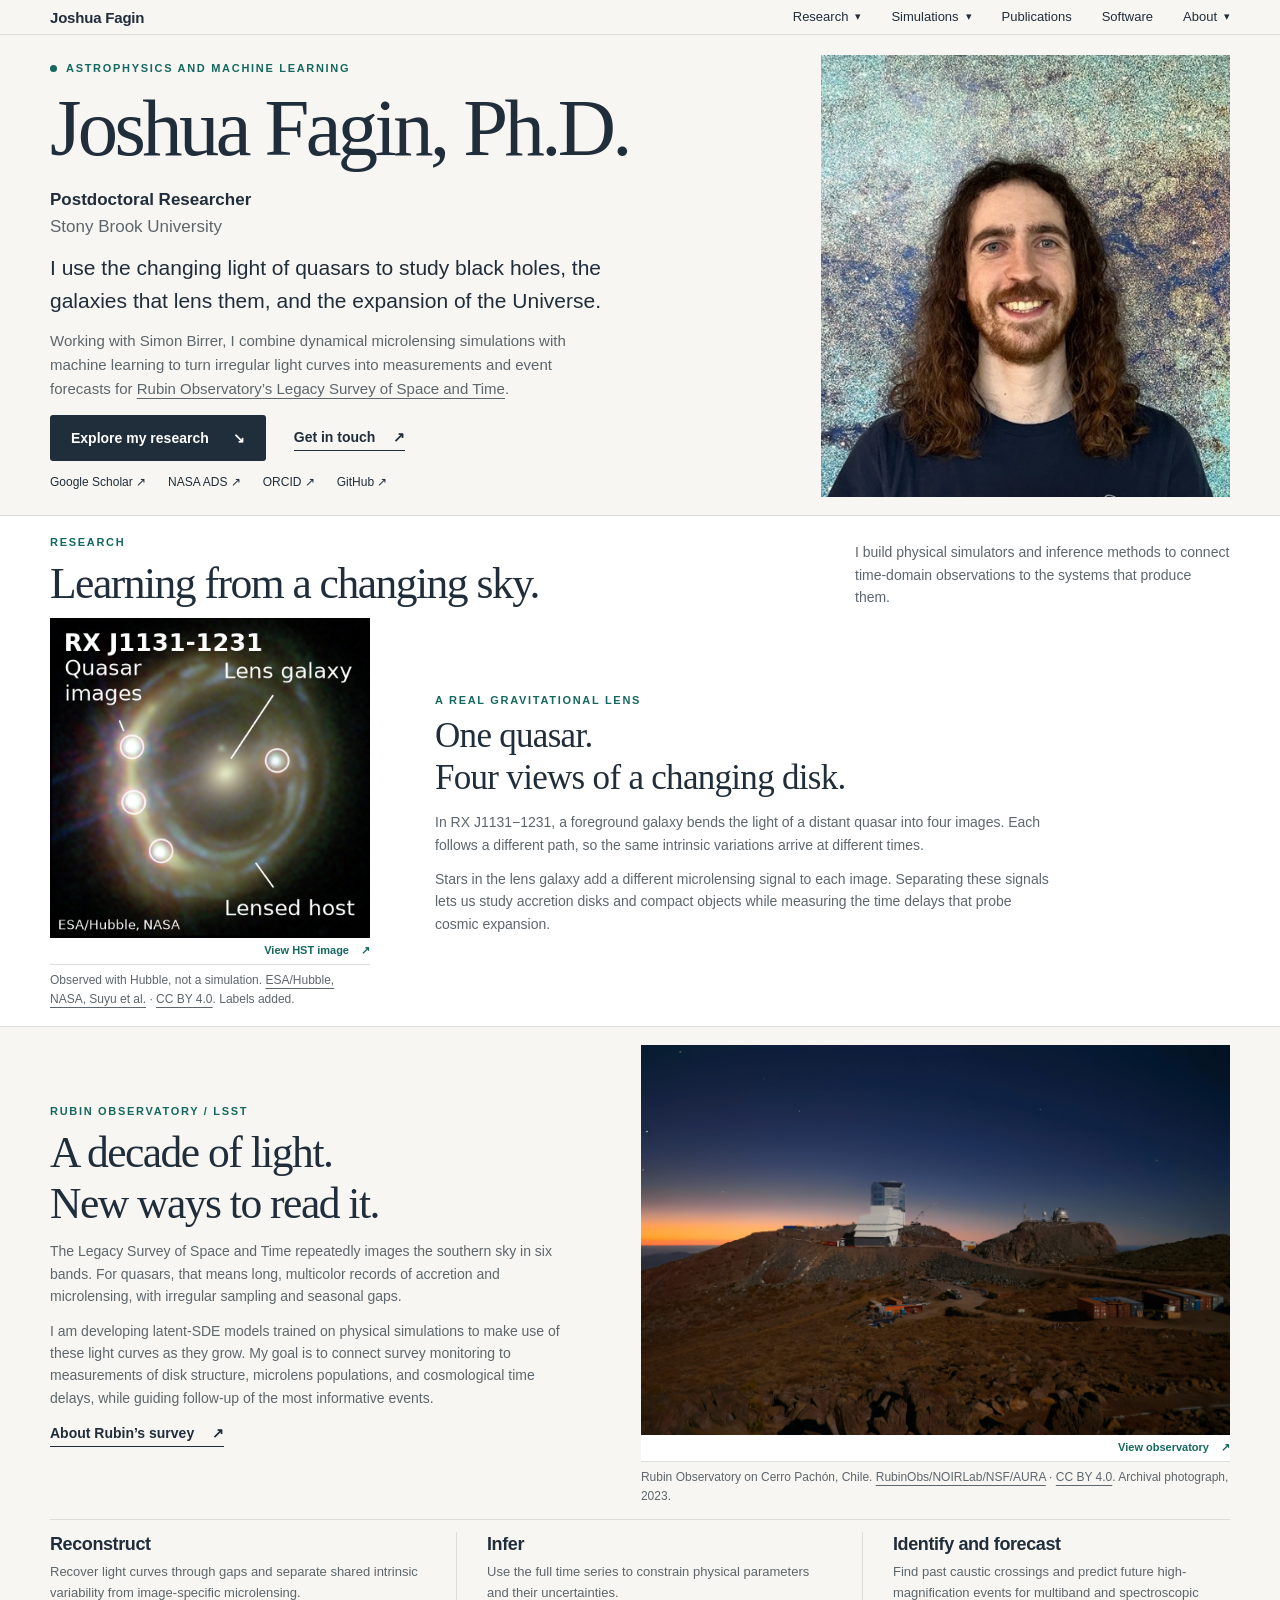
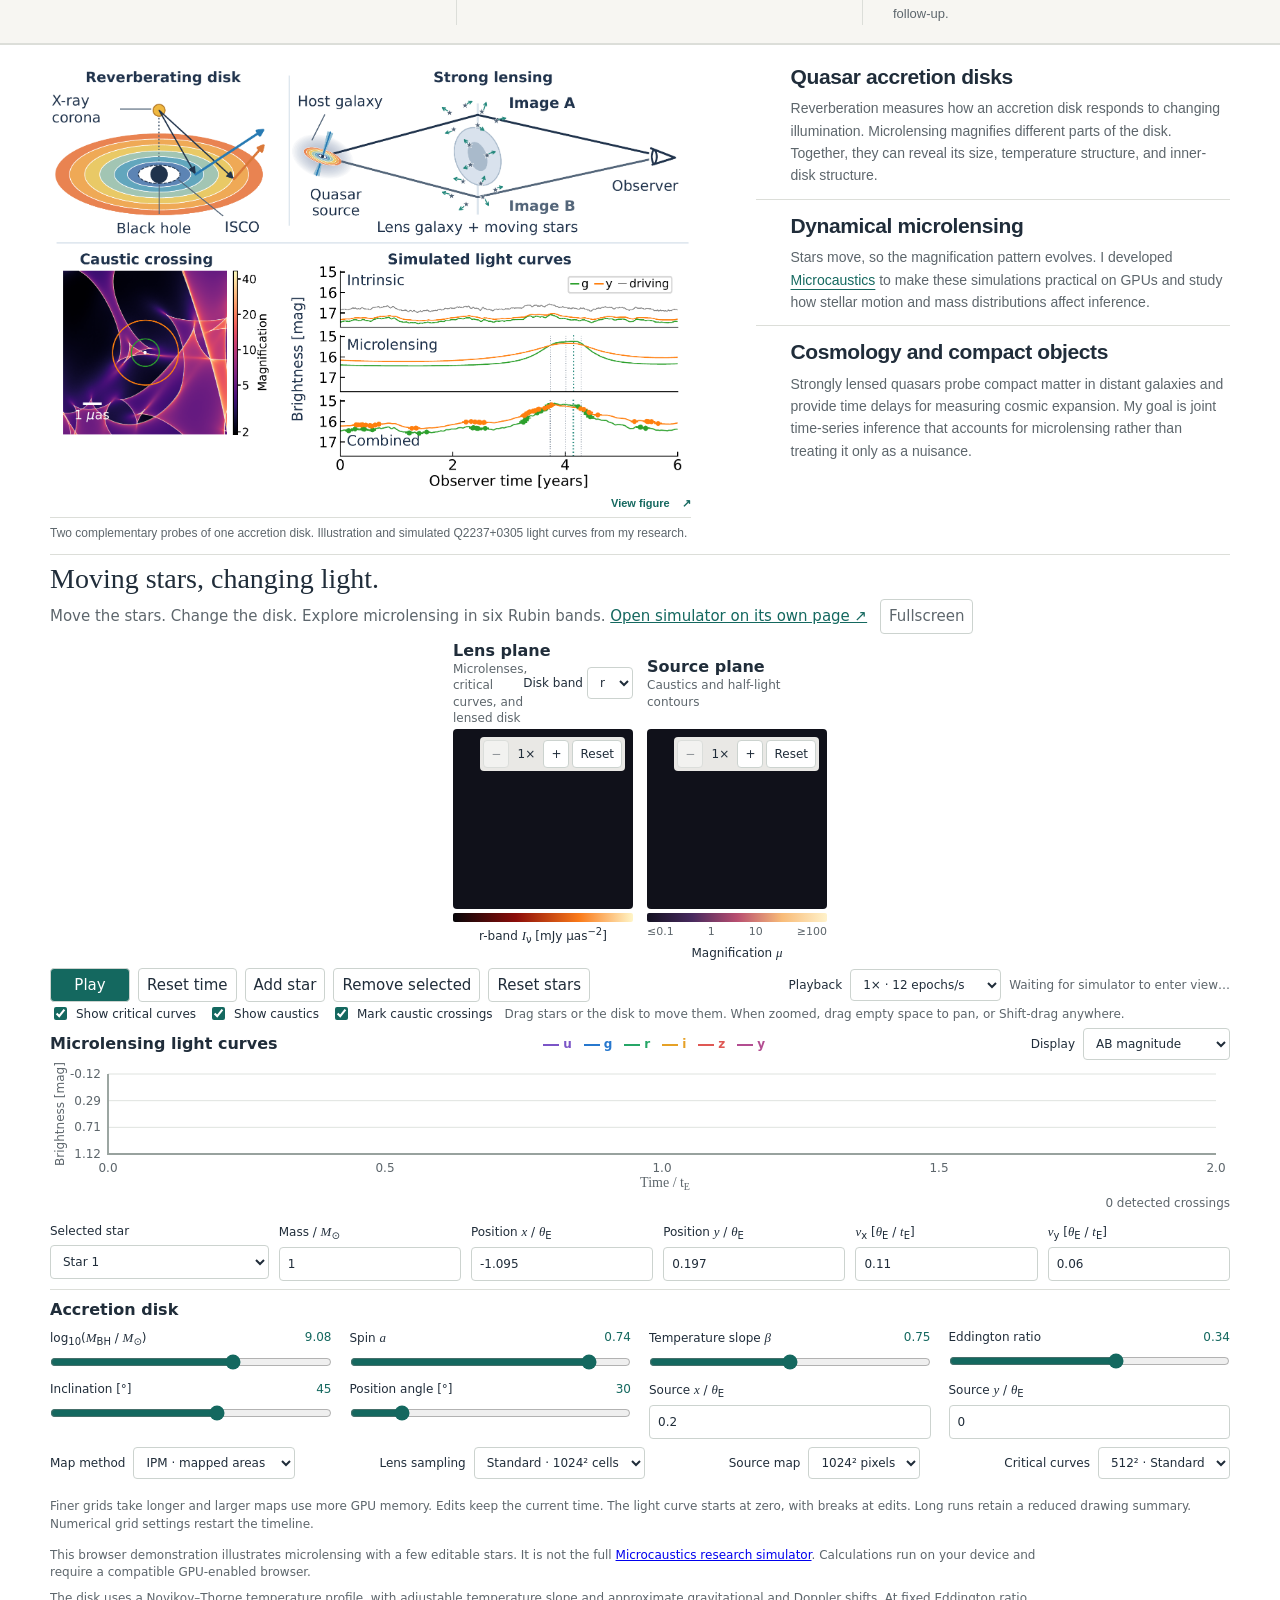
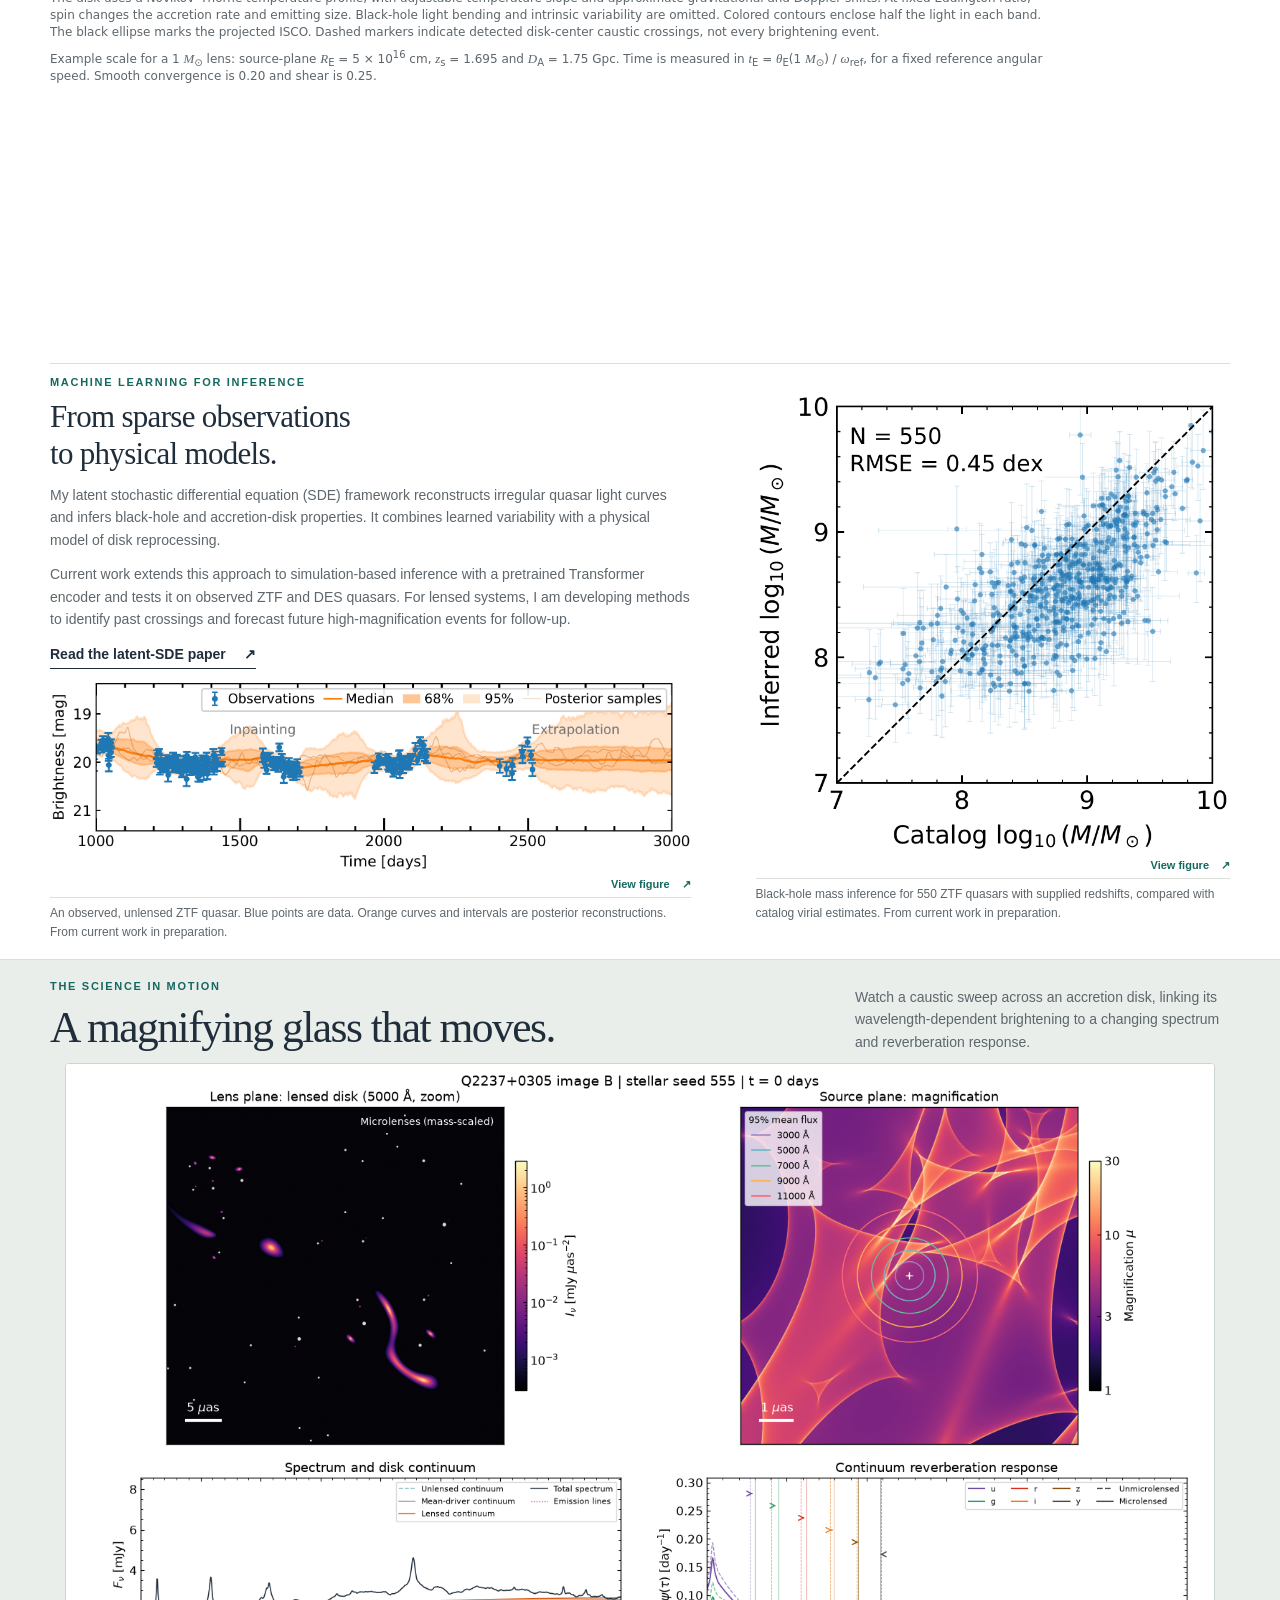
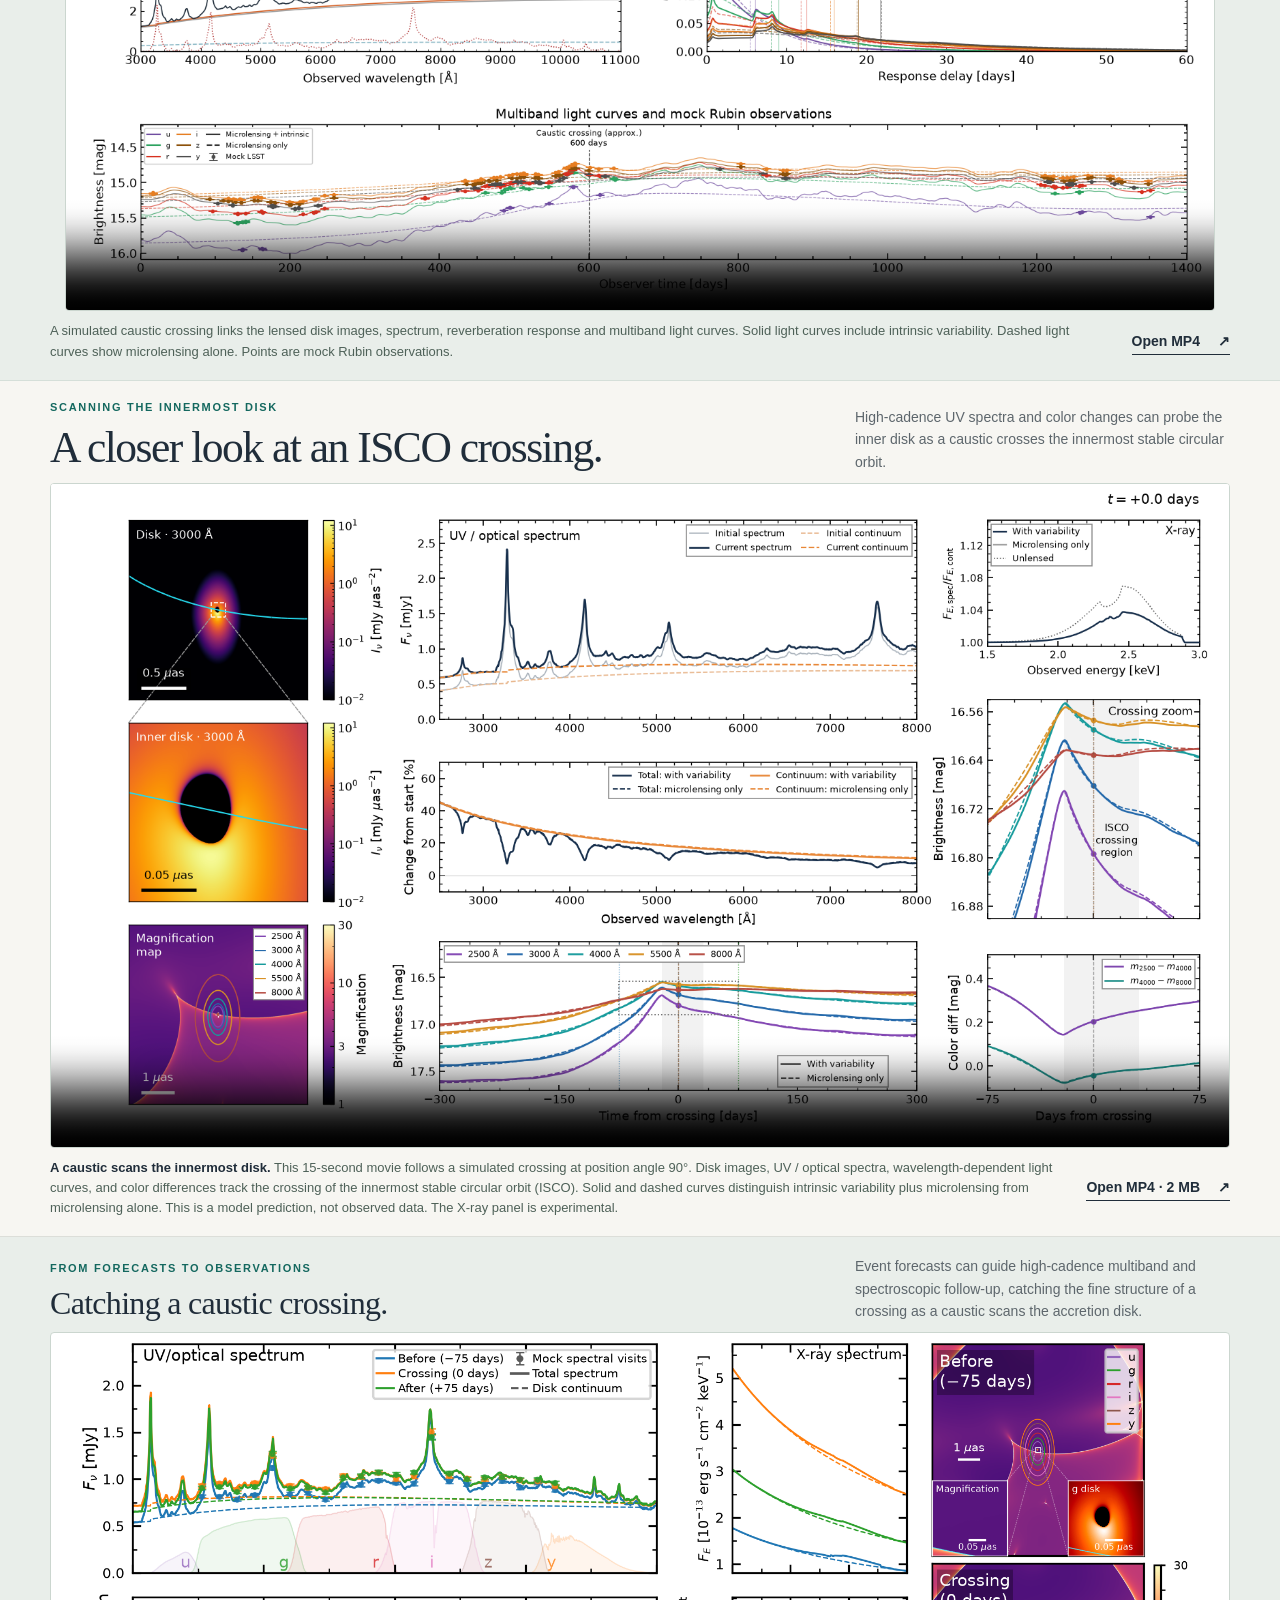
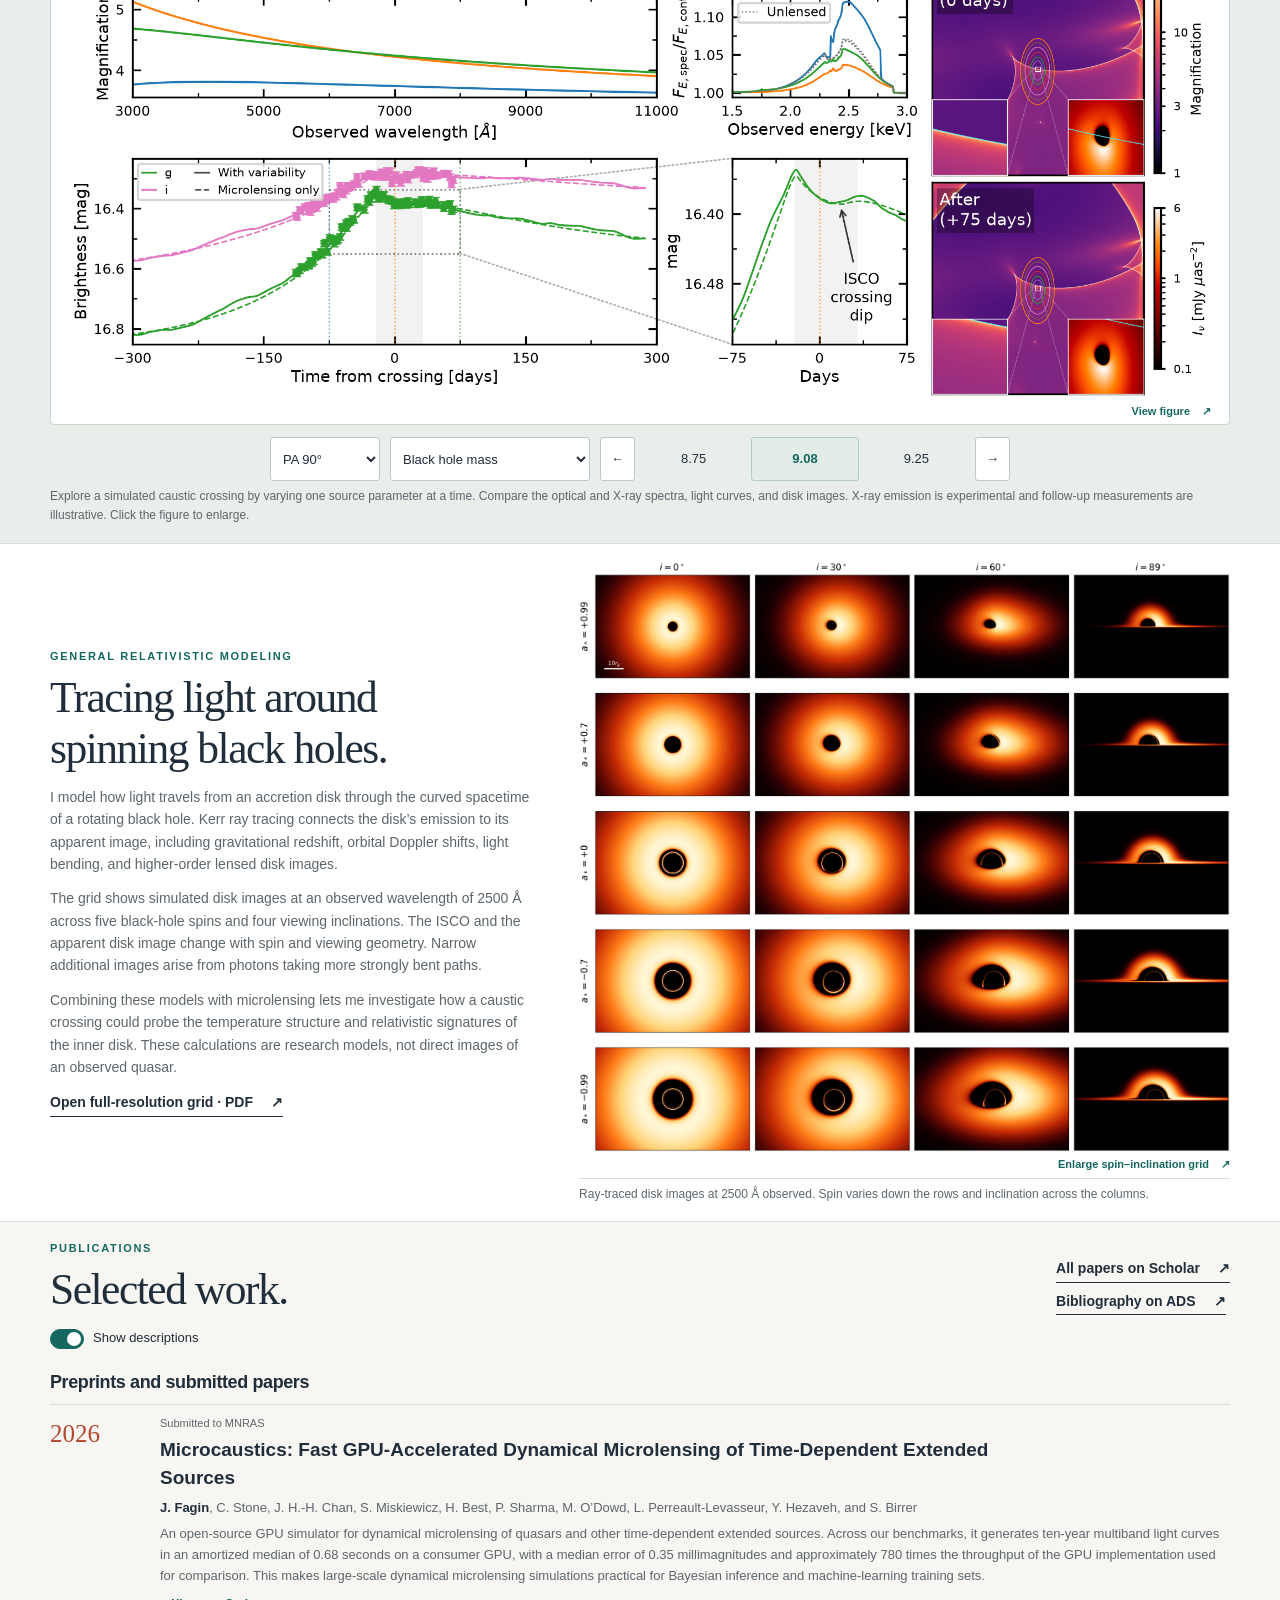
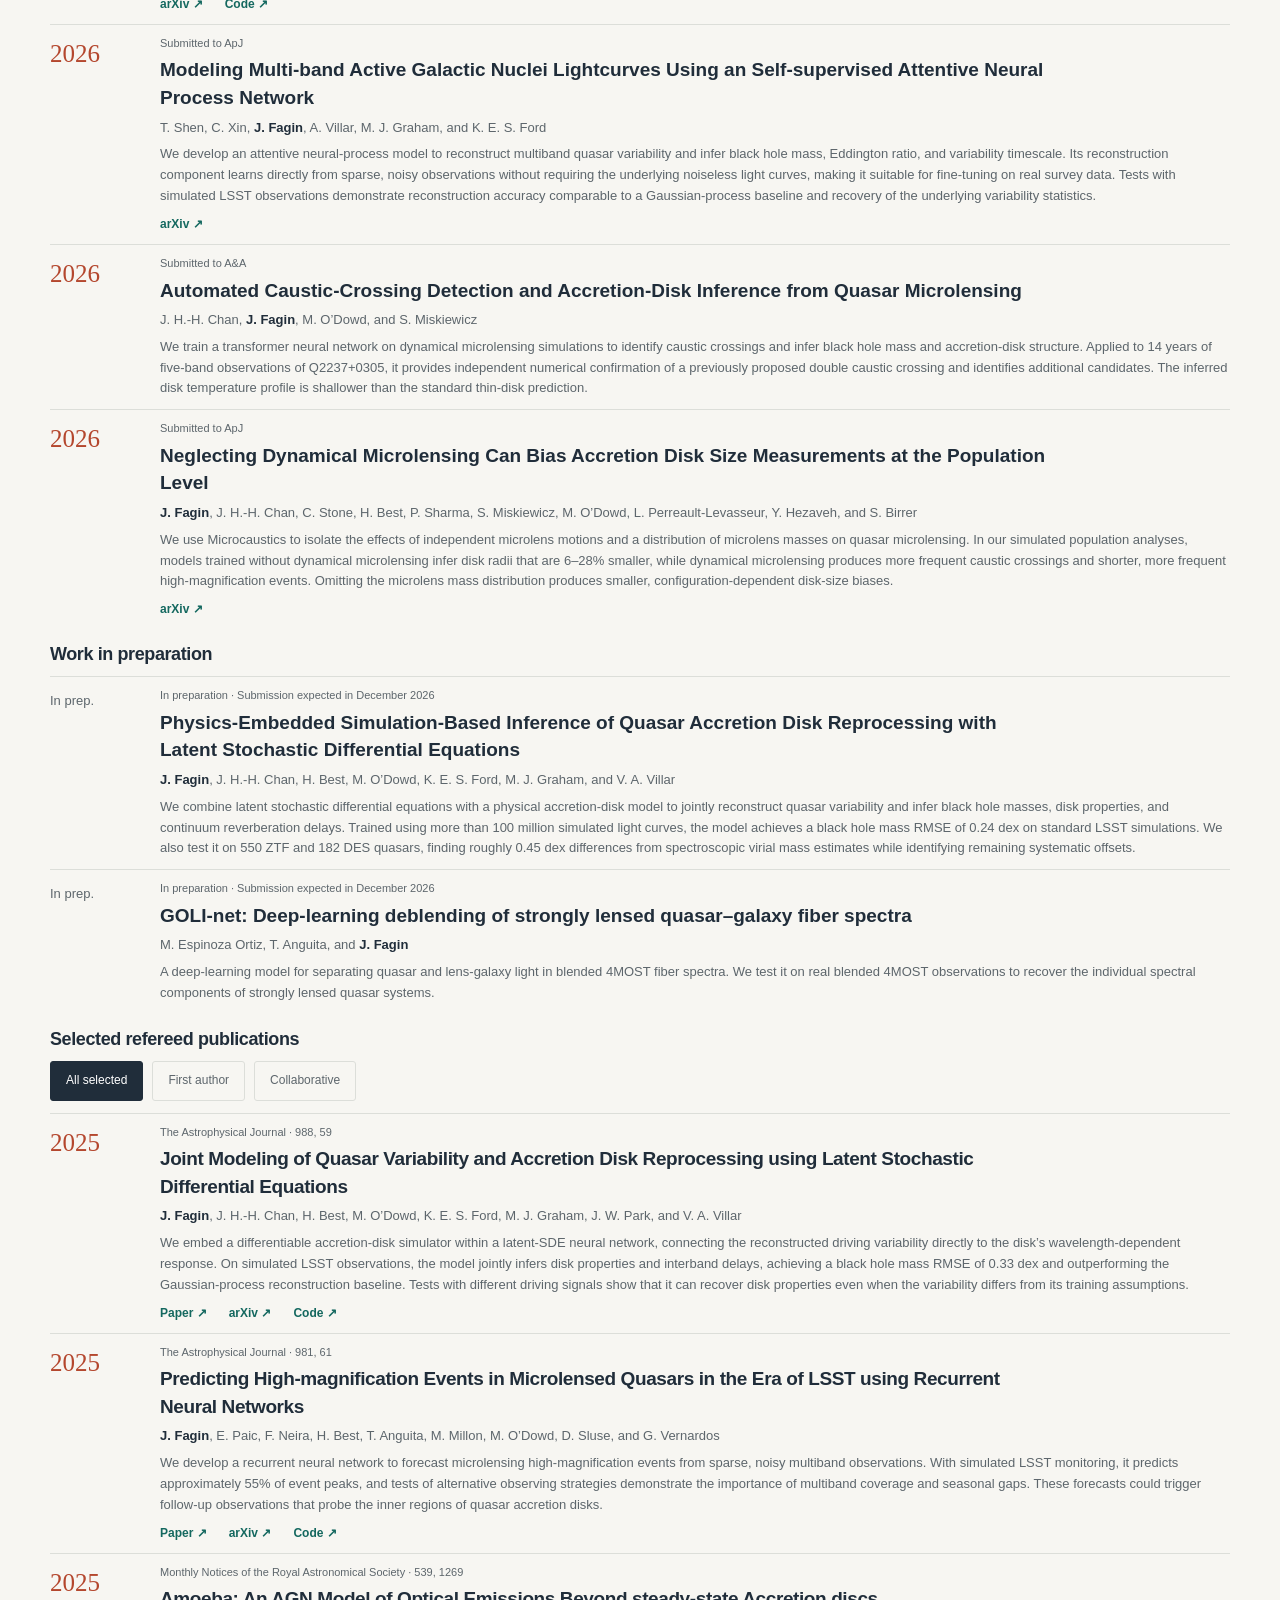
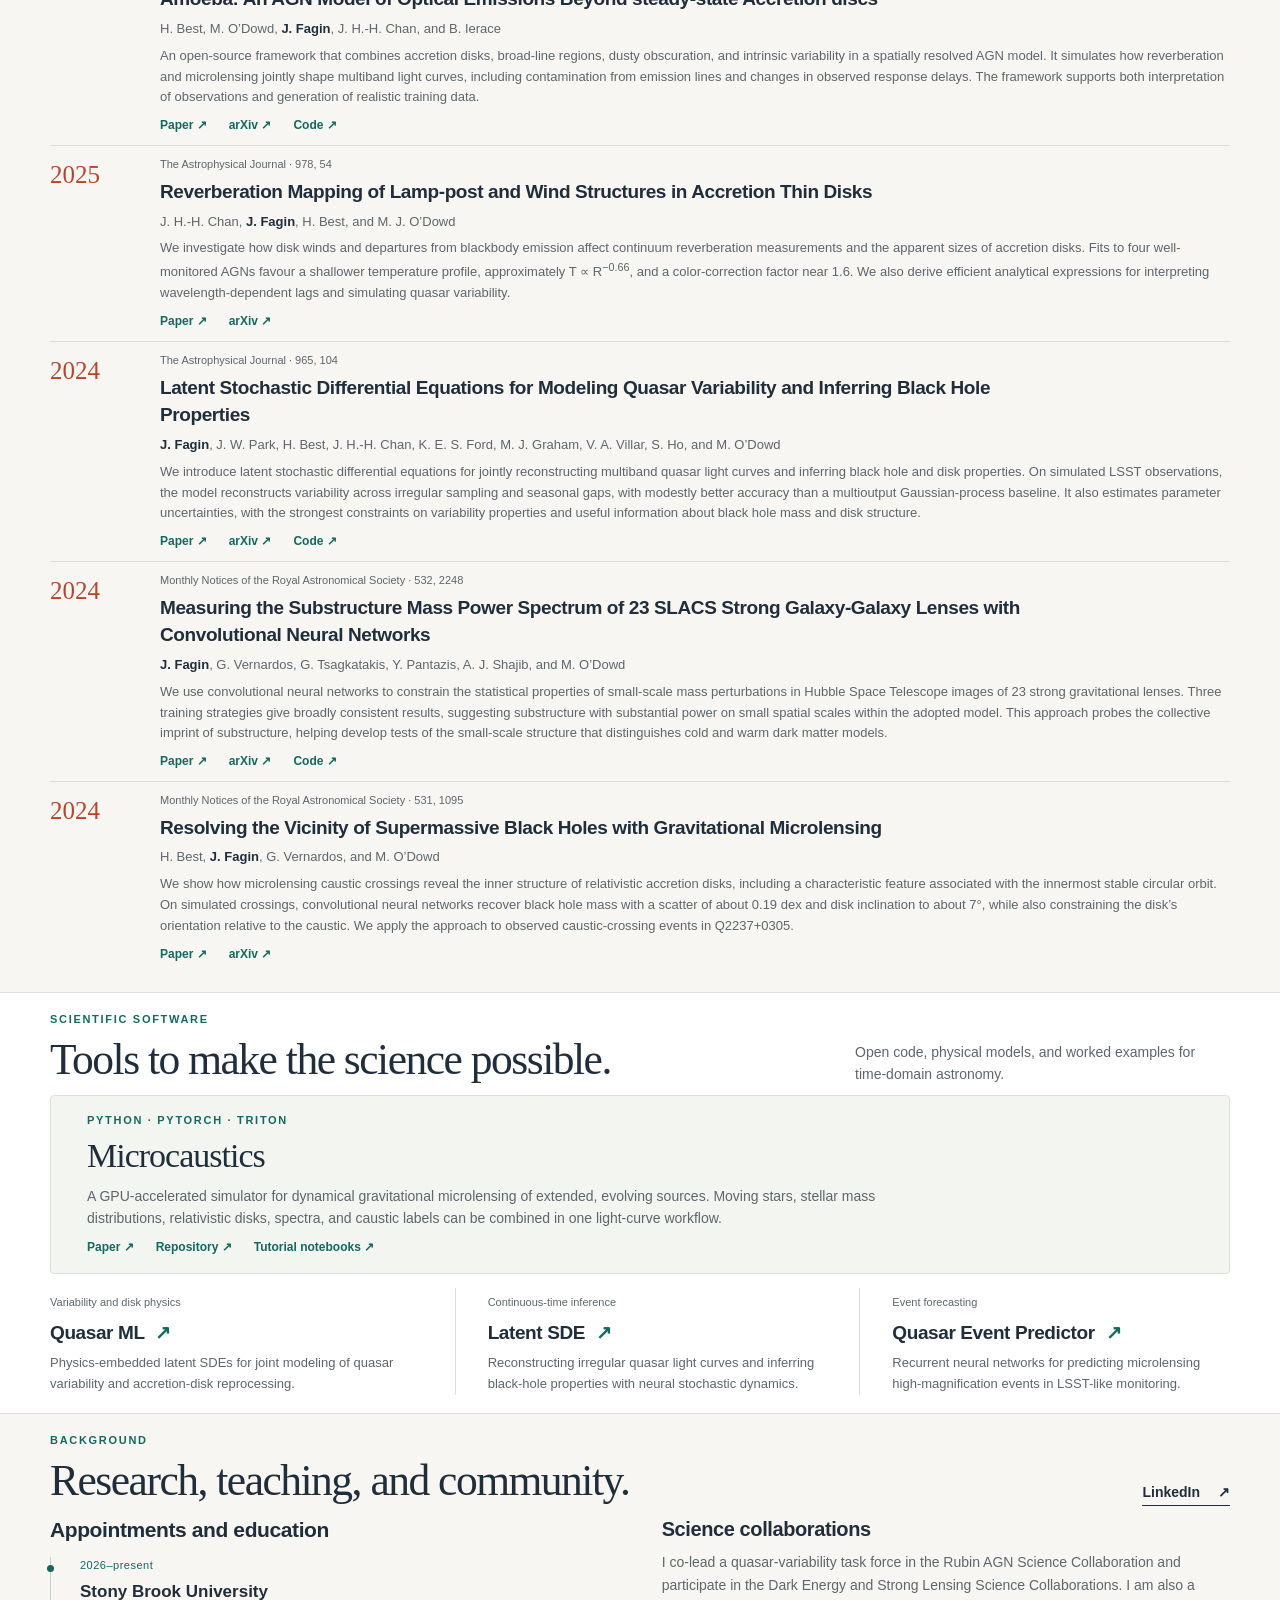
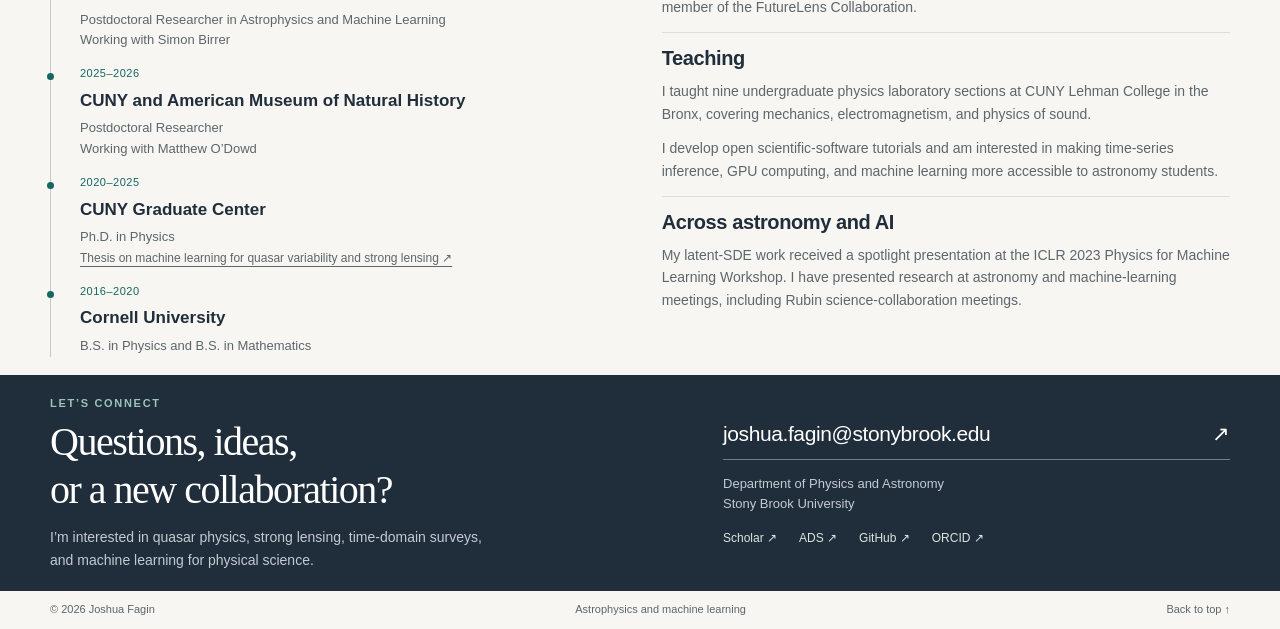
<file: index.html>
<!doctype html>
<html lang="en">
<head>
  <meta charset="utf-8">
  <meta name="viewport" content="width=device-width, initial-scale=1">
  <meta name="description" content="Joshua Fagin is a postdoctoral researcher at Stony Brook University working on quasar variability, dynamical microlensing, and machine learning.">
  <meta name="theme-color" content="#f7f6f2">
  <meta property="og:type" content="website">
  <meta property="og:title" content="Joshua Fagin | Astrophysics and Machine Learning">
  <meta property="og:description" content="Using changing quasar light to study black holes, compact objects, and cosmology. Research, publications, and scientific software.">
  <meta property="og:image" content="https://jfagin.github.io/assets/joshua-fagin.jpg">
  <meta property="og:image:alt" content="Joshua Fagin in front of an astronomical image">
  <meta property="og:url" content="https://jfagin.github.io/">
  <link rel="canonical" href="https://jfagin.github.io/">
  <link rel="icon" href="assets/favicon.svg" type="image/svg+xml">
  <link rel="stylesheet" href="styles.css?v=20261105-figure-fit">
  <script src="script.js?v=20261104-science-movies" defer></script>
  <script src="simulator-embed.js?v=20261105-figure-fit" defer></script>
  <link rel="stylesheet" href="crossing.css?v=20261025-spins">
  <script src="crossing-data.js?v=20261025-spins" defer></script>
  <script src="crossing.js?v=20261025-spins" defer></script>
  <title>Joshua Fagin | Astrophysics and Machine Learning</title>
  <script type="application/ld+json">
  {
    "@context": "https://schema.org",
    "@type": "Person",
    "name": "Joshua Fagin",
    "url": "https://jfagin.github.io/",
    "jobTitle": "Postdoctoral Researcher in Astrophysics and Machine Learning",
    "affiliation": {"@type": "CollegeOrUniversity", "name": "Stony Brook University"},
    "email": "mailto:joshua.fagin@stonybrook.edu",
    "sameAs": ["https://scholar.google.com/citations?user=cvoJrPEAAAAJ", "https://orcid.org/0000-0001-8723-6136", "https://github.com/JFagin"],
    "knowsAbout": ["Gravitational microlensing", "Quasar variability", "Machine learning", "Time-delay cosmography"]
  }
  </script>
  <script type="application/ld+json">
  {
    "@context": "https://schema.org",
    "@type": "ScholarlyArticle",
    "name": "Modeling Multi-band Active Galactic Nuclei Lightcurves Using an Self-supervised Attentive Neural Process Network",
    "url": "https://arxiv.org/abs/2610.24195",
    "identifier": "arXiv:2610.24195",
    "author": [
      {"@type": "Person", "name": "Tzuken Shen"},
      {"@type": "Person", "name": "Chengcheng Xin"},
      {"@type": "Person", "name": "Joshua Fagin"},
      {"@type": "Person", "name": "Ashley Villar"},
      {"@type": "Person", "name": "Matthew J. Graham"},
      {"@type": "Person", "name": "K.E. Saavik Ford"}
    ],
    "creativeWorkStatus": "Submitted to ApJ"
  }
  </script>
</head>
<body>
  <a class="skip-link" href="#main">Skip to content</a>
  <header class="site-header">
    <div class="container header-inner">
      <a class="wordmark" href="#home" aria-label="Joshua Fagin, home">Joshua Fagin</a>
      <button class="menu-toggle" type="button" aria-expanded="false" aria-controls="site-nav" hidden>Menu <span aria-hidden="true">+</span></button>
      <nav id="site-nav" aria-label="Main navigation">
        <details class="nav-group">
          <summary>Research <span class="nav-chevron" aria-hidden="true">▾</span></summary>
          <div class="nav-dropdown">
            <a href="#research">Lensed quasars</a>
            <a href="#rubin">Rubin / LSST</a>
            <a href="#accretion-disks">Microlensing and accretion disks</a>
            <a href="#machine-learning">Machine learning</a>
            <a href="#general-relativity">General relativistic modeling</a>
          </div>
        </details>
        <details class="nav-group">
          <summary>Simulations <span class="nav-chevron" aria-hidden="true">▾</span></summary>
          <div class="nav-dropdown">
            <a href="#interactive-microlensing">Interactive microlensing</a>
            <a href="#in-motion">Microlensing spectra and responses</a>
            <a href="#isco-crossing">UV / ISCO crossing movie</a>
            <a href="#follow-up">Caustic crossings</a>
          </div>
        </details>
        <a href="#publications">Publications</a>
        <a href="#software">Software</a>
        <details class="nav-group">
          <summary>About <span class="nav-chevron" aria-hidden="true">▾</span></summary>
          <div class="nav-dropdown">
            <a href="#education">Appointments and education</a>
            <a href="#teaching-service">Teaching and service</a>
            <a href="#contact">Contact</a>
          </div>
        </details>
      </nav>
    </div>
  </header>

  <main id="main">
    <section class="hero container" id="home" aria-labelledby="hero-title">
      <div class="hero-copy">
        <p class="eyebrow"><span class="status-dot" aria-hidden="true"></span> Astrophysics and machine learning</p>
        <h1 id="hero-title">Joshua Fagin, Ph.D.</h1>
        <p class="position">Postdoctoral Researcher<br><span>Stony Brook University</span></p>
        <p class="hero-intro">I use the changing light of quasars to study black holes, the galaxies that lens them, and the expansion of the Universe.</p>
        <p class="hero-detail">Working with Simon Birrer, I combine dynamical microlensing simulations with machine learning to turn irregular light curves into measurements and event forecasts for <a href="#rubin">Rubin Observatory’s Legacy Survey of Space and Time</a>.</p>
        <div class="hero-actions">
          <a class="button button-primary" href="#research">Explore my research <span aria-hidden="true">↘</span></a>
          <a class="text-link" href="mailto:joshua.fagin@stonybrook.edu">Get in touch <span aria-hidden="true">↗</span></a>
        </div>
        <div class="profile-links" aria-label="Research profiles">
          <a href="https://scholar.google.com/citations?hl=en&amp;user=cvoJrPEAAAAJ">Google Scholar <span aria-hidden="true">↗</span></a>
          <a href="https://ui.adsabs.harvard.edu/search/q=author%3A%22Fagin%2C%20Joshua%22&amp;sort=date%20desc">NASA ADS <span aria-hidden="true">↗</span></a>
          <a href="https://orcid.org/0000-0001-8723-6136">ORCID <span aria-hidden="true">↗</span></a>
          <a href="https://github.com/JFagin">GitHub <span aria-hidden="true">↗</span></a>
        </div>
      </div>
      <figure class="portrait">
        <div class="portrait-frame"><img src="assets/joshua-fagin.jpg" alt="Joshua Fagin" width="529" height="529" fetchpriority="high"></div>
      </figure>
    </section>

    <section class="research section" id="research" aria-labelledby="research-title">
      <div class="container">
        <div class="section-heading">
          <div><p class="eyebrow">Research</p><h2 id="research-title">Learning from a changing sky.</h2></div>
          <p>I build physical simulators and inference methods to connect time-domain observations to the systems that produce them.</p>
        </div>

        <article class="real-lens-feature" aria-labelledby="real-lens-title">
          <figure class="science-figure real-lens-figure">
            <a href="assets/rx-j1131-hst.png" class="figure-link" data-figure data-title="RX J1131−1231, one quasar and four images" data-caption="Hubble Space Telescope observations of RX J1131−1231. Four images of the same quasar surround the foreground lens galaxy, with the quasar's host galaxy stretched into arcs. Image from ESA/Hubble, NASA, Suyu et al., CC BY 4.0. Labels and circles added for my proposal.">
              <img src="assets/rx-j1131-hst.png" alt="Labeled Hubble image of RX J1131−1231 showing four quasar images, the central foreground lens galaxy, and the lensed host-galaxy arcs" width="418" height="418" loading="lazy">
              <span class="enlarge-label">View HST image <span aria-hidden="true">↗</span></span>
            </a>
            <figcaption>Observed with Hubble, not a simulation. <a href="https://esahubble.org/images/heic1702d/">ESA/Hubble, NASA, Suyu et al.</a> · <a href="https://creativecommons.org/licenses/by/4.0/">CC BY 4.0</a>. Labels added.</figcaption>
          </figure>
          <div class="feature-copy">
            <p class="eyebrow">A real gravitational lens</p>
            <h3 id="real-lens-title">One quasar.<br>Four views of a changing disk.</h3>
            <p>In RX J1131−1231, a foreground galaxy bends the light of a distant quasar into four images. Each follows a different path, so the same intrinsic variations arrive at different times.</p>
            <p>Stars in the lens galaxy add a different microlensing signal to each image. Separating these signals lets us study accretion disks and compact objects while measuring the time delays that probe cosmic expansion.</p>
          </div>
        </article>

      </div>
    </section>

    <section class="rubin-section section" id="rubin" aria-labelledby="rubin-title">
      <div class="container">
        <div class="rubin-feature">
          <div class="feature-copy">
            <p class="eyebrow">Rubin Observatory / LSST</p>
            <h2 id="rubin-title">A decade of light.<br>New ways to read it.</h2>
            <p>The Legacy Survey of Space and Time repeatedly images the southern sky in six bands. For quasars, that means long, multicolor records of accretion and microlensing, with irregular sampling and seasonal gaps.</p>
            <p>I am developing latent-SDE models trained on physical simulations to make use of these light curves as they grow. My goal is to connect survey monitoring to measurements of disk structure, microlens populations, and cosmological time delays, while guiding follow-up of the most informative events.</p>
            <a class="text-link" href="https://rubinobservatory.org/explore/how-rubin-works/lsst">About Rubin’s survey <span aria-hidden="true">↗</span></a>
          </div>
          <figure class="science-figure rubin-photo">
            <a href="assets/rubin-observatory.jpg" class="figure-link" data-figure data-title="Vera C. Rubin Observatory" data-caption="Rubin Observatory on Cerro Pachón, Chile, at twilight. Archival observatory photograph released in 2023, not a rendering. Credit to RubinObs/NOIRLab/NSF/AURA, CC BY 4.0. Original photograph unchanged.">
              <img src="assets/rubin-observatory.jpg" alt="Vera C. Rubin Observatory on Cerro Pachón beneath a blue and orange twilight sky" width="4928" height="3264" loading="lazy">
              <span class="enlarge-label">View observatory <span aria-hidden="true">↗</span></span>
            </a>
            <figcaption>Rubin Observatory on Cerro Pachón, Chile. <a href="https://noirlab.edu/public/images/noirlab2327c/">RubinObs/NOIRLab/NSF/AURA</a> · <a href="https://creativecommons.org/licenses/by/4.0/">CC BY 4.0</a>. Archival photograph, 2023.</figcaption>
          </figure>
        </div>
        <div class="rubin-goals" aria-label="My research goals for Rubin light curves">
          <article><h3>Reconstruct</h3><p>Recover light curves through gaps and separate shared intrinsic variability from image-specific microlensing.</p></article>
          <article><h3>Infer</h3><p>Use the full time series to constrain physical parameters and their uncertainties.</p></article>
          <article><h3>Identify and forecast</h3><p>Find past caustic crossings and predict future high-magnification events for multiband and spectroscopic follow-up.</p></article>
        </div>
      </div>
    </section>

    <section class="research section research-details" id="accretion-disks" aria-label="Microlensing and machine-learning methods">
      <div class="container">
        <div class="research-overview">
          <figure class="science-figure overview-figure">
            <a href="assets/lensing-and-reverberation.png" class="figure-link" data-figure data-title="Reverberation and gravitational microlensing" data-caption="Physical Q2237+0305 image-A simulation. Intrinsic disk variability and dynamical microlensing combine to produce the observed light curve. The plotted observations are simulated Rubin visits, not real data.">
              <img src="assets/lensing-and-reverberation.png" alt="Diagram connecting a reverberating black-hole accretion disk, a foreground lens galaxy with moving stars, and simulated quasar light curves" width="1847" height="1217" loading="lazy">
              <span class="enlarge-label">View figure <span aria-hidden="true">↗</span></span>
            </a>
            <figcaption>Two complementary probes of one accretion disk. Illustration and simulated Q2237+0305 light curves from my research.</figcaption>
          </figure>
          <div class="research-topics">
            <article>
              <h3>Quasar accretion disks</h3>
              <p>Reverberation measures how an accretion disk responds to changing illumination. Microlensing magnifies different parts of the disk. Together, they can reveal its size, temperature structure, and inner-disk structure.</p>
            </article>
            <article>
              <h3>Dynamical microlensing</h3>
              <p>Stars move, so the magnification pattern evolves. I developed <a href="#microcaustics">Microcaustics</a> to make these simulations practical on GPUs and study how stellar motion and mass distributions affect inference.</p>
            </article>
            <article>
              <h3>Cosmology and compact objects</h3>
              <p>Strongly lensed quasars probe compact matter in distant galaxies and provide time delays for measuring cosmic expansion. My goal is joint time-series inference that accounts for microlensing rather than treating it only as a nuisance.</p>
            </article>
          </div>
        </div>

        <div class="simulator-embed" id="interactive-microlensing">
          <iframe id="microlensing-frame" title="Interactive dynamical microlensing simulator" src="microlensing/index.html?embed=1&amp;v=20261105-figure-fit" loading="lazy" allow="fullscreen" allowfullscreen width="1160" height="1450"></iframe>
        </div>

        <article class="model-feature" id="machine-learning">
          <div class="feature-copy">
            <p class="eyebrow">Machine learning for inference</p>
            <h3>From sparse observations<br>to physical models.</h3>
            <p>My latent stochastic differential equation (SDE) framework reconstructs irregular quasar light curves and infers black-hole and accretion-disk properties. It combines learned variability with a physical model of disk reprocessing.</p>
            <p>Current work extends this approach to simulation-based inference with a pretrained Transformer encoder and tests it on observed ZTF and DES quasars. For lensed systems, I am developing methods to identify past crossings and forecast future high-magnification events for follow-up.</p>
            <a class="text-link" href="https://doi.org/10.3847/1538-4357/addabc">Read the latent-SDE paper <span aria-hidden="true">↗</span></a>
          </div>
          <figure class="science-figure reconstruction-figure">
            <a href="assets/quasar-reconstruction.png" class="figure-link" data-figure data-title="Reconstructing an observed quasar light curve" data-caption="An unlensed ZTF r-band example from work in preparation. Blue points are observations. Orange curves and intervals show the model's posterior reconstruction, including gaps and extrapolation.">
              <img src="assets/quasar-reconstruction.png" alt="Observed ZTF quasar light curve with latent-SDE posterior samples and uncertainty intervals for inpainting and extrapolation" width="1827" height="545" loading="lazy">
              <span class="enlarge-label">View figure <span aria-hidden="true">↗</span></span>
            </a>
            <figcaption>An observed, unlensed ZTF quasar. Blue points are data. Orange curves and intervals are posterior reconstructions. From current work in preparation.</figcaption>
          </figure>
          <figure class="science-figure mass-figure">
            <a href="assets/ztf-mass-predictions.png" class="figure-link" data-figure data-title="Black-hole mass inference from ZTF light curves" data-caption="Black-hole masses inferred for 550 observed ZTF quasars with supplied redshifts, compared with catalog virial mass estimates. The dashed line marks equality. The reported RMSE is 0.45 dex. From current work in preparation.">
              <img src="assets/ztf-mass-predictions.png" alt="Black-hole masses inferred for 550 ZTF quasars versus catalog virial estimates, with error bars, an equality line, and RMSE of 0.45 dex" width="795" height="770" loading="lazy">
              <span class="enlarge-label">View figure <span aria-hidden="true">↗</span></span>
            </a>
            <figcaption>Black-hole mass inference for 550 ZTF quasars with supplied redshifts, compared with catalog virial estimates. From current work in preparation.</figcaption>
          </figure>
        </article>
      </div>
    </section>

    <section class="in-motion section" id="in-motion" aria-labelledby="motion-title">
      <div class="container">
        <div class="section-heading">
          <div><p class="eyebrow">The science in motion</p><h2 id="motion-title">A magnifying glass that moves.</h2></div>
          <p>Watch a caustic sweep across an accretion disk, linking its wavelength-dependent brightening to a changing spectrum and reverberation response.</p>
        </div>
        <figure class="animation-figure" id="animation-combined">
          <div class="animation-surface animation-video-surface">
            <video id="combined-video" controls playsinline preload="none" poster="assets/microlensing-seed555-forward-60d-poster.png" width="1600" height="1180" data-science-video data-video-name="Microlensing spectra and responses" aria-label="Simulated caustic crossing with lensed disk images, a moving magnification map, spectrum, continuum reverberation response and multiband light curves" aria-describedby="combined-caption">
              <source src="assets/microlensing-seed555-forward-60d-15s.mp4" type="video/mp4">
              <p>Your browser does not support embedded video. <a href="assets/microlensing-seed555-forward-60d-15s.mp4">Open the MP4 movie</a>.</p>
            </video>
          </div>
          <div class="animation-bottom">
              <figcaption id="combined-caption">A simulated caustic crossing links the lensed disk images, spectrum, reverberation response and multiband light curves. Solid light curves include intrinsic variability. Dashed light curves show microlensing alone. Points are mock Rubin observations.</figcaption>
            <a class="text-link" href="assets/microlensing-seed555-forward-60d-15s.mp4">Open MP4 <span aria-hidden="true">↗</span></a>
          </div>
          <p class="animation-note" data-video-error role="status" hidden>The embedded movie could not play. <a href="assets/microlensing-seed555-forward-60d-15s.mp4">Open the MP4 directly</a> or <a href="assets/microlensing-seed555-forward-60d-poster.png">view the still figure</a>.</p>
        </figure>
        <p class="sr-only" id="animation-status" role="status"></p>
      </div>
    </section>

    <section class="isco-section section" id="isco-crossing" aria-labelledby="isco-title">
      <div class="container">
        <div class="section-heading">
          <div><p class="eyebrow">Scanning the innermost disk</p><h2 id="isco-title">A closer look at an ISCO crossing.</h2></div>
          <p>High-cadence UV spectra and color changes can probe the inner disk as a caustic crosses the innermost stable circular orbit.</p>
        </div>
        <figure class="animation-figure" id="animation-isco">
          <div class="animation-surface animation-video-surface">
            <video id="isco-video" controls playsinline preload="none" poster="assets/isco-crossing-pa90-uv-colors-poster.png" width="1728" height="972" data-science-video data-video-name="UV and ISCO crossing" aria-label="Fifteen-second simulated caustic crossing showing ultraviolet spectra, disk images, light curves and color differences" aria-describedby="isco-caption">
              <source src="assets/isco-crossing-pa90-uv-colors-15s.mp4" type="video/mp4">
              <p>Your browser does not support embedded video. <a href="assets/isco-crossing-pa90-uv-colors-15s.mp4">Open the MP4 movie</a>.</p>
            </video>
          </div>
          <div class="animation-bottom">
            <figcaption id="isco-caption"><strong>A caustic scans the innermost disk.</strong> This 15-second movie follows a simulated crossing at position angle 90°. Disk images, UV / optical spectra, wavelength-dependent light curves, and color differences track the crossing of the innermost stable circular orbit (ISCO). Solid and dashed curves distinguish intrinsic variability plus microlensing from microlensing alone. This is a model prediction, not observed data. The X-ray panel is experimental.</figcaption>
            <a class="text-link" href="assets/isco-crossing-pa90-uv-colors-15s.mp4">Open MP4 · 2 MB <span aria-hidden="true">↗</span></a>
          </div>
          <p id="isco-video-error" class="animation-note" data-video-error role="status" hidden>The embedded movie could not play. You can <a href="assets/isco-crossing-pa90-uv-colors-15s.mp4">open the MP4 directly</a> or <a href="assets/isco-crossing-pa90-uv-colors-poster.png">view the still figure</a>.</p>
        </figure>
      </div>
    </section>

    <section class="in-motion section crossing-section" aria-label="Explore caustic-crossing parameters">
      <div class="container">
        <article class="follow-up-feature" id="follow-up" aria-labelledby="follow-up-title">
          <div class="section-heading">
            <div><p class="eyebrow">From forecasts to observations</p><h3 id="follow-up-title">Catching a caustic crossing.</h3></div>
            <p>Event forecasts can guide high-cadence multiband and spectroscopic follow-up, catching the fine structure of a crossing as a caustic scans the accretion disk.</p>
          </div>
          <figure class="science-figure crossing-explorer">
            <a id="crossing-figure" href="assets/crossing/pa90/reference.png" class="figure-link" data-figure data-title="Caustic crossing at position angle 90°" data-caption="Simulated optical and X-ray spectra, light curves, and magnification maps. X-ray emission is experimental and follow-up measurements are illustrative, not observations.">
              <img id="crossing-image" src="assets/crossing/pa90/reference.png" alt="Simulated caustic crossing at position angle 90 degrees with optical and X-ray spectra, light curves and magnification maps" width="2068" height="1194" loading="lazy">
              <span class="enlarge-label">View figure <span aria-hidden="true">↗</span></span>
            </a>
            <div class="crossing-controls" id="crossing-controls" hidden>
              <label class="sr-only" for="crossing-orientation">Reference position angle</label>
              <select id="crossing-orientation" title="Reference position angle for the parameter series"><option value="0">PA 0°</option><option value="90" selected>PA 90°</option></select>
              <label class="sr-only" for="crossing-parameter">Source parameter</label>
              <select id="crossing-parameter">
                <option value="mass">Black hole mass</option><option value="spin">Black hole spin</option>
                <option value="slope">Temperature slope</option><option value="inclination">Disk inclination</option>
                <option value="angle">Position angle</option><option value="corona">Corona width</option>
              </select>
              <div class="crossing-navigation">
                <button id="crossing-previous" type="button" aria-label="Previous parameter value">←</button>
                <div id="crossing-values" role="group" aria-label="Simulated values"></div>
                <button id="crossing-next" type="button" aria-label="Next parameter value">→</button>
              </div>
            </div>
            <figcaption>Explore a simulated caustic crossing by varying one source parameter at a time. Compare the optical and X-ray spectra, light curves, and disk images. X-ray emission is experimental and follow-up measurements are illustrative. Click the figure to enlarge.</figcaption>
            <p id="crossing-status" class="sr-only" role="status" aria-live="polite"></p>
            <p id="crossing-error" role="alert" hidden></p>
          </figure>
        </article>
      </div>
    </section>

    <section class="gr-section section" id="general-relativity" aria-labelledby="gr-title">
      <div class="container gr-feature">
        <div class="feature-copy">
          <p class="eyebrow">General relativistic modeling</p>
          <h2 id="gr-title">Tracing light around<br>spinning black holes.</h2>
          <p>I model how light travels from an accretion disk through the curved spacetime of a rotating black hole. Kerr ray tracing connects the disk’s emission to its apparent image, including gravitational redshift, orbital Doppler shifts, light bending, and higher-order lensed disk images.</p>
          <p>The grid shows simulated disk images at an observed wavelength of 2500 Å across five black-hole spins and four viewing inclinations. The ISCO and the apparent disk image change with spin and viewing geometry. Narrow additional images arise from photons taking more strongly bent paths.</p>
          <p>Combining these models with microlensing lets me investigate how a caustic crossing could probe the temperature structure and relativistic signatures of the inner disk. These calculations are research models, not direct images of an observed quasar.</p>
          <a class="text-link" href="assets/spin-inclination-cinematic-v3.pdf">Open full-resolution grid · PDF <span aria-hidden="true">↗</span></a>
        </div>
        <figure class="science-figure gr-figure">
          <a href="assets/spin-inclination-cinematic-v3.png" class="figure-link" data-figure data-title="Relativistic disk images across spin and inclination" data-caption="Ray-traced disk images at an observed wavelength of 2500 Å. Rows vary spin from +0.99 to −0.99. Columns vary inclination from 0° to 89°.">
            <img src="assets/spin-inclination-cinematic-v3.png" alt="Twenty ray-traced accretion-disk images across five spin values from positive 0.99 to negative 0.99 and inclinations of 0, 30, 60 and 89 degrees, with a ten-gravitational-radius scale bar in the top-left panel" width="3332" height="3023" loading="lazy">
            <span class="enlarge-label">Enlarge spin–inclination grid <span aria-hidden="true">↗</span></span>
          </a>
          <figcaption>Ray-traced disk images at 2500 Å observed. Spin varies down the rows and inclination across the columns.</figcaption>
        </figure>
      </div>
    </section>

    <section class="publications section container" id="publications" aria-labelledby="publications-title">
      <div class="section-heading">
        <div><p class="eyebrow">Publications</p><h2 id="publications-title">Selected work.</h2></div>
        <div class="section-links"><a class="text-link" href="https://scholar.google.com/citations?hl=en&amp;user=cvoJrPEAAAAJ">All papers on Scholar <span aria-hidden="true">↗</span></a><a class="text-link" href="https://ui.adsabs.harvard.edu/search/q=author%3A%22Fagin%2C%20Joshua%22&amp;sort=date%20desc">Bibliography on ADS <span aria-hidden="true">↗</span></a></div>
      </div>
      <label class="publication-description-toggle" hidden>
        <input id="publication-descriptions" type="checkbox" role="switch" checked>
        Show descriptions
      </label>
      <section class="ongoing-work" aria-labelledby="manuscripts-title">
        <h3 id="manuscripts-title">Preprints and submitted papers</h3>
        <ol class="publication-list">
          <li>
            <div class="publication-year">2026</div><article><p class="publication-venue">Submitted to MNRAS</p><h4><a href="https://arxiv.org/abs/2610.19703">Microcaustics: Fast GPU-Accelerated Dynamical Microlensing of Time-Dependent Extended Sources</a></h4><p class="publication-authors"><strong>J. Fagin</strong>, C. Stone, J. H.-H. Chan, S. Miskiewicz, H. Best, P. Sharma, M. O’Dowd, L. Perreault-Levasseur, Y. Hezaveh, and S. Birrer</p><p>An open-source GPU simulator for dynamical microlensing of quasars and other time-dependent extended sources. Across our benchmarks, it generates ten-year multiband light curves in an amortized median of 0.68 seconds on a consumer GPU, with a median error of 0.35 millimagnitudes and approximately 780 times the throughput of the GPU implementation used for comparison. This makes large-scale dynamical microlensing simulations practical for Bayesian inference and machine-learning training sets.</p><div class="paper-links"><a href="https://arxiv.org/abs/2610.19703">arXiv ↗</a><a href="https://github.com/JFagin/microcaustics">Code ↗</a></div></article>
          </li>
          <li>
            <div class="publication-year">2026</div><article><p class="publication-venue">Submitted to ApJ</p><h4><a href="https://arxiv.org/abs/2610.24195">Modeling Multi-band Active Galactic Nuclei Lightcurves Using an Self-supervised Attentive Neural Process Network</a></h4><p class="publication-authors">T. Shen, C. Xin, <strong>J. Fagin</strong>, A. Villar, M. J. Graham, and K. E. S. Ford</p><p>We develop an attentive neural-process model to reconstruct multiband quasar variability and infer black hole mass, Eddington ratio, and variability timescale. Its reconstruction component learns directly from sparse, noisy observations without requiring the underlying noiseless light curves, making it suitable for fine-tuning on real survey data. Tests with simulated LSST observations demonstrate reconstruction accuracy comparable to a Gaussian-process baseline and recovery of the underlying variability statistics.</p><div class="paper-links"><a href="https://arxiv.org/abs/2610.24195">arXiv ↗</a></div></article>
          </li>
          <li>
            <div class="publication-year">2026</div><article><p class="publication-venue">Submitted to A&amp;A</p><h4>Automated Caustic-Crossing Detection and Accretion-Disk Inference from Quasar Microlensing</h4><p class="publication-authors">J. H.-H. Chan, <strong>J. Fagin</strong>, M. O’Dowd, and S. Miskiewicz</p><p>We train a transformer neural network on dynamical microlensing simulations to identify caustic crossings and infer black hole mass and accretion-disk structure. Applied to 14 years of five-band observations of Q2237+0305, it provides independent numerical confirmation of a previously proposed double caustic crossing and identifies additional candidates. The inferred disk temperature profile is shallower than the standard thin-disk prediction.</p></article>
          </li>
          <li>
            <div class="publication-year">2026</div><article><p class="publication-venue">Submitted to ApJ</p><h4><a href="https://arxiv.org/abs/2610.37475">Neglecting Dynamical Microlensing Can Bias Accretion Disk Size Measurements at the Population Level</a></h4><p class="publication-authors"><strong>J. Fagin</strong>, J. H.-H. Chan, C. Stone, H. Best, P. Sharma, S. Miskiewicz, M. O’Dowd, L. Perreault-Levasseur, Y. Hezaveh, and S. Birrer</p><p>We use Microcaustics to isolate the effects of independent microlens motions and a distribution of microlens masses on quasar microlensing. In our simulated population analyses, models trained without dynamical microlensing infer disk radii that are 6–28% smaller, while dynamical microlensing produces more frequent caustic crossings and shorter, more frequent high-magnification events. Omitting the microlens mass distribution produces smaller, configuration-dependent disk-size biases.</p><div class="paper-links"><a href="https://arxiv.org/abs/2610.37475">arXiv ↗</a></div></article>
          </li>
        </ol>
        <h3>Work in preparation</h3>
        <ol class="publication-list">
          <li>
            <div class="publication-year undated">In prep.</div><article><p class="publication-venue">In preparation · Submission expected in December 2026</p><h4>Physics-Embedded Simulation-Based Inference of Quasar Accretion Disk Reprocessing with Latent Stochastic Differential Equations</h4><p class="publication-authors"><strong>J. Fagin</strong>, J. H.-H. Chan, H. Best, M. O’Dowd, K. E. S. Ford, M. J. Graham, and V. A. Villar</p><p>We combine latent stochastic differential equations with a physical accretion-disk model to jointly reconstruct quasar variability and infer black hole masses, disk properties, and continuum reverberation delays. Trained using more than 100 million simulated light curves, the model achieves a black hole mass RMSE of 0.24 dex on standard LSST simulations. We also test it on 550 ZTF and 182 DES quasars, finding roughly 0.45 dex differences from spectroscopic virial mass estimates while identifying remaining systematic offsets.</p></article>
          </li>
          <li>
            <div class="publication-year undated">In prep.</div><article><p class="publication-venue">In preparation · Submission expected in December 2026</p><h4>GOLI-net: Deep-learning deblending of strongly lensed quasar–galaxy fiber spectra</h4><p class="publication-authors">M. Espinoza Ortiz, T. Anguita, and <strong>J. Fagin</strong></p><p>A deep-learning model for separating quasar and lens-galaxy light in blended 4MOST fiber spectra. We test it on real blended 4MOST observations to recover the individual spectral components of strongly lensed quasar systems.</p></article>
          </li>
        </ol>
      </section>
      <h3 class="published-heading">Selected refereed publications</h3>
      <div class="publication-filters" role="group" aria-label="Filter selected publications" hidden>
        <button type="button" aria-pressed="true" data-filter="all">All selected</button>
        <button type="button" aria-pressed="false" data-filter="first-author">First author</button>
        <button type="button" aria-pressed="false" data-filter="collaborative">Collaborative</button>
      </div>
      <p class="sr-only" id="publication-count" role="status"></p>
      <ol class="publication-list">
        <li data-publication="first-author">
          <div class="publication-year">2025</div><article><p class="publication-venue">The Astrophysical Journal · 988, 59</p><h3><a href="https://doi.org/10.3847/1538-4357/addabc">Joint Modeling of Quasar Variability and Accretion Disk Reprocessing using Latent Stochastic Differential Equations</a></h3><p class="publication-authors"><strong>J. Fagin</strong>, J. H.-H. Chan, H. Best, M. O’Dowd, K. E. S. Ford, M. J. Graham, J. W. Park, and V. A. Villar</p><p>We embed a differentiable accretion-disk simulator within a latent-SDE neural network, connecting the reconstructed driving variability directly to the disk’s wavelength-dependent response. On simulated LSST observations, the model jointly infers disk properties and interband delays, achieving a black hole mass RMSE of 0.33 dex and outperforming the Gaussian-process reconstruction baseline. Tests with different driving signals show that it can recover disk properties even when the variability differs from its training assumptions.</p><div class="paper-links"><a href="https://doi.org/10.3847/1538-4357/addabc">Paper ↗</a><a href="https://arxiv.org/abs/2410.18423">arXiv ↗</a><a href="https://github.com/JFagin/Quasar_ML">Code ↗</a></div></article>
        </li>
        <li data-publication="first-author">
          <div class="publication-year">2025</div><article><p class="publication-venue">The Astrophysical Journal · 981, 61</p><h3><a href="https://doi.org/10.3847/1538-4357/adaebb">Predicting High-magnification Events in Microlensed Quasars in the Era of LSST using Recurrent Neural Networks</a></h3><p class="publication-authors"><strong>J. Fagin</strong>, E. Paic, F. Neira, H. Best, T. Anguita, M. Millon, M. O’Dowd, D. Sluse, and G. Vernardos</p><p>We develop a recurrent neural network to forecast microlensing high-magnification events from sparse, noisy multiband observations. With simulated LSST monitoring, it predicts approximately 55% of event peaks, and tests of alternative observing strategies demonstrate the importance of multiband coverage and seasonal gaps. These forecasts could trigger follow-up observations that probe the inner regions of quasar accretion disks.</p><div class="paper-links"><a href="https://doi.org/10.3847/1538-4357/adaebb">Paper ↗</a><a href="https://arxiv.org/abs/2409.08999">arXiv ↗</a><a href="https://github.com/JFagin/Quasar_Event_Predictor">Code ↗</a></div></article>
        </li>
        <li data-publication="collaborative">
          <div class="publication-year">2025</div><article><p class="publication-venue">Monthly Notices of the Royal Astronomical Society · 539, 1269</p><h3><a href="https://doi.org/10.1093/mnras/staf499">Amoeba: An AGN Model of Optical Emissions Beyond steady-state Accretion discs</a></h3><p class="publication-authors">H. Best, M. O’Dowd, <strong>J. Fagin</strong>, J. H.-H. Chan, and B. Ierace</p><p>An open-source framework that combines accretion disks, broad-line regions, dusty obscuration, and intrinsic variability in a spatially resolved AGN model. It simulates how reverberation and microlensing jointly shape multiband light curves, including contamination from emission lines and changes in observed response delays. The framework supports both interpretation of observations and generation of realistic training data.</p><div class="paper-links"><a href="https://doi.org/10.1093/mnras/staf499">Paper ↗</a><a href="https://arxiv.org/abs/2410.19630">arXiv ↗</a><a href="https://github.com/Henry-Best-01/Amoeba">Code ↗</a></div></article>
        </li>
        <li data-publication="collaborative">
          <div class="publication-year">2025</div><article><p class="publication-venue">The Astrophysical Journal · 978, 54</p><h3><a href="https://doi.org/10.3847/1538-4357/ad93af">Reverberation Mapping of Lamp-post and Wind Structures in Accretion Thin Disks</a></h3><p class="publication-authors">J. H.-H. Chan, <strong>J. Fagin</strong>, H. Best, and M. J. O’Dowd</p><p>We investigate how disk winds and departures from blackbody emission affect continuum reverberation measurements and the apparent sizes of accretion disks. Fits to four well-monitored AGNs favour a shallower temperature profile, approximately T ∝ R<sup>−0.66</sup>, and a color-correction factor near 1.6. We also derive efficient analytical expressions for interpreting wavelength-dependent lags and simulating quasar variability.</p><div class="paper-links"><a href="https://doi.org/10.3847/1538-4357/ad93af">Paper ↗</a><a href="https://arxiv.org/abs/2409.15669">arXiv ↗</a></div></article>
        </li>
        <li data-publication="first-author">
          <div class="publication-year">2024</div><article><p class="publication-venue">The Astrophysical Journal · 965, 104</p><h3><a href="https://doi.org/10.3847/1538-4357/ad2988">Latent Stochastic Differential Equations for Modeling Quasar Variability and Inferring Black Hole Properties</a></h3><p class="publication-authors"><strong>J. Fagin</strong>, J. W. Park, H. Best, J. H.-H. Chan, K. E. S. Ford, M. J. Graham, V. A. Villar, S. Ho, and M. O’Dowd</p><p>We introduce latent stochastic differential equations for jointly reconstructing multiband quasar light curves and inferring black hole and disk properties. On simulated LSST observations, the model reconstructs variability across irregular sampling and seasonal gaps, with modestly better accuracy than a multioutput Gaussian-process baseline. It also estimates parameter uncertainties, with the strongest constraints on variability properties and useful information about black hole mass and disk structure.</p><div class="paper-links"><a href="https://doi.org/10.3847/1538-4357/ad2988">Paper ↗</a><a href="https://arxiv.org/abs/2304.04277">arXiv ↗</a><a href="https://github.com/JFagin/latent_SDE">Code ↗</a></div></article>
        </li>
        <li data-publication="first-author">
          <div class="publication-year">2024</div><article><p class="publication-venue">Monthly Notices of the Royal Astronomical Society · 532, 2248</p><h3><a href="https://doi.org/10.1093/mnras/stae1593">Measuring the Substructure Mass Power Spectrum of 23 SLACS Strong Galaxy-Galaxy Lenses with Convolutional Neural Networks</a></h3><p class="publication-authors"><strong>J. Fagin</strong>, G. Vernardos, G. Tsagkatakis, Y. Pantazis, A. J. Shajib, and M. O’Dowd</p><p>We use convolutional neural networks to constrain the statistical properties of small-scale mass perturbations in Hubble Space Telescope images of 23 strong gravitational lenses. Three training strategies give broadly consistent results, suggesting substructure with substantial power on small spatial scales within the adopted model. This approach probes the collective imprint of substructure, helping develop tests of the small-scale structure that distinguishes cold and warm dark matter models.</p><div class="paper-links"><a href="https://doi.org/10.1093/mnras/stae1593">Paper ↗</a><a href="https://arxiv.org/abs/2403.13881">arXiv ↗</a><a href="https://github.com/JFagin/GRF_ML">Code ↗</a></div></article>
        </li>
        <li data-publication="collaborative">
          <div class="publication-year">2024</div><article><p class="publication-venue">Monthly Notices of the Royal Astronomical Society · 531, 1095</p><h3><a href="https://doi.org/10.1093/mnras/stae1182">Resolving the Vicinity of Supermassive Black Holes with Gravitational Microlensing</a></h3><p class="publication-authors">H. Best, <strong>J. Fagin</strong>, G. Vernardos, and M. O’Dowd</p><p>We show how microlensing caustic crossings reveal the inner structure of relativistic accretion disks, including a characteristic feature associated with the innermost stable circular orbit. On simulated crossings, convolutional neural networks recover black hole mass with a scatter of about 0.19 dex and disk inclination to about 7°, while also constraining the disk’s orientation relative to the caustic. We apply the approach to observed caustic-crossing events in Q2237+0305.</p><div class="paper-links"><a href="https://doi.org/10.1093/mnras/stae1182">Paper ↗</a><a href="https://arxiv.org/abs/2210.10500">arXiv ↗</a></div></article>
        </li>
      </ol>
    </section>

    <section class="software section" id="software" aria-labelledby="software-title">
      <div class="container">
        <div class="section-heading">
          <div><p class="eyebrow">Scientific software</p><h2 id="software-title">Tools to make the science possible.</h2></div>
          <p>Open code, physical models, and worked examples for time-domain astronomy.</p>
        </div>
        <article class="software-feature" id="microcaustics">
          <div><p class="eyebrow">Python · PyTorch · Triton</p><h3>Microcaustics</h3><p>A GPU-accelerated simulator for dynamical gravitational microlensing of extended, evolving sources. Moving stars, stellar mass distributions, relativistic disks, spectra, and caustic labels can be combined in one light-curve workflow.</p><div class="paper-links"><a href="https://arxiv.org/abs/2610.19703">Paper ↗</a><a href="https://github.com/JFagin/microcaustics">Repository ↗</a><a href="https://github.com/JFagin/microcaustics/tree/main/examples/notebooks">Tutorial notebooks ↗</a></div></div>
        </article>
        <div class="software-grid">
          <article><span class="small-label">Variability and disk physics</span><h3><a href="https://github.com/JFagin/Quasar_ML">Quasar ML <span aria-hidden="true">↗</span></a></h3><p>Physics-embedded latent SDEs for joint modeling of quasar variability and accretion-disk reprocessing.</p></article>
          <article><span class="small-label">Continuous-time inference</span><h3><a href="https://github.com/JFagin/latent_SDE">Latent SDE <span aria-hidden="true">↗</span></a></h3><p>Reconstructing irregular quasar light curves and inferring black-hole properties with neural stochastic dynamics.</p></article>
          <article><span class="small-label">Event forecasting</span><h3><a href="https://github.com/JFagin/Quasar_Event_Predictor">Quasar Event Predictor <span aria-hidden="true">↗</span></a></h3><p>Recurrent neural networks for predicting microlensing high-magnification events in LSST-like monitoring.</p></article>
        </div>
      </div>
    </section>

    <section class="about section container" id="about" aria-labelledby="about-title">
      <div class="section-heading"><div><p class="eyebrow">Background</p><h2 id="about-title">Research, teaching, and community.</h2></div><a class="text-link" href="https://www.linkedin.com/in/joshua-fagin-3a5185193/">LinkedIn <span aria-hidden="true">↗</span></a></div>
      <div class="about-grid">
        <div>
          <h3 class="subsection-title" id="education">Appointments and education</h3>
          <ol class="timeline">
            <li><p class="timeline-date">2026–present</p><h4>Stony Brook University</h4><p>Postdoctoral Researcher in Astrophysics and Machine Learning<br><span>Working with Simon Birrer</span></p></li>
            <li><p class="timeline-date">2025–2026</p><h4>CUNY and American Museum of Natural History</h4><p>Postdoctoral Researcher<br><span>Working with Matthew O’Dowd</span></p></li>
            <li><p class="timeline-date">2020–2025</p><h4>CUNY Graduate Center</h4><p>Ph.D. in Physics<br><a href="https://academicworks.cuny.edu/gc_etds/6405/">Thesis on machine learning for quasar variability and strong lensing ↗</a></p></li>
            <li><p class="timeline-date">2016–2020</p><h4>Cornell University</h4><p>B.S. in Physics and B.S. in Mathematics</p></li>
          </ol>
        </div>
        <div class="community" id="teaching-service">
          <article><h3>Science collaborations</h3><p>I co-lead a quasar-variability task force in the Rubin AGN Science Collaboration and participate in the Dark Energy and Strong Lensing Science Collaborations. I am also a member of the FutureLens Collaboration.</p></article>
          <article><h3>Teaching</h3><p>I taught nine undergraduate physics laboratory sections at CUNY Lehman College in the Bronx, covering mechanics, electromagnetism, and physics of sound.</p><p>I develop open scientific-software tutorials and am interested in making time-series inference, GPU computing, and machine learning more accessible to astronomy students.</p></article>
          <article><h3>Across astronomy and AI</h3><p>My latent-SDE work received a spotlight presentation at the ICLR 2023 Physics for Machine Learning Workshop. I have presented research at astronomy and machine-learning meetings, including Rubin science-collaboration meetings.</p></article>
        </div>
      </div>
    </section>

    <section class="contact" id="contact" aria-labelledby="contact-title">
      <div class="container contact-inner">
        <div><p class="eyebrow">Let’s connect</p><h2 id="contact-title">Questions, ideas,<br>or a new collaboration?</h2><p>I’m interested in quasar physics, strong lensing, time-domain surveys, and machine learning for physical science.</p></div>
        <div class="contact-details"><a class="email-link" href="mailto:joshua.fagin@stonybrook.edu">joshua.fagin@stonybrook.edu <span aria-hidden="true">↗</span></a><p>Department of Physics and Astronomy<br>Stony Brook University</p><div class="profile-links"><a href="https://scholar.google.com/citations?hl=en&amp;user=cvoJrPEAAAAJ">Scholar ↗</a><a href="https://ui.adsabs.harvard.edu/search/q=author%3A%22Fagin%2C%20Joshua%22&amp;sort=date%20desc">ADS ↗</a><a href="https://github.com/JFagin">GitHub ↗</a><a href="https://orcid.org/0000-0001-8723-6136">ORCID ↗</a></div></div>
      </div>
    </section>
  </main>
  <footer class="site-footer container"><p>© <span id="year">2026</span> Joshua Fagin</p><p>Astrophysics and machine learning</p><a href="#home">Back to top ↑</a></footer>

  <dialog class="figure-dialog" id="figure-dialog" aria-labelledby="figure-title">
    <div class="dialog-header"><h2 id="figure-title">Research figure</h2><button type="button" class="dialog-close" aria-label="Close figure">Close ×</button></div>
    <img id="dialog-image" alt="">
    <p id="dialog-caption"></p>
  </dialog>
</body>
</html>
</file>
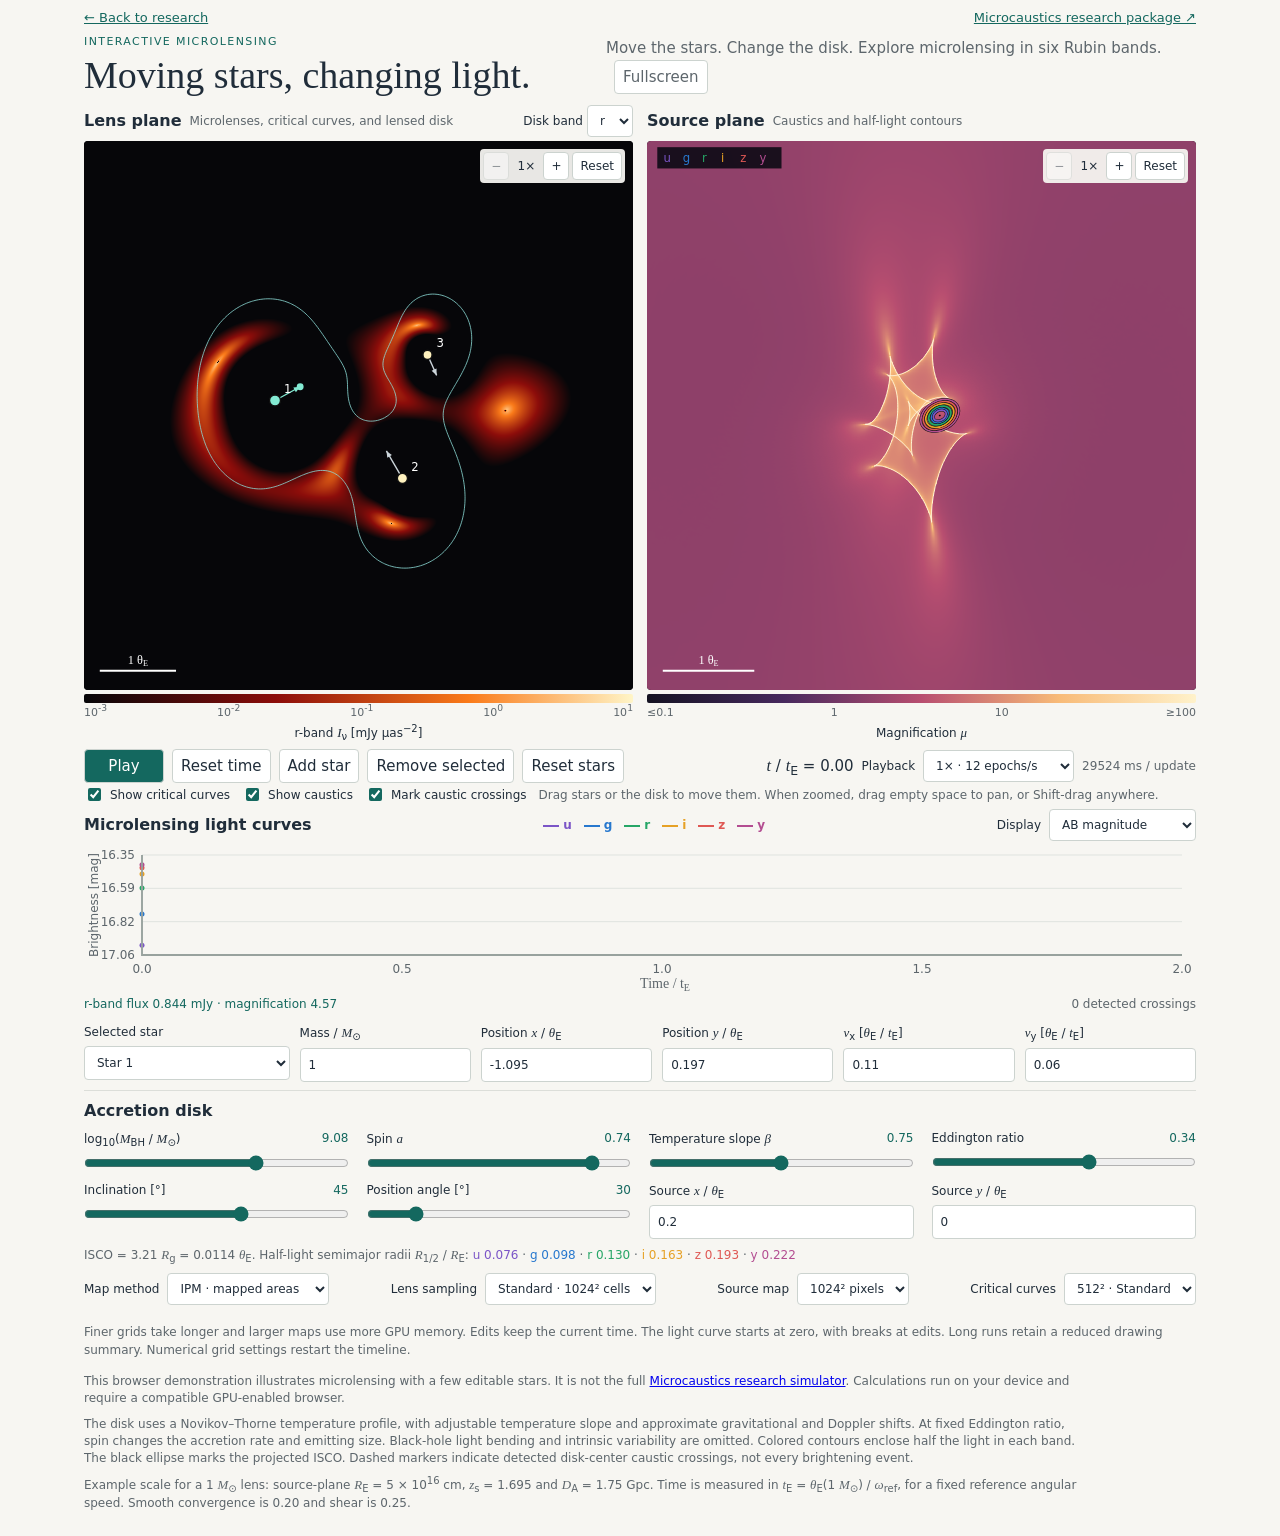
<file: microlensing/index.html>
<!doctype html>
<html lang="en"><head><meta charset="utf-8"><meta name="viewport" content="width=device-width, initial-scale=1"><meta name="description" content="Explore dynamical microlensing with moving stars, an accretion disk, caustics, and six-band light curves in your browser."><link rel="canonical" href="https://jfagin.github.io/microlensing/"><meta name="theme-color" content="#f7f6f2"><title>Interactive microlensing | Joshua Fagin</title><link rel="icon" href="../assets/favicon.svg" type="image/svg+xml"><script>if(new URLSearchParams(location.search).get("embed")==="1"&&window.parent!==window)document.documentElement.classList.add("embedded");</script><style>:root{--paper:#f7f6f2;--ink:#202d3a;--muted:#5d666c;--line:#dcded9;--teal:#14685f}
var{font-family:Cambria,Georgia,serif;font-size:1.08em}sub,sup{line-height:0}.inline{display:flex;flex-direction:row;align-items:center;gap:8px;white-space:nowrap}.inline select{width:auto;min-height:32px;padding:3px 8px}.panel-heading{min-height:34px}.colorbar{padding:10px 12px 2px}.bar{height:9px;border-radius:2px}.disk-gradient{background:linear-gradient(90deg,#060609 0%,#8c0d0a 35%,#fa7a19 70%,#fff5c7 100%)}.map-gradient{background:linear-gradient(90deg,#141222,#47295e,#b84e70,#f8bb78,#fff2cb)}.ticks{display:flex;justify-content:space-between;font-size:11px;color:var(--muted);margin-top:4px}.bar-label{text-align:center;font-size:12px;margin-top:4px}.view-toggles{display:flex;gap:16px;flex-wrap:wrap;align-items:center;margin:10px 0 14px}.view-toggles label{flex-direction:row;align-items:center;gap:6px}.view-toggles input{width:auto}.disk-controls{margin-top:15px}.settings output{float:right}.band-legend{display:flex;gap:12px;font-weight:600}.band-legend span:before{content:'';display:inline-block;width:16px;border-top:2px solid currentColor;margin-right:4px;vertical-align:middle}.curve-footer,.quality-row{display:flex;justify-content:space-between;gap:12px;align-items:center;font-size:12px}.warning{font-size:12px;color:#7b4413;background:#fcf0de;padding:9px}.quality-row{margin:18px 0}.curve #curve{height:230px}.caption{line-height:1.6}@media(max-width:760px){.curve .panel-heading{display:flex;flex-wrap:wrap}.band-legend{gap:8px}.curve-footer,.quality-row{flex-wrap:wrap}.view-toggles{gap:10px}.settings{gap:12px}}
*{box-sizing:border-box}body{margin:0;background:var(--paper);color:var(--ink);font:15px/1.5 system-ui,sans-serif}main{max-width:1160px;margin:auto;padding:28px 24px 40px}header{display:flex;align-items:end;justify-content:space-between;gap:32px;margin-bottom:22px}header>p{max-width:380px;color:var(--muted);margin:0}h1{font:normal clamp(26px,3vw,38px)/1.15 Georgia,serif;margin:4px 0 0}.eyebrow{color:var(--teal);text-transform:uppercase;font-size:11px;letter-spacing:1.4px;margin:0}h2{font-size:16px;font-weight:600;margin:0}.panels{display:grid;grid-template-columns:1fr 1fr;gap:22px}.panel-heading{display:flex;justify-content:space-between;align-items:center;gap:12px;margin-bottom:8px}.panel-heading span,.hint,.caption,.map-key{font-size:12px;color:var(--muted)}.view{position:relative;aspect-ratio:1;background:#10111a;border-radius:4px;overflow:hidden}.view canvas{width:100%;height:100%;display:block;position:absolute;inset:0}.view canvas:last-child{touch-action:none;cursor:crosshair}.hint{margin:6px 0}.map-key{display:flex;align-items:center;gap:9px;margin-top:6px}.gradient{height:7px;flex:1;background:linear-gradient(90deg,#141222,#47295e,#b84e70,#f8bb78,#fff2cb);border-radius:2px}.toolbar{display:flex;flex-wrap:wrap;align-items:center;gap:8px;margin:16px 0 12px}button,select,input{font:inherit;color:inherit}button,select,input[type=number]{background:white;border:1px solid #ccd3cf;border-radius:4px;padding:7px 10px;min-height:40px}button{cursor:pointer}button:hover{border-color:var(--teal)}button:disabled{opacity:.45;cursor:default}#play{background:var(--teal);color:white;min-width:80px}#clock{margin-left:auto;font-variant-numeric:tabular-nums}#performance{color:var(--muted);font-size:12px;min-width:110px;text-align:right}.editor{display:grid;grid-template-columns:1.2fr repeat(5,1fr);gap:10px;border-bottom:1px solid var(--line);padding-bottom:16px}label{display:flex;flex-direction:column;gap:5px;font-size:12px}input,select{min-width:0;width:100%}input[type=range]{accent-color:var(--teal)}input[type=checkbox]{width:auto;accent-color:var(--teal)}.check{flex-direction:row;align-items:center;gap:8px}.curve{margin:16px 0}#curve{display:block;width:100%;height:185px}#magnification{color:var(--teal);font-variant-numeric:tabular-nums}.settings{display:grid;grid-template-columns:repeat(4,1fr);gap:18px;margin:16px 0}.settings output{font-variant-numeric:tabular-nums;color:var(--teal)}details{border-top:1px solid var(--line);padding:12px 0}summary{cursor:pointer;font-size:13px;font-weight:500}.caption{max-width:1000px}.validation p{font-size:12px;color:var(--muted)}pre{white-space:pre-wrap;font-size:12px}#error{background:#fbe4df;padding:16px;color:#7c2417}.sr-only{position:absolute;width:1px;height:1px;padding:0;margin:-1px;overflow:hidden;clip:rect(0,0,0,0);white-space:nowrap;border:0}[hidden]{display:none!important}:focus-visible{outline:3px solid #589e91;outline-offset:3px}@media(max-width:760px){main{padding:20px 14px}header{display:block}header>p{margin-top:12px}.panels{gap:12px}.panel-heading{display:block}.panel-heading span{font-size:11px}.editor{grid-template-columns:repeat(3,1fr)}.settings{grid-template-columns:repeat(2,1fr)}#clock{margin-left:0}.map-key{flex-wrap:wrap;gap:5px}.gradient{min-width:30px}}@media(max-width:520px){.panels{grid-template-columns:1fr}.panel-heading{display:flex}.toolbar{gap:6px}.toolbar button{font-size:13px;padding:7px}#performance{margin-left:auto}.editor{grid-template-columns:repeat(2,1fr)}}
/* Keep the maps and light curves together without hiding any controls. */
.zoom-controls{position:absolute;right:8px;top:8px;z-index:2;display:flex;align-items:center;gap:3px;padding:3px;background:rgba(247,246,242,.94);border-radius:4px;font-size:12px}
.zoom-controls button{min-height:28px;padding:2px 7px;font-size:12px}
.zoom-controls output{min-width:28px;text-align:center;font-variant-numeric:tabular-nums}
#stars,#source-overlay{touch-action:none;cursor:crosshair}
main{padding-top:16px;padding-bottom:24px}
header{margin-bottom:12px;gap:20px}
.panels{gap:18px}
.panels .panel-heading{min-height:34px;margin-bottom:5px}
.panel-title{display:flex;align-items:baseline;flex-wrap:wrap;gap:2px 10px;min-width:0;line-height:1.35}
.panel-title h2{white-space:nowrap}
.panel-title span{margin:0}
.panels .inline{flex-shrink:0}
.colorbar{padding-top:6px}
.ticks,.bar-label{margin-top:2px}
.toolbar{margin:8px 0 4px}
.view-toggles{margin:4px 0 6px;gap:12px}
.view-toggles .hint{margin:0}
.curve{margin:6px 0 12px}
.curve .panel-heading{margin-bottom:3px}
.curve #curve{height:190px}
button,select,input[type=number]{min-height:34px;padding:5px 8px}
.editor{padding-bottom:10px}
.disk-controls{margin-top:10px}
.settings{margin:8px 0;gap:10px 18px}
.quality-row{margin:10px 0;flex-wrap:wrap}
.caption{margin:8px 0;line-height:1.45}
@media(min-width:521px) and (max-width:900px){.panels .panel-heading{min-height:70px;align-items:start}.panels .panel-title{max-width:210px}.panels .inline{gap:4px}}
@media(max-width:760px){header>p{margin-top:6px}.panels .panel-heading{display:flex;flex-wrap:wrap;gap:4px 8px}.settings{gap:10px 12px}}
html.embedded body{background:transparent;overflow:hidden}html.embedded main{max-width:none;padding:0}html.embedded nav[aria-label="Simulator navigation"],html.embedded header .eyebrow{display:none!important}html.embedded h1{font-size:28px}html.embedded header{margin-bottom:14px}
</style><link rel="stylesheet" href="layout.css?v=20261105-figure-fit"></head>
<body><main>
<nav aria-label="Simulator navigation" style="display:flex;flex-wrap:wrap;justify-content:space-between;gap:12px;margin-bottom:14px;font-size:13px"><a href="../#research" style="color:var(--teal)">← Back to research</a><a href="https://github.com/JFagin/microcaustics" style="color:var(--teal)">Microcaustics research package ↗</a></nav>
<noscript><p>This interactive simulator requires JavaScript. You can still <a href="../#in-motion">view the research figures and animations</a>.</p></noscript>
<header><div><p class="eyebrow">Interactive microlensing</p><h1>Moving stars, changing light.</h1></div><p>Move the stars. Change the disk. Explore microlensing in six Rubin bands. <a class="standalone-link" href="index.html" target="_blank" rel="noopener">Open simulator on its own page ↗</a> <button id="fullscreen" type="button" aria-pressed="false" hidden>Fullscreen</button></p></header>
<p id="error" role="alert" hidden></p>
<div class="panels">
 <section><div class="panel-heading"><div class="panel-title"><h2>Lens plane</h2><span>Microlenses, critical curves, and lensed disk</span></div><label class="inline">Disk band <select id="band" aria-label="Displayed disk band"><option value="0">u</option><option value="1">g</option><option value="2" selected>r</option><option value="3">i</option><option value="4">z</option><option value="5">y</option></select></label></div>
 <div class="view"><canvas id="lens" width="800" height="800" aria-label="Lensed disk surface brightness"></canvas><canvas id="stars" width="800" height="800" aria-label="Drag a star or its velocity arrow"></canvas><div class="zoom-controls" role="group" aria-label="Lens plane zoom"><button id="lens-zoom-out" aria-label="Zoom out lens plane" disabled>−</button><output id="lens-zoom-value" aria-live="polite">1×</output><button id="lens-zoom-in" aria-label="Zoom in lens plane">+</button><button id="lens-zoom-reset" aria-label="Reset lens zoom">Reset</button></div></div>
 <div class="colorbar"><div class="bar disk-gradient"></div><div class="ticks" id="disk-ticks"></div><div class="bar-label"><span id="band-label">r</span>-band <var>I</var><sub>ν</sub> [mJy μas<sup>−2</sup>]</div></div>
 </section>
 <section><div class="panel-heading"><div class="panel-title"><h2>Source plane</h2><span>Caustics and half-light contours</span></div></div>
 <div class="view"><canvas id="source" width="800" height="800" aria-label="Live magnification map"></canvas><canvas id="source-overlay" width="800" height="800" aria-label="Drag the disk center"></canvas><div class="zoom-controls" role="group" aria-label="Source plane zoom"><button id="source-zoom-out" aria-label="Zoom out source plane" disabled>−</button><output id="source-zoom-value" aria-live="polite">1×</output><button id="source-zoom-in" aria-label="Zoom in source plane">+</button><button id="source-zoom-reset" aria-label="Reset source zoom">Reset</button></div></div>
 <div class="colorbar"><div class="bar map-gradient"></div><div class="ticks"><span>≤0.1</span><span>1</span><span>10</span><span>≥100</span></div><div class="bar-label">Magnification <var>μ</var></div></div>
 </section>
</div>
<div class="toolbar"><button id="play" disabled>Play</button><button id="reset">Reset time</button><button id="add" title="Draw a Salpeter mass with mean 0.3 solar masses and maximum-to-minimum ratio 100">Add star</button><button id="remove">Remove selected</button><button id="reset-stars" title="Restore the original three stars without changing the disk">Reset stars</button><span id="clock"></span><output id="performance">Starting GPU…</output></div>
<div class="view-toggles"><label><input id="critical" type="checkbox" checked>Show critical curves</label><label><input id="caustics" type="checkbox" checked>Show caustics</label><label><input id="crossings" type="checkbox" checked>Mark caustic crossings</label><span class="hint">Drag stars or the disk to move them. When zoomed, drag empty space to pan, or Shift-drag anywhere.</span></div>
<section class="curve"><div class="panel-heading"><h2>Microlensing light curves</h2><div class="band-legend" id="band-legend"></div><label class="inline">Display<select id="flux-mode" aria-label="Light curve units"><option value="mag">AB magnitude</option><option value="flux">Flux density [mJy]</option></select></label></div><canvas id="curve" aria-label="Six-band light curves with detected caustic crossings" width="1100" height="240"></canvas><div class="curve-footer"><output id="magnification"></output><span class="hint" id="crossing-count"></span></div></section>
<section class="editor" aria-label="Selected star settings">
 <label>Selected star<select id="selection"></select></label>
 <label><span>Mass / <var>M</var><sub>⊙</sub></span><input id="mass" aria-label="Star mass" type="number" min="0.05" step="0.05" value="1"></label>
 <label><span>Position <var>x</var> / <var>θ</var><sub>E</sub></span><input id="x" aria-label="Star position x" type="number" min="-2.8" max="2.8" step="0.05"></label>
 <label><span>Position <var>y</var> / <var>θ</var><sub>E</sub></span><input id="y" aria-label="Star position y" type="number" min="-2.8" max="2.8" step="0.05"></label>
 <label><span><var>v</var><sub>x</sub> [<var>θ</var><sub>E</sub> / <var>t</var><sub>E</sub>]</span><input id="vx" aria-label="Star velocity x" type="number" min="-0.3" max="0.3" step="0.01"></label>
 <label><span><var>v</var><sub>y</sub> [<var>θ</var><sub>E</sub> / <var>t</var><sub>E</sub>]</span><input id="vy" aria-label="Star velocity y" type="number" min="-0.3" max="0.3" step="0.01"></label>
</section>
<section class="disk-controls" aria-label="Disk parameters"><h2>Accretion disk</h2><div class="settings">
 <label><span>log<sub>10</sub>(<var>M</var><sub>BH</sub> / <var>M</var><sub>⊙</sub>) <output id="logMass-value">9.08</output></span><input aria-label="Black hole log mass" id="logMass" type="range" min="8.75" max="9.25" step="0.01" value="9.08"></label>
 <label><span>Spin <var>a</var> <output id="spin-value">0.74</output></span><input aria-label="Spin" id="spin" type="range" min="-0.99" max="0.99" step="0.01" value="0.74"></label>
 <label><span>Temperature slope <var>β</var> <output id="beta-value">0.75</output></span><input aria-label="Temperature slope" id="beta" type="range" min="0.6" max="0.9" step="0.01" value="0.75"></label>
 <label><span>Eddington ratio <output id="eddington-value">0.34</output></span><input aria-label="Eddington ratio" id="eddington" type="range" min="0.1" max="0.5" step="0.01" value="0.34"></label>
 <label><span>Inclination [°] <output id="inclination-value">45</output></span><input aria-label="Inclination" id="inclination" type="range" min="0" max="75" step="1" value="45"></label>
 <label><span>Position angle [°] <output id="angle-value">30</output></span><input aria-label="Position angle" id="angle" type="range" min="0" max="180" step="1" value="30"></label>
 <label><span>Source <var>x</var> / <var>θ</var><sub>E</sub></span><input aria-label="Source x" id="source-x" type="number" min="-1.2" max="1.2" step="0.05" value="0.2"></label>
 <label><span>Source <var>y</var> / <var>θ</var><sub>E</sub></span><input aria-label="Source y" id="source-y" type="number" min="-1.2" max="1.2" step="0.05" value="0"></label>
</div><div id="disk-info" class="hint"></div></section>
<p id="resolution-warning" class="warning" role="status" hidden></p>
<div class="quality-row"><label class="inline">Map method<select id="method"><option value="ipm" selected>IPM · mapped areas</option><option value="irs">Inverse ray shooting</option></select></label><label class="inline">Lens sampling<select id="quality"></select></label><label class="inline">Source map<select id="map-resolution" aria-label="Source magnification map resolution"><option value="512">512² pixels</option><option value="1024" selected>1024² pixels</option><option value="2048">2048² pixels</option><option value="4096">4096² pixels</option></select></label><label class="inline">Critical curves<select id="curve-resolution" aria-label="Critical curves and caustics resolution"><option value="256">256² · Fast</option><option value="512" selected>512² · Standard</option><option value="1024">1024² · Fine</option><option value="2048">2048² · Ultra</option></select></label><span class="hint">Finer grids take longer and larger maps use more GPU memory. Edits keep the current time. The light curve starts at zero, with breaks at edits. Long runs retain a reduced drawing summary. Numerical grid settings restart the timeline.</span></div>
<p class="caption">This browser demonstration illustrates microlensing with a few editable stars. It is not the full <a href="https://arxiv.org/abs/2610.19703">Microcaustics research simulator</a>. Calculations run on your device and require a compatible GPU-enabled browser.</p>
<p class="caption">The disk uses a Novikov–Thorne temperature profile, with adjustable temperature slope and approximate gravitational and Doppler shifts. At fixed Eddington ratio, spin changes the accretion rate and emitting size. Black-hole light bending and intrinsic variability are omitted. Colored contours enclose half the light in each band. The black ellipse marks the projected ISCO. Dashed markers indicate detected disk-center caustic crossings, not every brightening event.</p>
<p class="caption">Example scale for a 1 <var>M</var><sub>⊙</sub> lens: source-plane <var>R</var><sub>E</sub> = 5 × 10<sup>16</sup> cm, <var>z</var><sub>s</sub> = 1.695 and <var>D</var><sub>A</sub> = 1.75 Gpc. Time is measured in <var>t</var><sub>E</sub> = <var>θ</var><sub>E</sub>(1 <var>M</var><sub>⊙</sub>) / <var>ω</var><sub>ref</sub>, for a fixed reference angular speed. Smooth convergence is 0.20 and shear is 0.25.</p>
<p id="status" class="sr-only" aria-live="polite"></p>
</main><script type="module">
// A star's stored position is its position at epoch, not necessarily at t=0.
// Self-contained because the curve worker serializes this function.
function position(s,t){const dt=t-(s.epoch??0);return{x:s.x+s.vx*dt,y:s.y+s.vy*dt};}
function rebaseStar(s,t){const p=position(s,t);s.x=p.x;s.y=p.y;s.epoch=t;return s;}

// Retain the time span and each band's extrema without retaining old maps.
// Reduction affects drawing only. Segment IDs prevent lines across edits.
function reduceDrawing(points){
 const out=[];
 for(let start=0;start<points.length;start+=32){
  const end=Math.min(start+32,points.length),keep=new Set([start,end-1]);
  for(let k=0;k<6;k++){
   let lo=start,hi=start;
   for(let j=start+1;j<end;j++){
    if(points[j].flux[k]<points[lo].flux[k])lo=j;
    if(points[j].flux[k]>points[hi].flux[k])hi=j;
   }
   keep.add(lo);keep.add(hi);
  }
  for(const j of [...keep].sort((a,b)=>a-b))out.push(points[j]);
 }
 return out;
}
function addMarker(markers,t){
 if(markers.at(-1)!==t)markers.push(t);
 if(markers.length>1024)markers.splice(0,markers.length,...markers.filter((_,i)=>i%2===0||i===markers.length-1));
}
class LiveHistory{
 constructor(limit=400,capacity=4096){if(!Number.isInteger(limit)||limit<2||!Number.isInteger(capacity)||capacity<Math.max(limit,64))throw Error('Invalid history limit');this.limit=limit;this.capacity=capacity;this.reset();}
 reset(){this.points=[];this.events=[];this.edits=[];this.segment=0;this.totalCrossings=0;this.drawing=[];this.crossingMarkers=[];this.editMarkers=[];}
 edit(t){this.segment++;if(this.edits.at(-1)!==t)this.edits.push(t);addMarker(this.editMarkers,t);this.trim();}
 crossing(t){this.totalCrossings++;this.events.push(t);addMarker(this.crossingMarkers,t);}
 append(t,flux){
  const p={t,flux,segment:this.segment},last=this.points.at(-1);
  if(last?.t===t)this.points[this.points.length-1]=p;
  else this.points.push(p);
  if(this.drawing.at(-1)?.t===t)this.drawing[this.drawing.length-1]=p;else this.drawing.push(p);
  if(this.drawing.length>this.capacity)this.drawing=reduceDrawing(this.drawing);
  this.trim();return p;
 }
 view(){
  return{points:this.drawing,events:this.crossingMarkers,edits:this.editMarkers,start:0,last:this.drawing.at(-1)?.t??0};
 }
 trim(){
  if(this.points.length>this.limit)this.points.splice(0,this.points.length-this.limit);
  const start=this.points[0]?.t??-Infinity;
  while(this.events.length&&this.events[0]<start)this.events.shift();
  while(this.edits.length&&this.edits[0]<start)this.edits.shift();
  if(this.edits.length>this.limit)this.edits.splice(0,this.edits.length-this.limit);
 }
}

// Scheduling only. No lens physics, skipped epochs or interpolated maps.
class EpochBuffer {
 constructor({batchSize=2,capacity=4,hz=12,step=.025,end=10}={}){
  if(!Number.isInteger(batchSize)||batchSize<1||batchSize>4||!Number.isInteger(capacity)||capacity<batchSize||!(step>0)||!(end>0))throw Error('Invalid epoch buffer settings');
  this.batchSize=batchSize;this.capacity=capacity;this.step=step;this.end=end;
  this.setRate(hz);this.generation=0;this.queue=[];this.pending=null;
  this.stats={requests:0,discarded:0,underflows:0,rebases:0};
  this.reset({time:0,previousClass:null,lastTraceTime:0});
 }
 setRate(hz){if(!(hz>0&&hz<=60))throw Error('Invalid playback rate');this.interval=1000/hz;this.due=null;}
 reset(state){
  this.generation++;for(const frame of this.queue)frame.release?.();this.queue=[];
  this.pending=null;this.cursor={...state};this.due=null;this.starved=false;
 }
 resume(stamp){this.due=stamp+this.interval;this.starved=false;}
 take(stamp){
  if(this.due===null)this.due=stamp;
  if(stamp+1e-6<this.due)return null;
  if(!this.queue.length){
   if(!this.starved){this.stats.underflows++;this.starved=true;}
   this.due=null;return null;
  }
  const frame=this.queue.shift();
  if(this.starved){this.due=stamp+this.interval;this.starved=false;}
  else {
   this.due+=this.interval;
   // Never replay a burst of old frames after a stall or backgrounding.
   if(this.due<stamp){this.due=stamp+this.interval;this.stats.rebases++;}
  }
  return frame;
 }
 pump(produce,onError){
  if(this.pending||this.queue.length+this.batchSize>this.capacity||this.cursor.time>=this.end)return;
  const times=[],first=Math.round(this.cursor.time/this.step)+1;
  for(let j=0;j<this.batchSize;j++){
   const t=(first+j)*this.step;if(t<=this.end+1e-9)times.push(Math.min(t,this.end));
  }
  if(!times.length)return;
  const generation=this.generation,token={},state={...this.cursor};this.pending=token;this.stats.requests++;
  const isCurrent=()=>generation===this.generation;
  Promise.resolve().then(()=>produce({times,state,isCurrent})).then(result=>{
   if(!result)return;
   if(!isCurrent()){
    for(const frame of result.frames)frame.release?.();this.stats.discarded+=result.frames.length;return;
   }
   if(result.frames.length!==times.length||result.frames.some((f,j)=>f.time!==times[j])){
    for(const frame of result.frames)frame.release?.();throw Error('Missing or unordered buffered epoch');
   }
   this.queue.push(...result.frames);this.cursor={...result.state};
  }).catch(e=>{if(isCurrent())onError(e);}).finally(()=>{if(this.pending===token)this.pending=null;});
 }
}

// Experimental WebGL kernels. Fusion removes the mapped-node pass, not the
// source reduction. Every epoch still has independent stars and its own map.
const KERNEL_MODES = ['triangle', 'cell', 'fused-triangle', 'fused-cell'];

function makeIPMShaders(mode, {BOX, AREA}) {
  if (!KERNEL_MODES.includes(mode)) throw Error('Unknown IPM kernel: '+mode);
  const cell = mode.endsWith('cell'), fused = mode.startsWith('fused-');
  const lookup = fused ? `
uniform highp sampler2D epochStars;uniform int nstar;
uniform vec2 macro;uniform float shootHalf,sourceHalf;
vec2 nodeAt(ivec2 pixel,ivec2 tile,int epoch){
 vec2 p=(vec2(pixel)/float(cells)*2.-1.)*shootHalf,b=macro*p;
 for(int i=0;i<12;i++){if(i>=nstar)break;
  vec3 star=texelFetch(epochStars,ivec2(i,epoch),0).xyz;
  vec2 d=p-star.xy;b-=star.z*d/max(dot(d,d),1e-12);}
 return (b/sourceHalf+1.)*.5*mapSize;
}` : `
uniform highp sampler2D nodes;
vec2 nodeAt(ivec2 pixel,ivec2 tile,int epoch){
 return texelFetch(nodes,pixel+tile*(cells+1),0).xy;
}`;
  const vertex=`#version 300 es
precision highp float;precision highp int;
uniform int cells,columns;uniform float mapSize;uniform vec2 atlasSize;
flat out ivec2 tileOffset;
flat out vec2 va;flat out vec2 vb;flat out vec2 vc;${cell?'flat out vec2 vd;':''}
${lookup}
void main(){
 int perEpoch=${cell?'1':'2'}*cells*cells,epoch=gl_InstanceID/perEpoch;
 int localID=gl_InstanceID%perEpoch,cell=localID${cell?'':'/2'};
 ivec2 tile=ivec2(epoch%columns,epoch/columns),p=ivec2(cell%cells,cell/cells);
 tileOffset=tile*int(mapSize);
 va=nodeAt(p,tile,epoch);
 ${cell?`vb=nodeAt(p+ivec2(1,0),tile,epoch);
 vc=nodeAt(p+ivec2(1,1),tile,epoch);
 vd=nodeAt(p+ivec2(0,1),tile,epoch);`:`int kind=localID%2;
 vb=nodeAt(p+ivec2(1,kind),tile,epoch);
 vc=nodeAt(p+ivec2(1-kind,1),tile,epoch);`}
 vec2 lo=clamp(floor(${cell?'min(min(va,min(vb,vc)),vd)':'min(va,min(vb,vc))'}),vec2(0.),vec2(mapSize));
 vec2 hi=clamp(ceil(${cell?'max(max(va,max(vb,vc)),vd)':'max(va,max(vb,vc))'}),vec2(0.),vec2(mapSize));
 vec2 corner=vec2(float(gl_VertexID&1),float((gl_VertexID>>1)&1));
 gl_Position=vec4((mix(lo,hi,corner)+vec2(tileOffset))/atlasSize*2.-1.,0.,1.);
}`;
  // Generate the cell fragment from the very same validated integration helpers.
  const helperStart=AREA.indexOf('float cross2'),helperEnd=AREA.indexOf('void main');
  if(helperStart<0||helperEnd<helperStart||!AREA.includes('clippedTwiceArea'))
    throw Error('Expected the validated hybrid area shader');
  const fragment=cell?`#version 300 es
precision highp float;precision highp int;
flat in ivec2 tileOffset;
flat in vec2 va;flat in vec2 vb;flat in vec2 vc;flat in vec2 vd;
uniform float imageTriangleArea;out vec4 color;
${AREA.slice(helperStart,helperEnd)}
float contribution(vec2 u,vec2 v,vec2 w,vec2 origin){
 float twice=abs(cross2(v-u,w-u));if(twice<1e-20)return 0.;
 vec2 a=u-origin,b=v-origin,c=w-origin;
 vec2 lo=min(a,min(b,c)),hi=max(a,max(b,c));
 if(any(lessThanEqual(hi,vec2(0.)))||any(greaterThanEqual(lo,vec2(1.))))return 0.;
 if(all(greaterThanEqual(lo,vec2(0.)))&&all(lessThanEqual(hi,vec2(1.))))return 1.;
 vec2 span=max(u,max(v,w))-min(u,min(v,w));
 if(twice<.01*span.x*span.y)return clippedTwiceArea(a,b,c)/twice;
 return 2.*abs(edgeArea(a,b)+edgeArea(b,c)+edgeArea(c,a))/twice;
}
void main(){
 vec2 origin=floor(gl_FragCoord.xy)-vec2(tileOffset);
 float weight=contribution(va,vb,vc,origin)+contribution(va,vc,vd,origin);
 color=vec4(imageTriangleArea*weight,0.,0.,1.);
}`:AREA;
  // Cached triangles remain the exact original control, including its vertex shader.
  return {vertex:mode==='triangle'?BOX:vertex,fragment,cell,fused};
}

// Experimental multi-epoch IPM. Same grids, source textures, and overlap shader.
// Maps and mapped nodes occupy separate tiles in GPU textures. Each triangle is
// clipped to its own map tile before the tile offset is added.
function atlasLayout(count, size, side) {
  if (!Number.isInteger(count) || count < 1 || count > 8) throw Error('Use 1..8 epochs');
  const columns = count<=2 ? count : count<=4 ? 2 : 4, rows = Math.ceil(count / columns);
  return {count, columns, rows, size, side,
    mapWidth: columns * size, mapHeight: rows * size,
    nodeWidth: columns * (side + 1), nodeHeight: rows * (side + 1)};
}

function createBatchMapsClass({VERT, WEIGHT, REDUCE, IPM_BOX, IPM_AREA,
  SOURCE_HALF, SHOOT_HALF, AX, AY, position, kernelFactory=makeIPMShaders}) {
  const NODE = `#version 300 es
precision highp float;precision highp int;
uniform highp sampler2D epochStars;uniform int nstar,cells,columns,epochCount;
uniform vec2 macro;uniform float shootHalf,sourceHalf,mapSize;out vec4 color;
void main(){
 ivec2 pixel=ivec2(gl_FragCoord.xy),tile=pixel/(cells+1);
 int epoch=tile.y*columns+tile.x;if(epoch>=epochCount){color=vec4(0.);return;}
 vec2 p=(vec2(pixel-tile*(cells+1))/float(cells)*2.-1.)*shootHalf,b=macro*p;
 for(int i=0;i<12;i++){if(i>=nstar)break;vec3 star=texelFetch(epochStars,ivec2(i,epoch),0).xyz;
 vec2 d=p-star.xy;b-=star.z*d/max(dot(d,d),1e-12);}
 color=vec4((b/sourceHalf+1.)*.5*mapSize,0.,1.);
}`;
  const BOX = IPM_BOX
    .replace('uniform int cells;', 'uniform int cells;uniform int columns;uniform vec2 atlasSize;')
    .replace('flat out vec2 va;', 'flat out ivec2 tileOffset;flat out vec2 va;')
    .replace('int cell=gl_InstanceID/2,kind=gl_InstanceID%2;',
      'int perEpoch=2*cells*cells,epoch=gl_InstanceID/perEpoch,localID=gl_InstanceID%perEpoch;\n int cell=localID/2,kind=localID%2;ivec2 tile=ivec2(epoch%columns,epoch/columns);tileOffset=tile*int(mapSize);')
    .replace('ivec2 p=ivec2(cell%cells,cell/cells);',
      'ivec2 p=ivec2(cell%cells,cell/cells)+tile*(cells+1);')
    .replace('mix(lo,hi,corner)/mapSize*2.-1.',
      '(mix(lo,hi,corner)+vec2(tileOffset))/atlasSize*2.-1.');
  const AREA = IPM_AREA
    .replace('flat in vec2 va;', 'flat in ivec2 tileOffset;flat in vec2 va;')
    .replace('origin=floor(gl_FragCoord.xy)', 'origin=floor(gl_FragCoord.xy)-vec2(tileOffset)');
  const WEIGHT_ATLAS = WEIGHT
    .replace('uniform float weight;', 'uniform float weight;uniform int tileSize;')
    .replace('vec4 weighted(ivec2 p){return texelFetch(sourceTex,p,0)',
      'vec4 weighted(ivec2 p){return texelFetch(sourceTex,p%(2*tileSize),0)');
  // Local coordinates are essential: a reduction may never combine two epochs.
  const REDUCE_ATLAS = REDUCE
    .replace('out vec4 color;', 'uniform int tileSize;out vec4 color;')
    .replace('ivec2 p=ivec2(gl_FragCoord.xy)*2;',
      'ivec2 pixel=ivec2(gl_FragCoord.xy),tile=pixel/tileSize;ivec2 p=tile*(2*tileSize)+(pixel%tileSize)*2;');
  const PACK = `#version 300 es
precision highp float;precision highp int;
uniform highp sampler2D firstGroup,secondGroup;uniform int columns;out vec4 color;
void main(){ivec2 p=ivec2(gl_FragCoord.xy),tile=ivec2(p.y%columns,p.y/columns);
 color=p.x==0?texelFetch(firstGroup,tile,0):texelFetch(secondGroup,tile,0);}`;

  return class BatchMaps {
    constructor(gpu, count, side = 1024, mode = 'triangle') {
      this.gpu = gpu; this.g = gpu.gl; this.layout = atlasLayout(count, gpu.size, side);
      this.kernel = kernelFactory(mode, {BOX,AREA});this.mode=mode;
      const {columns, rows, size, nodeWidth, nodeHeight, mapWidth, mapHeight} = this.layout;
      this.owned = []; this.programs = [];
      try {
        this.maps = this.target(mapWidth, mapHeight, 1);
        this.nodes = this.kernel.fused ? null : this.target(nodeWidth, nodeHeight, 2);
        this.levels = [];
        for (let tileSize = size / 2; tileSize >= 1; tileSize /= 2)
          this.levels.push(this.target(tileSize * columns, tileSize * rows, 4));
        this.first = this.target(columns, rows, 4);
        this.result = this.target(2, count, 4);
        this.stars = this.target(12, count, 4);
        this.pixel = new Float32Array(8 * count); this.starData = new Float32Array(48 * count);
        for (const [name, vertex, fragment] of [['node',VERT,NODE],['area',this.kernel.vertex,this.kernel.fragment],
          ['weight',VERT,WEIGHT_ATLAS],['reduceProgram',VERT,REDUCE_ATLAS],['pack',VERT,PACK]]) {
          this[name] = gpu.program(vertex, fragment); this.programs.push(this[name]);
        }
      } catch (e) { this.dispose(); throw e; }
    }
    target(width, height, channels) {
      const t = this.gpu.target(width, channels, height); this.owned.push(t); return t;
    }
    use(p) { this.gpu.p = p; this.g.useProgram(p); }
    dispose() {
      this.owned.forEach(t => this.gpu.releaseTarget(t)); this.owned = [];
      this.programs.forEach(p => {this.gpu.uniformLocations.delete(p);this.g.deleteProgram(p);}); this.programs = [];
    }
    bytes() {
      return this.owned.reduce((n,t) => n + t.size*t.height*t.channels*4, 0)
        + this.pixel.byteLength + this.starData.byteLength;
    }
    makeMaps(stars, times, {shootHalf=SHOOT_HALF, macro=[AX,AY]}={}) {
      const {gpu,g,layout:l}=this;
      if (times.length < 1 || times.length > l.count || stars.length > 12) throw Error('Invalid batch');
      this.count=times.length;this.starData.fill(0);
      times.forEach((t,j) => stars.forEach((s,i) => {
        const p=position(s,t);this.starData.set([p.x,p.y,s.m,0],j*48+i*4);
      }));
      g.activeTexture(g.TEXTURE0);g.bindTexture(g.TEXTURE_2D,this.stars.texture);
      g.texSubImage2D(g.TEXTURE_2D,0,0,0,12,l.count,g.RGBA,g.FLOAT,this.starData);
      g.disable(g.BLEND);
      if(!this.kernel.fused){gpu.frame(this.nodes);this.use(this.node);
      gpu.texture(this.stars.texture,'epochStars');gpu.uniform('nstar','uniform1i',stars.length);
      gpu.uniform('cells','uniform1i',l.side);gpu.uniform('columns','uniform1i',l.columns);
      gpu.uniform('epochCount','uniform1i',times.length);gpu.uniform('macro','uniform2f',...macro);
      gpu.uniform('shootHalf','uniform1f',shootHalf);gpu.uniform('sourceHalf','uniform1f',SOURCE_HALF);
      gpu.uniform('mapSize','uniform1f',l.size);g.drawArrays(g.TRIANGLES,0,3);}
      gpu.frame(this.maps);g.clearColor(0,0,0,0);g.clear(g.COLOR_BUFFER_BIT);
      g.enable(g.BLEND);g.blendEquation(g.FUNC_ADD);g.blendFunc(g.ONE,g.ONE);
      this.use(this.area);
      if(this.kernel.fused){
        gpu.texture(this.stars.texture,'epochStars');gpu.uniform('nstar','uniform1i',stars.length);
        gpu.uniform('macro','uniform2f',...macro);gpu.uniform('shootHalf','uniform1f',shootHalf);
        gpu.uniform('sourceHalf','uniform1f',SOURCE_HALF);
      }else gpu.texture(this.nodes.texture,'nodes');
      gpu.uniform('cells','uniform1i',l.side);
      gpu.uniform('mapSize','uniform1f',l.size);gpu.uniform('columns','uniform1i',l.columns);
      gpu.uniform('atlasSize','uniform2f',l.mapWidth,l.mapHeight);
      gpu.uniform('imageTriangleArea','uniform1f',.5*(shootHalf/l.side*l.size/SOURCE_HALF)**2);
      g.drawArraysInstanced(g.TRIANGLE_STRIP,0,4,(this.kernel.cell?1:2)*l.side*l.side*times.length);g.disable(g.BLEND);
    }
    reduce() {
      const {gpu,g,layout:l}=this;
      for(let k=0;k<2;k++) {
        gpu.frame(this.levels[0]);this.use(this.weight);gpu.texture(this.maps.texture,'counts');
        gpu.texture(gpu.sources[k].texture,'sourceTex',1);gpu.uniform('weight','uniform1f',1);
        gpu.uniform('tileSize','uniform1i',l.size/2);g.drawArrays(g.TRIANGLES,0,3);
        this.use(this.reduceProgram);
        for(let j=1;j<this.levels.length;j++) {
          gpu.frame(this.levels[j]);gpu.texture(this.levels[j-1].texture,'inputTex');
          gpu.uniform('tileSize','uniform1i',l.size/2**(j+1));g.drawArrays(g.TRIANGLES,0,3);
        }
        if(k===0) {g.activeTexture(g.TEXTURE0);g.bindTexture(g.TEXTURE_2D,this.first.texture);
          g.copyTexSubImage2D(g.TEXTURE_2D,0,0,0,0,0,l.columns,l.rows);}
      }
      gpu.frame(this.result);this.use(this.pack);gpu.texture(this.first.texture,'firstGroup');
      gpu.texture(this.levels.at(-1).texture,'secondGroup',1);gpu.uniform('columns','uniform1i',l.columns);
      g.drawArrays(g.TRIANGLES,0,3);
    }
    read() {
      const {gpu,g}=this;gpu.frame(this.result);g.readPixels(0,0,2,this.count,g.RGBA,g.FLOAT,this.pixel);
      return Array.from({length:this.count},(_,j)=>({flux:[0,1,2,4,5,6].map(i=>this.pixel[j*8+i]*gpu.area)}));
    }
    compute(stars,times,options) {this.makeMaps(stars,times,options);this.reduce();return this.read();}
    copyMap(epoch,target=this.gpu.count) {
      if(epoch<0||epoch>=this.count||target.size!==this.layout.size||target.height!==this.layout.size)
        throw Error('Invalid display map copy');
      const {gpu,g,layout:l}=this;gpu.frame(this.maps);
      g.activeTexture(g.TEXTURE0);g.bindTexture(g.TEXTURE_2D,target.texture);
      g.copyTexSubImage2D(g.TEXTURE_2D,0,0,0,epoch%l.columns*l.size,
        Math.floor(epoch/l.columns)*l.size,l.size,l.size);
      gpu.mapCacheKey=null;gpu.weight=1;
    }
    readMap(epoch) {
      if(epoch<0||epoch>=this.count)throw Error('Epoch out of range');
      const {gpu,g,layout:l}=this,pixel=new Float32Array(l.size*l.size*4);
      gpu.frame(this.maps);g.readPixels(epoch%l.columns*l.size,Math.floor(epoch/l.columns)*l.size,
        l.size,l.size,g.RGBA,g.FLOAT,pixel);return pixel;
    }
  };
}

// Control experiment: unchanged one-map draw calls, but one flux readback/batch.
class DeferredReadback {
  constructor(gpu,count) {this.gpu=gpu;this.count=count;this.result=gpu.target(2,4,count);this.pixel=new Float32Array(8*count);}
  dispose(){this.gpu.releaseTarget(this.result);}
  bytes(){return this.count*2*4*4+this.pixel.byteLength;}
  compute(stars,times,source,side=1024) {
    const gpu=this.gpu,g=gpu.gl;
    for(let j=0;j<times.length;j++) {
      gpu.makeMap(stars,times[j],side,undefined,undefined,'ipm');
      for(let k=0;k<2;k++) {
        gpu.frame(gpu.levels[1]);gpu.use('weight');gpu.texture(gpu.count.texture,'counts');
        gpu.texture(gpu.sources[k].texture,'sourceTex',1);gpu.uniform('weight','uniform1f',gpu.weight);
        g.drawArrays(g.TRIANGLES,0,3);gpu.sum(gpu.levels[1].texture,2,false);
        g.activeTexture(g.TEXTURE0);g.bindTexture(g.TEXTURE_2D,this.result.texture);
        g.copyTexSubImage2D(g.TEXTURE_2D,0,k,j,0,0,1,1);
      }
    }
    gpu.frame(this.result);g.readPixels(0,0,2,times.length,g.RGBA,g.FLOAT,this.pixel);
    return times.map((_,j)=>({flux:[0,1,2,4,5,6].map(i=>this.pixel[j*8+i]*gpu.area)}));
  }
}

// Preserve every epoch and the ordered state used by the existing crossing test.
// This is a message-batching experiment, not a new critical-curve algorithm.
function calculateCurveBatch(request) {
  let {previousClass,lastTraceTime}=request;
  const frames=[];
  for(const time of request.times){
    const result=calculateCurves({...request,time,previousClass,lastTraceTime});
    frames.push(result);previousClass=result.now;lastTraceTime=time;
  }
  return {frames,previousClass,lastTraceTime};
}
class BatchCurveWorker {
  constructor(originalSource) {
    const token='result:calculateCurves(data.request)';
    if(!originalSource.includes(token))throw Error('Worker source changed');
    const source=originalSource.replace('\nonmessage=', '\n'+calculateCurveBatch.toString()+'\nonmessage=')
      .replace(token,'result:calculateCurveBatch(data.request)');
    this.url=URL.createObjectURL(new Blob([source],{type:'text/javascript'}));
    this.worker=new Worker(this.url);this.pending=new Map();this.serial=0;
    this.worker.onmessage=({data})=>{const task=this.pending.get(data.id);if(!task)return;
      this.pending.delete(data.id);data.error?task.reject(new Error(data.error)):task.resolve(data.result);};
    this.worker.onerror=e=>{for(const task of this.pending.values())task.reject(new Error(e.message));this.pending.clear();};
  }
  run(request){return new Promise((resolve,reject)=>{const id=++this.serial;this.pending.set(id,{resolve,reject});this.worker.postMessage({id,request});});}
  dispose(){this.worker.terminate();URL.revokeObjectURL(this.url);for(const task of this.pending.values())task.reject(new Error('Worker disposed'));this.pending.clear();}
}

// Dimensionless point-mass lens equation. No dependency on microcaustics.
const KAPPA=0.20, SHEAR=0.25, SOURCE_HALF=3, LENS_HALF=3.6, SHOOT_HALF=8;
const AX=1-KAPPA-SHEAR, AY=1-KAPPA+SHEAR;
// User-selected initial positions. Masses and velocities are unchanged.
const DEFAULT_STARS=[
  {x:-1.095,y:0.197,m:1,vx:0.11,vy:0.06},
  {x:0.576,y:-0.824,m:0.65,vx:-0.07,vy:0.12},
  {x:0.905,y:0.796,m:0.3,vx:0.04,vy:-0.09}
];
const DEFAULT_SOURCE={radius:0.25,inclination:45,angle:30,hole:0.2,x:0.1,y:0};
// Paper's Salpeter distribution, in solar masses. The ensemble mean is 0.3,
// not a constraint imposed on each small collection of sampled stars.
const MASS_SLOPE=2.35, MASS_MEAN=.3, MASS_RATIO=100;
const unitMassMean=((MASS_RATIO**(2-MASS_SLOPE)-1)/(2-MASS_SLOPE)) /
  ((MASS_RATIO**(1-MASS_SLOPE)-1)/(1-MASS_SLOPE));
const MASS_MIN=MASS_MEAN/unitMassMean, MASS_MAX=MASS_RATIO*MASS_MIN;
function randomStarMass(random=Math.random){
  const exponent=1-MASS_SLOPE;
  return (MASS_MIN**exponent+random()*(MASS_MAX**exponent-MASS_MIN**exponent))**(1/exponent);
}
// Illustrative isotropic velocities, comparable to the default three stars.
function randomStarVelocity(random=Math.random){
  const angle=2*Math.PI*random(),speed=.05+.10*random();
  return {vx:speed*Math.cos(angle),vy:speed*Math.sin(angle)};
}
function inputBounds(value,min='',max=''){
  return clamp(value,min===''?-Infinity:Number(min),max===''?Infinity:Number(max));
}

function mapPoint(x,y,stars,t=0,ax=AX,ay=AY){
  let bx=ax*x,by=ay*y;
  for(const s of stars){const p=position(s,t),dx=x-p.x,dy=y-p.y,r2=Math.max(dx*dx+dy*dy,1e-12);bx-=s.m*dx/r2;by-=s.m*dy/r2;}
  return [bx,by];
}
function determinant(x,y,stars,t=0,ax=AX,ay=AY){
  let a=ax,d=ay,b=0;
  for(const s of stars){const p=position(s,t),dx=x-p.x,dy=y-p.y,r2=Math.max(dx*dx+dy*dy,1e-12),f=s.m/(r2*r2);a+=f*(dx*dx-dy*dy);d+=f*(dy*dy-dx*dx);b+=2*f*dx*dy;}
  return a*d-b*b;
}
function sourceParams(s){
  const h=s.radius*s.hole;
  return {h,sigma2:(s.radius*s.radius-h*h)/(2*Math.LN2),q:Math.cos(s.inclination*Math.PI/180),angle:s.angle*Math.PI/180};
}
function brightness(x,y,s){
  const {h,sigma2,q,angle}=sourceParams(s),dx=x-s.x,dy=y-s.y,c=Math.cos(angle),a=Math.sin(angle);
  const u=c*dx+a*dy,v=(-a*dx+c*dy)/q,r2=u*u+v*v;
  return r2<h*h?0:Math.exp(-(r2-h*h)/(2*sigma2));
}
function analyticSourceFlux(s){const p=sourceParams(s);return 2*Math.PI*p.q*p.sigma2;}
function pointLensMagnification(u){return (u*u+2)/(u*Math.sqrt(u*u+4));}
const clamp=(x,lo,hi)=>Math.min(hi,Math.max(lo,x));

// LSST throughputs tag 1.9, atmosphere at airmass 1.2, bundled via Microcaustics.
// AB weights proportional to response(lambda) d(lambda)/lambda.
const FILTERS=[{"name":"u","nodes":[[321.55718,7.19483723e-7],[323.37755,0.0000128350127],[325.2876,0.000102080093],[327.19517,0.000427566385],[329.15595,0.00124874527],[331.10441,0.00271547054],[333.07886,0.00474892707],[335.05975,0.00713528034],[337.04575,0.00972167271],[339.03901,0.0125874682],[341.0282,0.0152738071],[343.02054,0.0178541259],[345.01826,0.0198739179],[347.01784,0.022097869],[349.01339,0.0243363865],[351.0101,0.0261843013],[353.00846,0.0275906265],[355.00743,0.0289970633],[357.00682,0.0303109732],[359.00572,0.0313487698],[361.00651,0.0325099848],[363.00761,0.0339602306],[365.00721,0.0354431882],[367.00633,0.0369375691],[369.00459,0.0382540785],[371.00599,0.0393830313],[373.00655,0.0410422062],[375.0054,0.0424799158],[377.00528,0.0439354098],[379.00153,0.0448648503],[380.99895,0.0449547301],[382.99643,0.0442903986],[384.99273,0.0428821999],[386.98768,0.0403287272],[388.98306,0.0370131188],[390.97648,0.0328909744],[392.97357,0.028214697],[394.96308,0.0234390708],[396.93524,0.0175125006],[398.87552,0.0101237018],[400.79966,0.00386746223],[402.64344,0.000760453399],[404.67808,0.0000666115209],[407.67292,0.0000409541226],[408.69132,0.0000991293359],[423.8759,0.00000209292184],[424.39467,0.0000024226307],[427.00141,0.00000863377606],[429.00136,0.00000871229604],[431.00121,0.00000877367708],[433.00097,0.00000883073787],[435.00115,0.00000888396878],[437.00092,0.00000893756334],[439.00052,0.00000897639094],[441.00086,0.00000901681256],[443.00055,0.00000905793593],[445.00063,0.00000908555193],[447.00048,0.00000912930185],[449.00069,0.00000915716843],[451.00046,0.00000918847307],[453.0004,0.00000920967844],[455.00027,0.00000922833347],[457.00038,0.00000924552029],[459.00033,0.00000925820376],[460.99996,0.00000926660837],[463.00025,0.00000926718137],[465.00027,0.00000928019135],[467.00014,0.00000929574668],[469.00004,0.00000930089426],[471.00017,0.00000930642848],[472.99999,0.00000930984516],[474.99996,0.00000930624956],[476.99981,0.00000930200676],[478.99953,0.00000928942841],[480.9999,0.00000927659398],[483.00013,0.00000927455461],[484.99979,0.00000927344913],[486.99988,0.00000926678466],[488.99964,0.0000092496643],[490.99985,0.00000923791652],[492.99975,0.00000922734676],[494.99971,0.00000921367677],[496.99975,0.00000919408082],[498.99978,0.00000917869971],[500.99931,0.00000914635433],[502.99914,0.00000910772188],[504.99971,0.00000907919424],[506.99989,0.00000906861872],[508.99987,0.00000905828261],[510.9999,0.00000904966058],[512.99972,0.00000903587741],[514.99965,0.00000902169626],[516.99956,0.00000900355337],[518.99981,0.00000898201119],[520.99949,0.00000896299087],[522.99952,0.00000893572625],[524.99921,0.00000890569129],[526.9996,0.00000887230367],[528.99954,0.00000884993456],[530.99951,0.00000882665244],[532.99975,0.00000880240605],[534.99999,0.00000879367],[536.99976,0.00000878685981],[538.99958,0.00000877549409],[540.99925,0.00000874547716],[542.9998,0.00000872413419],[544.99952,0.00000870008662],[546.9999,0.00000868376452],[548.99974,0.0000086709311],[550.9997,0.00000866198234],[552.99963,0.00000864241068],[554.99993,0.00000863257352],[556.99956,0.0000086097438],[558.99951,0.00000859014955],[560.99961,0.00000856649555],[562.99973,0.00000854083299],[564.99962,0.00000851751042],[566.99972,0.00000850341398],[568.99937,0.00000847487447],[570.99984,0.00000846512669],[573.00004,0.00000845753515],[575.00013,0.00000846051176],[577.00018,0.00000846873596],[578.99972,0.00000846912756],[581.0002,0.00000845867188],[583.00003,0.0000084669414],[584.99991,0.00000846174038],[586.99925,0.00000844263749],[588.99896,0.00000837561915],[591.0001,0.00000837307138],[593.00054,0.00000836998091],[595.00082,0.00000835047922],[596.99995,0.00000837446137],[599.00007,0.00000837960233],[600.99974,0.00000837872766],[603.00016,0.00000837833117],[605.00022,0.00000838908351],[607.00039,0.00000840570136],[609.00027,0.00000842131596],[611.00029,0.00000844071811],[613.00021,0.00000845027612],[615.00019,0.00000846307235],[617.00017,0.00000847186571],[619.00004,0.00000847615421],[621.00002,0.00000847905744],[623.00007,0.00000848744822],[625.0001,0.00000849095422],[626.99578,0.00000844139737],[629.00262,0.0000083571206],[631.0016,0.00000844341209],[633.00061,0.00000849919788],[635.00003,0.00000851127401],[637.00017,0.00000851705765],[639.00012,0.00000852508908],[641.00018,0.00000853542673],[642.99993,0.00000853290912],[644.99964,0.000008523699],[646.99904,0.00000848602569],[649.00051,0.00000848187265],[650.99892,0.00000849854167],[653.00086,0.00000850485408],[654.9997,0.00000850429552],[657.00034,0.00000851678164],[659.00029,0.00000853377349],[661.00015,0.00000854513929],[662.99998,0.00000855084701],[664.99998,0.00000854918631],[666.99993,0.00000854448072],[668.99984,0.00000853938894],[671.00002,0.00000853598926],[672.9999,0.00000853549437],[674.99986,0.00000853055367],[676.99994,0.00000852856624],[678.99975,0.00000852394408],[680.9999,0.00000851786767],[682.99992,0.00000851274336],[684.99909,0.00000849302792],[686.95507,0.0000073346809],[689.00448,0.00000740751105],[691.01102,0.00000782926942],[693.00386,0.00000820152509],[695.00119,0.00000828232891],[697.00218,0.00000837563051],[698.99826,0.00000833938824],[700.99993,0.00000831761935],[703.001,0.00000833343214],[704.99971,0.00000834435044],[707.00004,0.00000834470927],[709,0.00000834476776],[710.99995,0.00000833459369],[712.99961,0.0000083235182],[714.99866,0.00000828626198],[716.98801,0.00000798885773],[718.99563,0.00000757623421],[721.01375,0.00000781435426],[722.98907,0.00000788805047],[725.00268,0.00000771860151],[726.99686,0.00000775669793],[729.00245,0.0000078023388],[731.00084,0.00000785719419],[733.00242,0.0000080166576],[734.99961,0.000008053654],[737.00063,0.00000803799925],[738.9999,0.00000805541641],[741,0.00000805868006],[742.99971,0.0000080499387],[744.99959,0.00000803268848],[746.9998,0.00000801374034],[748.99952,0.00000799756805],[750.99976,0.0000079804037],[752.9998,0.00000796414746],[754.99957,0.00000794875386],[756.99987,0.00000793577681],[758.90574,0.00000684855311],[761.08289,0.00000357900308],[762.97292,0.00000473975719],[765.05311,0.00000570482754],[767.02343,0.00000711453413],[769.00462,0.00000762863783],[771.0009,0.00000777571864],[772.99991,0.00000777954424],[774.99963,0.00000776837524],[776.99952,0.00000774795901],[778.99984,0.00000773022248],[780.99954,0.00000771452242],[782.99953,0.00000769357386],[784.99955,0.00000767260178],[786.99924,0.00000764331509],[788.9985,0.00000759464618],[791.00004,0.00000756339204],[793.00073,0.00000756376699],[794.99833,0.00000756578809],[797.0011,0.00000751526644],[798.99942,0.00000752487809],[800.99948,0.00000748171078],[802.9998,0.00000747135972],[805.00054,0.00000747212445],[806.99958,0.00000746894758],[808.99903,0.00000743730128],[810.99824,0.00000739144203],[812.99334,0.00000724932532],[814.99299,0.0000069900142],[817.0004,0.00000683477165],[819.00425,0.00000688122677],[821.0049,0.00000714091133],[822.9933,0.00000672009087],[825.00128,0.00000710123747],[826.99456,0.00000707866155],[829.0026,0.00000695837066],[831.00038,0.00000707094834],[833.00257,0.00000709210713],[835.00048,0.00000716316296],[837.00025,0.00000716730928],[838.99993,0.00000716885966],[840.99934,0.00000714464148],[842.99928,0.00000712711449],[844.99988,0.00000710819152],[846.99953,0.00000709163824],[848.99949,0.00000706632294],[850.99913,0.00000703746042],[852.99939,0.00000701075133],[854.9995,0.00000698025942],[856.9995,0.00000695778752],[858.99943,0.0000069387202],[860.99915,0.0000069085503],[862.9992,0.00000687940655],[864.99924,0.00000684455025],[866.9993,0.00000681406735],[868.99932,0.00000678528039],[870.99878,0.00000675112119],[872.99871,0.00000669915125],[874.99885,0.0000066485384],[876.99901,0.00000660866236],[878.999,0.00000656844667],[880.99908,0.0000065316214],[882.99926,0.00000649930849],[884.99885,0.00000646357564],[886.99926,0.00000642487228],[888.99925,0.00000639327091],[890.99823,0.00000633967153],[892.99591,0.00000622352173],[894.99008,0.00000601046088],[896.99934,0.00000574010409],[898.9911,0.00000543693992],[901.00046,0.00000548933315],[903.01195,0.00000557241853],[904.99591,0.00000574201066],[906.98615,0.00000539302581],[909.00096,0.00000524976876],[911.00084,0.00000525435962],[912.98874,0.00000511630777],[914.98841,0.00000507350573],[916.99443,0.00000508402499],[919.00971,0.00000512339591],[920.99579,0.00000519404074],[922.99675,0.00000511105112],[924.99829,0.0000049829694],[926.9883,0.00000487859157],[928.98336,0.00000443514863],[930.96037,0.00000372756313],[932.97471,0.00000297703421],[935.02989,0.00000271306607],[937.00579,0.00000281238207],[939.0521,0.00000331072443],[940.99725,0.00000344678144],[942.97641,0.00000302684224],[945.01764,0.00000292203315],[947.00412,0.00000300246638],[949.00487,0.00000301719338],[951.01448,0.00000309356073],[953.02247,0.00000292758709],[954.99085,0.00000300501137],[957.01931,0.00000299741872],[958.98384,0.00000295284166],[961.00934,0.00000306994018],[963.00828,0.00000301850315],[965.00475,0.00000307962752],[967.01706,0.00000305968245],[968.99885,0.00000318960477],[970.99529,0.00000311545932],[972.98987,0.00000297238904],[974.99263,0.00000281458418],[977.00552,0.00000280977833],[978.99408,0.00000274814734],[981.00339,0.00000274494174],[982.99803,0.00000269336819],[984.99523,0.00000264030196],[986.99392,0.00000257811196],[988.99428,0.00000250056102],[990.99507,0.00000241620922],[992.99411,0.00000233666166],[994.9942,0.00000225924354],[996.99396,0.00000217947063],[998.99364,0.00000210112928],[1000.993,0.00000202119929],[1002.99409,0.00000194248121],[1004.99311,0.00000186834257],[1006.99317,0.00000179241036],[1008.99222,0.00000171347734],[1010.99316,0.00000164467249],[1012.99292,0.0000015750196],[1014.99249,0.00000150641178],[1016.99206,0.00000143864176],[1018.99202,0.00000137111456],[1020.9918,0.0000013067991],[1022.99127,0.00000124242102],[1024.99014,0.00000117838899],[1026.98777,0.00000109887898],[1028.98745,0.0000010196385],[1030.98718,9.45551674e-7],[1032.98694,8.75056373e-7],[1034.98671,8.08101637e-7],[1036.98612,7.44653261e-7],[1038.98575,6.847444e-7],[1040.98527,6.27549775e-7],[1042.98467,5.73184772e-7],[1044.98375,5.21263201e-7],[1046.98353,4.72531037e-7],[1048.98256,4.26609329e-7],[1050.98206,3.83900754e-7],[1052.98149,3.43739011e-7],[1054.98068,3.06690458e-7],[1056.97973,2.72183255e-7],[1058.97945,2.40610929e-7],[1060.9783,2.12140055e-7],[1062.97844,1.86366682e-7],[1064.9782,1.63382454e-7],[1066.9781,1.43303505e-7],[1068.97971,1.26066054e-7],[1070.97966,1.11472197e-7],[1072.98147,9.93470138e-8],[1074.98187,8.8671304e-8],[1076.97899,7.87824939e-8],[1078.97771,6.95275579e-8],[1080.97794,6.0473469e-8],[1082.97326,5.27456207e-8],[1084.97289,4.52080939e-8],[1086.97812,3.84164958e-8],[1088.96625,3.24848925e-8],[1090.97156,2.68984674e-8],[1092.96583,2.1892824e-8],[1094.9646,1.76784158e-8],[1096.958,1.41221217e-8]]},{"name":"g","nodes":[[329.15162,2.44677733e-8],[331.10245,5.22339729e-8],[333.07855,9.08253811e-8],[335.05807,1.35670574e-7],[337.04301,1.82371765e-7],[339.03731,2.32928352e-7],[341.02682,2.80019427e-7],[343.01976,3.25456676e-7],[345.01684,3.59821192e-7],[347.01692,3.97250227e-7],[349.01307,4.35730439e-7],[351.00987,4.67830914e-7],[353.00878,4.93216703e-7],[355.00733,5.18599e-7],[357.00801,5.43838357e-7],[359.00644,5.66395283e-7],[361.00654,5.88517872e-7],[363.00667,6.12710162e-7],[365.00628,6.35879883e-7],[367.00641,6.60935585e-7],[369.0048,6.85190248e-7],[371.00594,7.06333841e-7],[373.00574,7.33464927e-7],[375.0046,7.55365008e-7],[377.00607,7.81345004e-7],[379.00475,8.06970934e-7],[381.00546,8.32784766e-7],[383.00529,8.59392926e-7],[385.63529,0.000019186169],[387.02376,0.0000832365566],[389.13976,0.000157547028],[391.15716,0.00039651771],[393.13269,0.000932305934],[395.10442,0.00191978273],[397.08394,0.00337308399],[399.06443,0.00526004928],[401.04423,0.00725708254],[403.02693,0.00898606573],[405.01376,0.0101316271],[407.00734,0.0107673349],[409.00401,0.0111246047],[411.00226,0.0113300067],[413.00214,0.0114638576],[415.00312,0.0116445439],[417.00332,0.0118785546],[419.0035,0.0121175808],[421.00294,0.0123708384],[423.00145,0.012532355],[425.00139,0.0126314701],[427.00137,0.01274721],[429.00088,0.0128351734],[431.00136,0.0129156041],[433.0012,0.0130095643],[435.00138,0.013113821],[437.00101,0.0131990296],[439.0005,0.0132633916],[441.00108,0.0133357872],[443.00039,0.0133939556],[445.00004,0.0134025382],[447.00037,0.0134322041],[449.00143,0.0135071299],[451.00116,0.0136126605],[453.00072,0.0136857601],[455.00082,0.0137543742],[457.00062,0.013813223],[459.00032,0.0138360047],[461,0.0138583427],[463.0004,0.0138528362],[465.00012,0.013872352],[467.00008,0.013890613],[468.99974,0.0138881357],[471.0002,0.013875727],[472.99971,0.013877643],[475.00011,0.0138723177],[477.00006,0.0138764841],[478.99978,0.0138707961],[481.00031,0.0138811742],[483.00022,0.0138977663],[484.9999,0.0139124731],[486.99993,0.0139093723],[488.99981,0.013896837],[490.99975,0.0138779151],[492.99974,0.0138557701],[494.99952,0.0138340783],[496.99931,0.0137739356],[498.99983,0.0137338095],[500.9991,0.0136747167],[502.99905,0.0136118877],[504.99976,0.01356061],[506.99986,0.0135429013],[508.99984,0.0135267709],[510.99977,0.0135077161],[512.99979,0.0134889098],[514.99985,0.0134735868],[516.99962,0.0134593769],[518.9999,0.0134342035],[520.99965,0.0134168594],[522.99951,0.0133802667],[524.99936,0.0133385673],[526.99973,0.0132973457],[528.99958,0.0132776057],[530.99958,0.0132520889],[532.99928,0.0131925932],[534.99802,0.0130918159],[536.99558,0.012841259],[538.99175,0.0123724576],[540.98746,0.011612024],[542.9834,0.0106717082],[544.98116,0.00959268784],[546.97856,0.00848583432],[548.97791,0.00741572563],[550.97737,0.00648823993],[552.97312,0.00561994585],[554.96307,0.00465921981],[556.94377,0.00352586051],[558.91907,0.00234789714],[560.87483,0.00127314695],[562.83076,0.000527322851],[564.79131,0.000165841859],[566.8333,0.0000469620114],[568.80631,0.000017787588],[570.8399,0.00000366396265],[572.88066,0.00000583423186],[575.19846,0.00000252905874],[576.97713,0.00000408484805],[578.99125,0.00000567059418],[581.11609,0.00000494707896],[582.66346,0.00000334177696],[585.29801,0.00000143606408],[586.33494,6.98347439e-7],[588.99953,0.00000115798625],[591.00007,0.00000169748747],[593.66482,4.709699e-7],[595.07545,0.00000195076241],[596.99905,0.00000286879234],[598.89437,0.00000229768846],[600.99974,0.0000012857766],[603.00016,0.00000128571576],[605.00022,0.00000128736578],[607.00039,0.00000128991591],[609.00027,0.00000129231208],[611.00029,0.00000129528948],[613.00021,0.00000129675623],[615.00019,0.0000012987199],[617.00017,0.00000130006931],[619.00004,0.00000130072741],[621.00002,0.00000130117293],[623.00007,0.00000130246056],[625.0001,0.00000130299858],[626.99578,0.00000129539372],[629.00262,0.00000128246084],[631.0016,0.0000012957029],[633.00061,0.00000130426363],[635.00003,0.0000013061168],[637.00017,0.00000130700434],[639.00012,0.00000130823682],[641.00018,0.00000130982321],[642.99993,0.00000130943686],[644.99964,0.0000013080235],[646.99904,0.00000130224226],[649.00051,0.00000130160495],[650.99892,0.00000130416293],[653.00086,0.00000130513161],[654.9997,0.0000013050459],[657.00034,0.00000130696199],[659.00029,0.00000130956951],[661.00015,0.00000131131367],[662.99998,0.00000131218956],[664.99998,0.00000131193472],[666.99993,0.00000131121261],[668.99984,0.00000131043124],[671.00002,0.00000130990953],[672.9999,0.00000130983359],[674.99986,0.0000013090754],[676.99994,0.00000130877042],[678.99975,0.00000130806111],[680.9999,0.00000130712864],[682.99992,0.00000130634228],[684.99909,0.00000130331681],[686.95507,0.00000112556004],[689.00448,0.00000113673636],[691.01102,0.00000120145824],[693.00386,0.00000125858358],[695.00119,0.00000127098351],[697.00218,0.00000128530132],[698.99826,0.00000127973968],[700.99993,0.00000127639909],[703.001,0.00000127882567],[704.99971,0.00000128050117],[707.00004,0.00000128055623],[709,0.00000128056521],[710.99995,0.00000127900392],[712.99961,0.00000127730431],[714.99866,0.00000127158707],[716.98801,0.00000122594823],[718.99563,0.00000116262815],[721.01375,0.0000011991694],[722.98907,0.00000121047862],[725.00268,0.00000118447545],[726.99686,0.00000119032162],[729.00245,0.00000119732554],[731.00084,0.0000012057435],[733.00242,0.00000123021432],[734.99961,0.00000123589169],[737.00063,0.00000123348935],[738.9999,0.00000123616214],[741,0.00000123666297],[742.99971,0.00000123532155],[744.99959,0.00000123267438],[746.9998,0.00000122976665],[748.99952,0.00000122728489],[750.99976,0.0000012246509],[752.9998,0.00000122215626],[754.99957,0.000001219794],[756.99987,0.00000121780258],[758.90574,0.0000010509602],[761.08289,5.49224011e-7],[762.97292,7.27350157e-7],[765.05311,8.75447211e-7],[767.02343,0.00000109177692],[769.00462,0.00000117066987],[771.0009,0.00000119324049],[772.99991,0.00000119382755],[774.99963,0.00000119211359],[776.99952,0.00000118898057],[778.99984,0.00000118625877],[780.99954,0.00000118384948],[782.99953,0.00000118063477],[784.99955,0.00000117741646],[786.99924,0.0000011729222],[788.9985,0.0000011654536],[791.00004,0.00000116065743],[793.00073,0.00000116071497],[794.99833,0.00000116102512],[797.0011,0.00000115327221],[798.99942,0.00000115474718],[800.99948,0.00000114812285],[802.9998,0.0000011465344],[805.00054,0.00000114665175],[806.99958,0.00000114616424],[808.99903,0.00000114130789],[810.99824,0.00000113427045],[812.99334,0.00000111246161],[814.99299,0.00000107266843],[817.0004,0.00000104884534],[819.00425,0.00000105597421],[821.0049,0.0000010958247],[822.9933,0.00000103124674],[825.00128,0.00000108973645],[826.99456,0.00000108627201],[829.0026,0.0000010678125],[831.00038,0.00000108508837],[833.00257,0.00000108833534],[835.00048,0.00000109923937],[837.00025,0.00000109987565],[838.99993,0.00000110011357],[840.99934,0.00000109639711],[842.99928,0.00000109370747],[844.99988,0.0000010908036],[846.99953,0.00000108826338],[848.99949,0.00000108437857],[850.99913,0.0000010799494],[852.99939,0.0000010758507],[854.9995,0.00000107117149],[856.9995,0.00000106772302],[858.99943,0.000001064797],[860.99915,0.00000106016721],[862.9992,0.00000105569489],[864.99924,0.00000105034594],[866.9993,0.00000104566811],[868.99932,0.00000104125055],[870.99878,0.00000103600857],[872.99871,0.0000010280334],[874.99885,0.00000102026649],[876.99901,0.00000101414723],[878.999,0.00000100797584],[880.99908,0.00000100232473],[882.99926,9.97366081e-7],[884.99885,9.91882615e-7],[886.99926,9.85943305e-7],[888.99925,9.81093844e-7],[890.99823,9.7286863e-7],[892.99591,9.550446e-7],[894.99008,9.22348865e-7],[896.99934,8.80860653e-7],[898.9911,8.3433791e-7],[901.00046,8.42378032e-7],[903.01195,8.55128087e-7],[904.99591,8.8115323e-7],[906.98615,8.2759897e-7],[909.00096,8.05615136e-7],[911.00084,8.06319636e-7],[912.98874,7.85134579e-7],[914.98841,7.78566295e-7],[916.99443,7.80180551e-7],[919.00971,7.86222305e-7],[920.99579,7.97063267e-7],[922.99675,7.84327906e-7],[924.99829,7.64672837e-7],[926.9883,7.48655302e-7],[928.98336,6.80605762e-7],[930.96037,5.7202163e-7],[932.97471,4.56847517e-7],[935.02989,4.16339688e-7],[937.00579,4.3158045e-7],[939.0521,5.08054705e-7],[940.99725,5.28933641e-7],[942.97641,4.64490921e-7],[945.01764,4.48407204e-7],[947.00412,4.60750267e-7],[949.00487,4.63010233e-7],[951.01448,4.74729357e-7],[953.02247,4.49259497e-7],[954.99085,4.61140815e-7],[957.01931,4.59975667e-7],[958.98384,4.53134995e-7],[961.00934,4.71104612e-7],[963.00828,4.63211226e-7],[965.00475,4.72591204e-7],[967.01706,4.69530489e-7],[968.99885,4.89468012e-7],[970.99529,4.78089855e-7],[972.98987,4.56134681e-7],[974.99263,4.31918381e-7],[977.00552,4.31180887e-7],[978.99408,4.21723165e-7],[981.00339,4.21231243e-7],[982.99803,4.13316905e-7],[984.99523,4.05173507e-7],[986.99392,3.95630001e-7],[988.99428,3.83729246e-7],[990.99507,3.70784849e-7],[992.99411,3.58577699e-7],[994.9942,3.46697325e-7],[996.99396,3.34455594e-7],[998.99364,3.22433545e-7],[1000.993,3.10167707e-7],[1002.99409,2.98087846e-7],[1004.99311,2.86710734e-7],[1006.99317,2.75058384e-7],[1008.99222,2.6294554e-7],[1010.99316,2.52386936e-7],[1012.99292,2.41698194e-7],[1014.99249,2.31169826e-7],[1016.99206,2.20770025e-7],[1018.99202,2.10407485e-7],[1020.9918,2.00537811e-7],[1022.99127,1.90658527e-7],[1024.99014,1.80832347e-7],[1026.98777,1.68630959e-7],[1028.98745,1.56470932e-7],[1030.98718,1.4510177e-7],[1032.98694,1.34283754e-7],[1034.98671,1.24009064e-7],[1036.98612,1.1427245e-7],[1038.98575,1.05079e-7],[1040.98527,9.63020698e-8],[1042.98467,8.79593654e-8],[1044.98375,7.99916232e-8],[1046.98353,7.25133188e-8],[1048.98256,6.54662993e-8],[1050.98206,5.89123583e-8],[1052.98149,5.27492473e-8],[1054.98068,4.70638777e-8],[1056.97973,4.17684969e-8],[1058.97945,3.69234942e-8],[1060.9783,3.25544319e-8],[1062.97844,2.85993206e-8],[1064.9782,2.50722239e-8],[1066.9781,2.19909634e-8],[1068.97971,1.93457513e-8],[1070.97966,1.7106218e-8],[1072.98147,1.52455207e-8],[1074.98187,1.36072555e-8],[1076.97899,1.20897457e-8],[1078.97771,1.06695086e-8]]},{"name":"r","nodes":[[327.19402,1.04881054e-8],[329.1532,3.01948308e-8],[331.07818,5.97780435e-8],[333.0421,8.64881365e-8],[335.02061,1.03382025e-7],[337.01508,1.14025905e-7],[339.0161,1.255288e-7],[341.01834,1.37983524e-7],[343.00826,1.51043209e-7],[345.00473,1.55554083e-7],[347.00799,1.61197665e-7],[349.0051,1.68063521e-7],[351.01028,1.76399633e-7],[353.00985,1.86819687e-7],[355.03602,2.15812919e-7],[357.02787,2.61457601e-7],[359.01017,2.9173163e-7],[360.95101,2.62418964e-7],[362.98103,2.114942e-7],[365.01891,2.10747788e-7],[366.98751,2.15036674e-7],[369.01935,2.20011161e-7],[371.05536,2.7824804e-7],[372.99558,3.21658645e-7],[374.94385,2.71429395e-7],[376.97033,2.07288033e-7],[379.00662,1.92324594e-7],[381.03832,2.21618378e-7],[383.0608,3.01820125e-7],[385.05087,4.2149729e-7],[386.94825,4.21006625e-7],[388.92517,2.90456697e-7],[390.93833,1.89793613e-7],[392.9943,1.51538655e-7],[394.99726,1.47860351e-7],[396.9962,1.45143903e-7],[398.99439,1.40962824e-7],[400.97639,1.29331006e-7],[403.05499,1.43674128e-7],[404.98845,1.62044297e-7],[406.98867,1.51258057e-7],[409.0349,1.63035269e-7],[411.01369,1.87933562e-7],[412.99001,1.89932681e-7],[414.99719,1.82655009e-7],[416.99387,1.77837644e-7],[419.08574,2.34750747e-7],[421.13348,4.9285319e-7],[423.13923,0.0000011864931],[425.10875,0.00000250024091],[427.00689,0.0000033906508],[428.91018,0.00000272859226],[430.88145,0.0000014662344],[432.91498,7.50432969e-7],[434.92069,4.50715248e-7],[436.95415,3.01440846e-7],[438.9309,2.15111945e-7],[440.98996,1.65435899e-7],[443.03318,1.782704e-7],[445.02098,2.09134944e-7],[447.00426,2.25545058e-7],[449.08193,3.02903783e-7],[450.99155,3.68298958e-7],[452.94288,3.06212408e-7],[454.94187,2.15847336e-7],[456.97564,1.65947935e-7],[459.01563,1.61225885e-7],[461.07558,2.18542217e-7],[463.11247,4.0491067e-7],[465.10149,7.79703316e-7],[467.03258,0.00000112881655],[468.94588,0.00000106605456],[470.891,6.72173712e-7],[472.87756,3.30136144e-7],[474.93761,1.75549693e-7],[476.98199,1.35333547e-7],[478.99606,1.26547934e-7],[480.98117,1.18416636e-7],[482.99269,1.09273259e-7],[485.01344,1.11371964e-7],[487.01401,1.20971299e-7],[489.00639,1.28504843e-7],[491.01693,1.3804631e-7],[493.00769,1.48490928e-7],[495.01213,1.57732284e-7],[497.01281,1.69979755e-7],[499.0134,1.8384708e-7],[501.03478,2.13433741e-7],[503.05996,2.87846054e-7],[505.07403,4.37164879e-7],[507.07142,6.80778064e-7],[509.02363,8.8984437e-7],[510.95878,8.47741295e-7],[512.93517,6.21182956e-7],[514.9701,4.58965149e-7],[517.0005,4.18496699e-7],[519.30918,0.00000599124046],[521.02755,0.0000126996044],[523.01782,0.0000141745364],[525.01672,0.0000158829693],[527.05372,0.0000200230127],[529.06196,0.0000274074268],[530.95299,0.0000342916178],[533.27324,0.0000413739122],[535.10112,0.000148548871],[537.14342,0.000328298642],[539.13531,0.000753945009],[541.09483,0.00148818327],[543.08132,0.00252613418],[545.06471,0.00389710597],[547.06079,0.00567774564],[549.04143,0.0077752825],[551.02935,0.00960927147],[553.01929,0.0110686656],[555.01424,0.01222932],[557.0085,0.01303611],[559.00548,0.0136651296],[561.00237,0.0139565278],[563.00122,0.0140669609],[564.99987,0.0140743537],[566.99971,0.0140623879],[568.99972,0.0141088881],[571.0014,0.0141496382],[573.00014,0.0141469476],[575.00048,0.0141885882],[576.99967,0.0142136913],[578.99896,0.0141716924],[581.00114,0.0141343669],[582.99866,0.0141452456],[585.00034,0.0141084524],[586.99928,0.0140721812],[588.99896,0.0140307995],[590.99964,0.013934277],[593.00047,0.0139096633],[595.00226,0.0139204795],[596.99942,0.0140451429],[599.00008,0.0140112575],[600.99899,0.0139494314],[603.00009,0.0139307924],[605.00063,0.0140053097],[607.00075,0.0140211305],[608.99976,0.014015698],[610.99932,0.0140008188],[613.00178,0.0141033069],[614.99948,0.0141034572],[617.00001,0.0141084798],[618.99997,0.0141549137],[621.00076,0.0140861748],[622.99997,0.0141708438],[624.99939,0.0141770616],[626.99762,0.0140117232],[629.00135,0.0139052183],[631.00162,0.0140610192],[632.99928,0.0141441884],[635.00107,0.0141422701],[636.99953,0.0141249107],[639,0.0141282426],[641.00061,0.0141332313],[642.9998,0.014171612],[645.00055,0.0141839112],[646.99915,0.0142164288],[648.99985,0.0140952343],[651,0.0142017467],[652.99981,0.0141463995],[654.99888,0.0141666065],[657.00139,0.0141454312],[658.99898,0.0141656867],[661.00062,0.014115354],[662.99949,0.0141588759],[664.99989,0.0141166717],[666.9993,0.014118552],[669.00052,0.0140917023],[670.99963,0.0141189572],[672.99906,0.0140485555],[674.99908,0.0139992903],[676.99504,0.013739909],[678.99479,0.0133143828],[680.99174,0.0128068592],[682.9871,0.0120078376],[684.98265,0.0110012618],[686.93259,0.0084695725],[688.97669,0.00736128239],[690.97805,0.00647776005],[692.96234,0.00544402447],[694.94495,0.00408746605],[696.92344,0.00280644028],[698.89857,0.00161532361],[700.86426,0.000772060658],[702.79777,0.00029495985],[704.86055,0.0000981346788],[706.79687,0.000043343432],[709.02844,0.0000134978777],[710.8646,0.00000832660778],[713.06446,0.0000070188622],[714.66594,0.0000024398356],[717.08639,0.00000627866248],[718.75142,0.00000387464955],[721.22573,3.71038818e-7],[722.96988,4.60915713e-7],[724.97562,3.87091192e-7],[726.97715,3.34958128e-7],[728.98701,3.08388737e-7],[730.98152,2.77831864e-7],[732.98546,2.53710279e-7],[734.98491,2.32261001e-7],[736.98716,2.12812781e-7],[738.98953,1.98170521e-7],[740.9863,1.86710679e-7],[742.98485,1.68152725e-7],[744.99155,1.57842149e-7],[746.98928,1.49820076e-7],[748.98952,1.39015269e-7],[750.99429,1.3323115e-7],[752.9927,1.2844455e-7],[754.98813,1.2132667e-7],[756.99447,1.13162411e-7],[758.90365,9.76717667e-8],[761.08344,4.93588821e-8],[762.97284,6.72677583e-8],[765.04453,7.73020958e-8],[767.01818,9.25398429e-8],[768.99635,9.61985456e-8],[770.99035,9.15783248e-8],[772.99945,8.81430604e-8],[775.00338,9.02032211e-8],[776.99235,8.97851968e-8],[778.99483,8.38451582e-8],[781.00205,8.499277e-8],[782.99229,8.37928984e-8],[784.99628,7.90013661e-8],[786.99593,7.96369202e-8],[788.9958,7.51276723e-8],[791.00714,7.74336716e-8],[793.00241,7.96959931e-8],[794.9891,7.83827246e-8],[796.99699,7.24347429e-8],[799.00035,7.42995062e-8],[800.99259,7.1536602e-8],[802.99948,6.94047594e-8],[805.00464,7.09317654e-8],[806.99844,7.18605896e-8],[808.99666,7.00373796e-8],[810.99315,6.89913733e-8],[812.98508,6.41103447e-8],[814.99375,6.02053362e-8],[816.99744,5.98537619e-8],[818.99469,5.68719429e-8],[821.00715,5.73152385e-8],[822.99039,5.55846742e-8],[825.00245,5.57408504e-8],[827.00974,6.02575996e-8],[828.91029,5.52006052e-8],[839.30338,3.87402193e-8],[841.21736,1.74142712e-7],[843.11583,4.82079765e-7],[845.04988,7.95520243e-7],[846.99785,9.19535174e-7],[848.94457,7.72562216e-7],[850.88583,4.52117575e-7],[852.84599,1.97164907e-7],[854.87036,8.39360848e-8],[856.94675,4.91238339e-8],[858.99175,4.34095958e-8],[861.02841,4.3850087e-8],[863.01917,5.57635719e-8],[864.98608,5.42562555e-8],[866.97108,4.84319595e-8],[868.94371,3.73250097e-8],[870.9127,2.41842552e-8],[872.94013,1.39033855e-8],[874.97221,1.29360509e-8],[883.0722,1.33270793e-8],[885.07053,1.92386933e-8],[887.04831,2.91439655e-8],[889.02156,3.50860287e-8],[890.99847,3.7914152e-8],[892.96912,3.4009666e-8],[894.9177,2.5308292e-8],[896.90079,1.24293941e-8],[913.04401,1.19131112e-8],[915.04371,1.49997494e-8],[917.04395,2.20748509e-8],[919.03306,2.75448828e-8],[921.00519,3.06315663e-8],[922.98427,3.04200315e-8],[924.95651,2.48884669e-8],[926.94276,1.81039659e-8],[928.96586,1.36067144e-8],[930.94583,1.08365523e-8],[945.07211,1.31373139e-8],[947.03289,1.72731316e-8],[949.04014,2.03988268e-8],[951.03762,2.65333156e-8],[953.02873,2.66695063e-8],[955.00236,2.86921143e-8],[957.04252,3.16853358e-8],[959.01171,3.66316273e-8],[961.04036,4.51707574e-8],[963.04197,5.43756564e-8],[965.04431,6.82738004e-8],[967.0651,8.8637329e-8],[969.04171,1.22122944e-7],[971.02928,1.50143441e-7],[973.00396,1.68697272e-7],[974.99156,1.6257047e-7],[977.00649,1.61545011e-7],[978.99619,1.60338426e-7],[981.00206,1.60758699e-7],[982.99317,1.54598916e-7],[984.98871,1.462703e-7],[986.98754,1.37222804e-7],[988.98876,1.28469592e-7],[990.98808,1.1992122e-7],[992.9848,1.10194817e-7],[994.98581,1.00715645e-7],[996.98748,9.30974073e-8],[998.99036,8.67952227e-8],[1001.00026,8.39189101e-8],[1003.01211,8.75236644e-8],[1005.01836,9.57436659e-8],[1007.02328,1.08790318e-7],[1009.0163,1.23890278e-7],[1011.00537,1.32608899e-7],[1012.98627,1.30717186e-7],[1014.9637,1.11379508e-7],[1016.94702,8.48597689e-8],[1018.94051,5.94986275e-8],[1020.94188,4.23342667e-8],[1022.93962,2.93284723e-8],[1024.94845,2.10236041e-8],[1026.961,1.58972807e-8],[1028.9698,1.3136538e-8],[1030.98493,1.11438419e-8],[1032.99567,1.09149657e-8],[1034.99443,1.03963877e-8],[1037.00305,1.0342554e-8],[1039.00213,1.06298619e-8],[1040.99786,1.05786223e-8],[1042.99232,1.03346629e-8]]},{"name":"i","nodes":[[327.18851,1.15378695e-8],[329.15162,3.25641274e-8],[331.10245,6.95181261e-8],[333.07855,1.20879381e-7],[335.05807,1.80563789e-7],[337.04301,2.42718342e-7],[339.03731,3.10004038e-7],[341.02682,3.72677489e-7],[343.01976,4.33149864e-7],[345.01684,4.78885553e-7],[347.01692,5.28699807e-7],[349.01307,5.79913069e-7],[351.00987,6.2263555e-7],[353.00878,6.56421463e-7],[355.00733,6.90202729e-7],[357.00801,7.23793756e-7],[359.00644,7.53814739e-7],[361.00654,7.83257663e-7],[363.00667,8.15455151e-7],[365.00628,8.46291702e-7],[367.00641,8.79638304e-7],[369.0048,9.11918803e-7],[371.00594,9.40058783e-7],[373.00574,9.7616751e-7],[375.0046,0.0000010053143],[377.00607,0.00000103989104],[379.00475,0.00000107399656],[381.00546,0.00000110835215],[383.00529,0.00000114376492],[385.00529,0.00000118101886],[387.00529,0.00000121689572],[389.00463,0.00000125518974],[391.00447,0.0000012915008],[393.0048,0.00000132674566],[395.00365,0.00000136242161],[397.00467,0.0000013983515],[399.00401,0.00000143409585],[401.00362,0.00000146606927],[403.00331,0.00000149693232],[405.00315,0.00000152685188],[407.00268,0.0000015537909],[409.00289,0.00000157937075],[411.00284,0.00000160671312],[413.00237,0.00000163124717],[415.00225,0.00000165411581],[417.00203,0.00000167547937],[419.00192,0.00000169455518],[421.00175,0.00000171403286],[423.00135,0.00000172989815],[425.00173,0.00000174673542],[427.00141,0.00000176332847],[429.00136,0.00000177936508],[431.00121,0.00000179190131],[433.00097,0.00000180355518],[435.00115,0.00000181442685],[437.00092,0.00000182537279],[439.00052,0.00000183330279],[441.00086,0.00000184155834],[443.00055,0.00000184995722],[445.00063,0.0000018555974],[447.00048,0.00000186453271],[449.00069,0.00000187022407],[451.00046,0.00000187661761],[453.0004,0.00000188094851],[455.00027,0.00000188475854],[457.00038,0.00000188826871],[459.00033,0.00000189085913],[460.99996,0.00000189257566],[463.00025,0.00000189269268],[465.00027,0.00000189534979],[467.00014,0.00000189852675],[469.00004,0.00000189957807],[471.00017,0.00000190070836],[472.99999,0.00000190140617],[474.99996,0.00000190067182],[476.99981,0.00000189980528],[478.99953,0.00000189723633],[480.9999,0.00000189461508],[483.00013,0.00000189419856],[484.99979,0.00000189397279],[486.99988,0.00000189261166],[488.99964,0.00000188911506],[490.99985,0.00000188671575],[492.99975,0.00000188455702],[494.99971,0.00000188176511],[496.99975,0.00000187776291],[498.99978,0.00000187462154],[500.99931,0.00000186801544],[502.99914,0.0000018601253],[504.99971,0.00000185429893],[506.99989,0.00000185213903],[508.99987,0.00000185002802],[510.9999,0.00000184826709],[512.99972,0.00000184545207],[514.99965,0.00000184255577],[516.99956,0.00000183885034],[518.99981,0.00000183445065],[520.99949,0.00000183056601],[522.99952,0.00000182499759],[524.99921,0.00000181886337],[526.9996,0.00000181204441],[528.99954,0.00000180747583],[530.99951,0.00000180272079],[532.99975,0.0000017977688],[534.99999,0.00000179598458],[536.99976,0.0000017945937],[538.99958,0.00000179227241],[540.99925,0.00000178614187],[542.9998,0.00000178178286],[544.99952,0.00000177687148],[546.9999,0.00000177353792],[548.99974,0.00000177091687],[550.9997,0.00000176908921],[552.99963,0.00000176509197],[554.99993,0.00000176308287],[556.99956,0.00000175842022],[558.99951,0.00000175441837],[560.99961,0.00000174958737],[562.99973,0.00000174434615],[564.99962,0.00000173958283],[566.99972,0.00000173670384],[568.99937,0.00000173087504],[570.99984,0.00000172888419],[573.00004,0.00000172733372],[575.00013,0.00000172794165],[577.00018,0.00000172962133],[578.99972,0.00000172970131],[581.0002,0.00000172756588],[583.00003,0.00000172925482],[584.99991,0.00000172819258],[586.99925,0.00000172429108],[588.99896,0.00000171060352],[591.0001,0.00000171008317],[593.00054,0.00000170945199],[595.00082,0.00000170546904],[596.99995,0.00000171036706],[599.00007,0.00000171141703],[600.99974,0.00000171123839],[603.00016,0.00000171115741],[605.00022,0.00000171335343],[607.00039,0.00000171674739],[609.00027,0.00000171993646],[611.00029,0.00000172389908],[613.00021,0.00000172585117],[615.00019,0.00000172846462],[617.00017,0.00000173026054],[619.00004,0.00000173113641],[621.00002,0.00000173172935],[623.00007,0.00000173344305],[625.0001,0.0000017341591],[626.99578,0.00000172403781],[629.00262,0.00000170682545],[631.0016,0.00000172444928],[633.00061,0.00000173584275],[635.00003,0.00000173830914],[637.00017,0.00000173949036],[639.00012,0.00000174113067],[641.00018,0.00000174324199],[642.99993,0.00000174272781],[644.99964,0.00000174084677],[646.99904,0.00000173315252],[649.00051,0.00000173230432],[650.99892,0.00000173570873],[653.00086,0.00000173699795],[654.9997,0.00000173688388],[657.00034,0.00000173943399],[659.42774,0.0000048819015],[661.03534,0.0000164926495],[663.02953,0.0000196468605],[665.04525,0.0000243572954],[667.06708,0.0000354248363],[669.1234,0.0000638285689],[671.15627,0.000151323043],[673.13847,0.000380534951],[675.09127,0.000754929064],[677.06457,0.00119976576],[679.05676,0.00169851841],[681.05509,0.00238728785],[683.04972,0.00328232049],[685.04095,0.00430802293],[686.99456,0.00472315533],[689.03674,0.00591573634],[691.04176,0.00755967792],[693.03284,0.00947683652],[695.02628,0.011253538],[697.02429,0.0131100429],[699.01365,0.0146529408],[701.00932,0.0157427362],[703.00463,0.0163875048],[705.00056,0.0166149559],[707.00046,0.0166670257],[708.99978,0.016685123],[711.00031,0.016671798],[712.99996,0.0166682554],[714.99814,0.0166078218],[716.98851,0.0160083611],[718.99569,0.0151842595],[721.0127,0.0156313139],[722.98829,0.0156926368],[725.0023,0.0152961225],[726.99671,0.0153524047],[729.00242,0.0154242223],[731.00089,0.0155316365],[733.00282,0.0158687832],[735.00023,0.0159751911],[737.0018,0.0160610254],[739.00077,0.0162000151],[741.00031,0.0162293775],[742.99899,0.016213963],[744.99961,0.0161445917],[747.00006,0.016135719],[748.99957,0.0161004647],[750.99966,0.0160575995],[752.99988,0.0160396483],[754.99963,0.016009093],[756.99975,0.0159779345],[758.90565,0.0137820894],[761.08271,0.0071914585],[762.973,0.00952208121],[765.05324,0.0114655107],[767.02338,0.0142963342],[769.0041,0.0153131514],[771.00075,0.015576181],[772.99946,0.0155618077],[774.99981,0.0155322026],[776.99974,0.0155012304],[778.99978,0.0154820905],[780.99963,0.015456356],[782.99947,0.0154085352],[784.99992,0.0153702454],[786.99916,0.0153158404],[788.99868,0.0152451349],[790.99979,0.0151832179],[793.00048,0.0151471991],[794.99795,0.0151185628],[797.0011,0.0150141239],[798.99878,0.0149949234],[800.99943,0.0148852391],[802.99857,0.0148086935],[804.99813,0.0146399069],[806.99479,0.0143287796],[808.99266,0.0137896903],[810.98906,0.0130894692],[812.98132,0.0120549253],[814.97777,0.0107037132],[816.97969,0.00940176002],[818.97935,0.00826304705],[820.97519,0.00725104964],[822.95429,0.00557522594],[824.95838,0.00461703789],[826.94129,0.00343591387],[828.93252,0.00235247619],[830.91185,0.00148872765],[832.87867,0.000782505795],[834.84662,0.000340961343],[836.81866,0.000122832087],[838.82492,0.0000407409582],[840.80254,0.0000123354995],[842.74044,0.00000345901633],[844.33491,2.17832105e-7],[851.22106,0.00000107734839],[852.99939,0.00000143184828],[854.9995,0.00000142562074],[856.9995,0.00000142103116],[858.99943,0.00000141713693],[860.99915,0.00000141097515],[862.9992,0.00000140502294],[864.99924,0.00000139790403],[866.9993,0.00000139167832],[868.99932,0.00000138579899],[870.99878,0.00000137882244],[872.99871,0.00000136820831],[874.99885,0.00000135787134],[876.99901,0.00000134972721],[878.999,0.00000134151372],[880.99908,0.00000133399267],[882.99926,0.00000132739321],[884.99885,0.00000132009527],[886.99926,0.00000131219065],[888.99925,0.00000130573651],[890.99823,0.00000129478958],[892.99591,0.00000127106761],[894.99008,0.0000012275529],[896.99934,0.00000117233629],[898.9911,0.00000111041923],[901.00046,0.00000112111982],[903.01195,0.00000113808885],[904.99591,0.00000117272568],[906.98615,0.00000110145038],[909.00096,0.00000107219213],[911.00084,0.00000107312975],[912.98874,0.00000104493458],[914.98841,0.00000103619286],[916.99443,0.00000103834127],[919.00971,0.00000104638223],[920.99579,0.00000106081046],[922.99675,0.00000104386098],[924.99829,0.00000101770208],[926.9883,9.96384359e-7],[928.98336,9.05817316e-7],[930.96037,7.61302837e-7],[932.97471,6.08017762e-7],[935.02989,5.54105945e-7],[937.00579,5.74389855e-7],[939.0521,6.7616934e-7],[940.99725,7.03957089e-7],[942.97641,6.18190358e-7],[945.01764,5.9678456e-7],[947.00412,6.13211926e-7],[949.00487,6.16219712e-7],[951.01448,6.31816679e-7],[953.02247,5.97918875e-7],[954.99085,6.13731706e-7],[957.01931,6.12181012e-7],[958.98384,6.0307677e-7],[961.00934,6.26992511e-7],[963.00828,6.16487214e-7],[965.00475,6.28971014e-7],[967.01706,6.24897512e-7],[968.99885,6.51432335e-7],[970.99529,6.36289161e-7],[972.98987,6.07069049e-7],[974.99263,5.74839606e-7],[977.00552,5.73858077e-7],[978.99408,5.61270807e-7],[981.00339,5.60616108e-7],[982.99803,5.50082927e-7],[984.99523,5.39244889e-7],[986.99392,5.2654345e-7],[988.99428,5.1070475e-7],[990.99507,4.9347707e-7],[992.99411,4.7723059e-7],[994.9942,4.61419016e-7],[996.99396,4.45126512e-7],[998.99364,4.29126383e-7],[1000.993,4.12801795e-7],[1002.99409,3.96724724e-7],[1004.99311,3.8158294e-7],[1006.99317,3.66074843e-7],[1008.99222,3.49953874e-7],[1010.99316,3.35901442e-7],[1012.99292,3.2167581e-7],[1014.99249,3.07663618e-7],[1016.99206,2.93822536e-7],[1018.99202,2.80031046e-7],[1020.9918,2.6689551e-7],[1022.99127,2.53747184e-7],[1024.99014,2.40669533e-7],[1026.98777,2.24430723e-7],[1028.98745,2.08246958e-7],[1030.98718,1.93115756e-7],[1032.98694,1.78718073e-7],[1034.98671,1.65043501e-7],[1036.98612,1.52085054e-7],[1038.98575,1.39849504e-7],[1040.98527,1.28168298e-7],[1042.98467,1.17065004e-7],[1044.98375,1.06460746e-7],[1046.98353,9.65078809e-8],[1048.98256,8.71290119e-8],[1050.98206,7.84063804e-8],[1052.98149,7.02039041e-8],[1054.98068,6.26372531e-8],[1056.97973,5.55896378e-8],[1058.97945,4.914143e-8],[1060.9783,4.33266507e-8],[1062.97844,3.80627983e-8],[1064.9782,3.33685899e-8],[1066.9781,2.92677444e-8],[1068.97971,2.57472351e-8],[1070.97966,2.27666431e-8],[1072.98147,2.02902434e-8],[1074.98187,1.81098785e-8],[1076.97899,1.60902268e-8],[1078.97771,1.4200035e-8],[1080.97794,1.23508635e-8],[1082.97326,1.07725582e-8]]},{"name":"z","nodes":[[327.18851,1.64589026e-8],[329.15162,4.64530997e-8],[331.10245,9.9168401e-8],[333.07855,1.72435817e-7],[335.05807,2.57576308e-7],[337.04301,3.46240488e-7],[339.03731,4.42224302e-7],[341.02682,5.31628695e-7],[343.01976,6.17893229e-7],[345.01684,6.83135711e-7],[347.01692,7.54196314e-7],[349.01307,8.27252618e-7],[351.00987,8.88196724e-7],[353.00878,9.36392715e-7],[355.00733,9.84582077e-7],[357.00801,0.00000103250006],[359.00644,0.00000107532534],[361.00654,0.000001117326],[363.00667,0.00000116325609],[365.00628,0.00000120724478],[367.00641,0.00000125481409],[369.0048,0.00000130086259],[371.00594,0.00000134100459],[373.00574,0.0000013925141],[375.0046,0.00000143409233],[377.00607,0.00000148341645],[379.00475,0.00000153206836],[381.00546,0.00000158107701],[383.00529,0.00000163159372],[385.00529,0.00000168473689],[387.00529,0.00000173591565],[389.00463,0.0000017905425],[391.00447,0.00000184234064],[393.0048,0.00000189261784],[395.00365,0.00000194350998],[397.00467,0.00000199476439],[399.00401,0.00000204575411],[401.00362,0.00000209136456],[403.00331,0.00000213539106],[405.00315,0.00000217807165],[407.00268,0.00000221650047],[409.00289,0.00000225299042],[411.00284,0.00000229199462],[413.00237,0.00000232699272],[415.00225,0.00000235961509],[417.00203,0.00000239009046],[419.00192,0.00000241730232],[421.00175,0.00000244508746],[423.00135,0.00000246771948],[425.00173,0.00000249173803],[427.00141,0.00000251540821],[429.00136,0.00000253828462],[431.00121,0.00000255616768],[433.00097,0.00000257279206],[435.00115,0.00000258830063],[437.00092,0.00000260391514],[439.00052,0.00000261522737],[441.00086,0.00000262700401],[443.00055,0.0000026389851],[445.00063,0.00000264703089],[447.00048,0.00000265977721],[449.00069,0.000002667896],[451.00046,0.00000267701646],[453.0004,0.00000268319454],[455.00027,0.00000268862959],[457.00038,0.00000269363688],[459.00033,0.00000269733215],[460.99996,0.00000269978079],[463.00025,0.00000269994773],[465.00027,0.00000270373813],[467.00014,0.00000270827009],[469.00004,0.00000270976982],[471.00017,0.00000271138218],[472.99999,0.00000271237762],[474.99996,0.00000271133006],[476.99981,0.00000271009394],[478.99953,0.0000027064293],[480.9999,0.00000270269005],[483.00013,0.00000270209589],[484.99979,0.00000270177381],[486.99988,0.00000269983215],[488.99964,0.00000269484422],[490.99985,0.00000269142156],[492.99975,0.00000268834212],[494.99971,0.00000268435943],[496.99975,0.00000267865025],[498.99978,0.00000267416904],[500.99931,0.00000266474537],[502.99914,0.00000265348999],[504.99971,0.0000026451786],[506.99989,0.00000264209748],[508.99987,0.00000263908611],[510.9999,0.00000263657412],[512.99972,0.00000263255846],[514.99965,0.00000262842685],[516.99956,0.00000262314101],[518.99981,0.0000026168648],[520.99949,0.00000261132333],[522.99952,0.00000260337991],[524.99921,0.00000259462938],[526.9996,0.00000258490206],[528.99954,0.00000257838492],[530.99951,0.00000257160179],[532.99975,0.00000256453773],[534.99999,0.00000256199252],[536.99976,0.00000256000841],[538.99958,0.00000255669706],[540.99925,0.00000254795178],[542.9998,0.0000025417336],[544.99952,0.00000253472747],[546.9999,0.0000025299721],[548.99974,0.00000252623315],[550.9997,0.00000252362597],[552.99963,0.00000251792386],[554.99993,0.00000251505786],[556.99956,0.00000250840653],[558.99951,0.00000250269784],[560.99961,0.00000249580636],[562.99973,0.0000024883297],[564.99962,0.00000248153479],[566.99972,0.00000247742786],[568.99937,0.00000246911301],[570.99984,0.00000246627304],[573.00004,0.00000246406129],[575.00013,0.00000246492851],[577.00018,0.00000246732459],[578.99972,0.00000246743868],[581.0002,0.00000246439247],[583.00003,0.00000246680175],[584.99991,0.00000246528646],[586.99925,0.00000245972093],[588.99896,0.00000244019546],[591.0001,0.00000243945318],[593.00054,0.00000243855279],[595.00082,0.00000243287107],[596.99995,0.00000243985815],[599.00007,0.00000244135594],[600.99974,0.00000244110111],[603.00016,0.0000024409856],[605.00022,0.00000244411824],[607.00039,0.00000244895977],[609.00027,0.000002453509],[611.00029,0.00000245916172],[613.00021,0.00000246194641],[615.00019,0.00000246567452],[617.00017,0.00000246823642],[619.00004,0.00000246948586],[621.00002,0.0000024703317],[623.00007,0.00000247277631],[625.0001,0.00000247379777],[626.99578,0.00000245935962],[629.00262,0.000002434806],[631.0016,0.0000024599466],[633.00061,0.00000247619952],[635.00003,0.00000247971784],[637.00017,0.00000248140288],[639.00012,0.00000248374279],[641.00018,0.00000248675462],[642.99993,0.00000248602112],[644.99964,0.0000024833378],[646.99904,0.00000247236187],[649.00051,0.0000024711519],[650.99892,0.00000247600833],[653.00086,0.00000247784742],[654.9997,0.00000247768469],[657.00034,0.00000248132246],[659.00029,0.00000248627295],[661.00015,0.00000248958432],[662.99998,0.00000249124724],[664.99998,0.0000024907634],[666.99993,0.00000248939245],[668.99984,0.00000248790899],[671.00002,0.00000248691851],[672.9999,0.00000248677432],[674.99986,0.00000248533487],[676.99994,0.00000248475585],[678.99975,0.0000024834092],[680.9999,0.00000248163887],[682.99992,0.00000248014593],[684.99909,0.00000247440193],[686.95507,0.00000213692322],[689.00448,0.00000215814193],[691.01102,0.00000228101915],[693.00386,0.00000238947401],[695.00119,0.00000241301581],[697.00218,0.00000244019877],[698.99826,0.00000242963977],[700.99993,0.00000242329751],[703.001,0.00000242790448],[704.99971,0.00000243108548],[707.00004,0.00000243119002],[709,0.00000243120706],[710.99995,0.0000024282429],[712.99961,0.00000242501611],[714.99866,0.00000241416169],[716.98801,0.00000232751442],[718.99563,0.00000220729859],[721.01375,0.0000022766737],[722.98907,0.00000229814472],[725.00268,0.0000022487766],[726.99686,0.00000225987581],[729.00245,0.00000227317305],[731.00084,0.0000022891549],[733.00242,0.00000233561378],[734.99961,0.0000023463925],[737.00063,0.00000234183156],[738.9999,0.00000234690597],[741,0.00000234785682],[742.99971,0.00000234531007],[744.99959,0.0000023402843],[746.9998,0.00000233476385],[748.99952,0.00000233005213],[750.99976,0.00000232505139],[752.9998,0.00000232031521],[754.99957,0.00000231583036],[756.99987,0.00000231204956],[758.90574,0.00000199529228],[761.08289,0.00000104272495],[762.97292,0.00000138090495],[765.05311,0.00000166207346],[767.02343,0.00000207278454],[769.00462,0.00000222256613],[771.0009,0.0000022654174],[772.99991,0.00000226653197],[774.33495,5.66230748e-7],[777.66492,6.20154384e-7],[779.08852,0.00000337809333],[780.72572,0.00000191119835],[782.99961,0.00000168111185],[785.17688,0.00000167612854],[786.91153,0.00000295118698],[789.20423,0.00000303959033],[791.16262,0.00000743737839],[792.9427,0.0000107413472],[795.15948,0.0000145356516],[797.14745,0.0000370761885],[799.15756,0.0000956134915],[801.17238,0.000274251902],[803.14553,0.000699328881],[805.10653,0.00150089847],[807.07522,0.00259533408],[809.05434,0.00378557921],[811.03953,0.00500262441],[813.02983,0.00620174804],[815.03322,0.00752428187],[817.03995,0.00940592368],[819.03864,0.0117874736],[821.03159,0.014796114],[823.01239,0.0158940703],[825.01405,0.0185170233],[827.0028,0.0195941786],[829.00461,0.0198688372],[830.99997,0.0203047301],[833.0027,0.0204334305],[835.00149,0.0206360748],[836.99936,0.0206477785],[839.00088,0.0206032103],[840.99984,0.0206778849],[842.99742,0.0206071413],[845.00074,0.0204256908],[847.00118,0.0204329344],[848.99678,0.0203129859],[851.00074,0.0202459437],[853.00004,0.0201822253],[854.99873,0.0201067565],[856.99899,0.0200052305],[858.99988,0.0200403871],[860.99934,0.0198858269],[862.99994,0.0198081143],[864.99877,0.0198086727],[866.99976,0.0197215539],[868.99725,0.0195462676],[871.00066,0.0194428775],[872.9987,0.0193866851],[874.99834,0.0191941021],[876.9989,0.0191355139],[878.99823,0.0189357144],[880.99945,0.0188883954],[883.00016,0.018748864],[884.99767,0.0186119986],[887.00028,0.0185008552],[888.99757,0.0184597304],[890.9994,0.0182726812],[892.9955,0.0179170122],[894.99043,0.0173472217],[896.99944,0.0165526578],[898.99073,0.0156486944],[901.00094,0.0158018464],[903.01007,0.0159867622],[904.9959,0.01641049],[906.98586,0.0154399537],[908.9987,0.0148500266],[910.99422,0.0144798396],[912.98023,0.0134969611],[914.97994,0.0126683136],[916.98513,0.0120802224],[918.99843,0.0114631022],[920.97416,0.010478443],[922.96767,0.00884206437],[924.96622,0.00719046532],[926.94634,0.00561106356],[928.92896,0.00384877311],[930.88009,0.00219731765],[932.85616,0.000942100287],[934.86999,0.00036361736],[936.83443,0.000135436699],[938.88562,0.0000539303298],[940.84222,0.000021309456],[942.79898,0.00000801262825],[944.94224,0.0000031625657],[946.33883,5.12104559e-7],[949.65488,2.37340126e-7],[950.77134,6.50764979e-7],[953.6669,1.11600354e-7],[954.33359,1.11174637e-7],[958.9906,1.28084187e-7],[975.66403,2.02293818e-7],[977.00552,8.18615102e-7],[978.99408,8.00659218e-7],[981.00339,7.99725282e-7],[982.99803,7.8469958e-7],[984.99523,7.69238995e-7],[986.99392,7.51120246e-7],[988.99428,7.2852616e-7],[990.99507,7.03950677e-7],[992.99411,6.80774888e-7],[994.9942,6.58219497e-7],[996.99396,6.34978054e-7],[998.99364,6.12153687e-7],[1000.993,5.88866476e-7],[1002.99409,5.6593235e-7],[1004.99311,5.44332422e-7],[1006.99317,5.22209946e-7],[1008.99222,4.99213199e-7],[1010.99316,4.79167244e-7],[1012.99292,4.58874217e-7],[1014.99249,4.38885666e-7],[1016.99206,4.19141204e-7],[1018.99202,3.99467486e-7],[1020.9918,3.80729494e-7],[1022.99127,3.61973256e-7],[1024.99014,3.43317839e-7],[1026.98777,3.2015299e-7],[1028.98745,2.97066664e-7],[1030.98718,2.75481832e-7],[1032.98694,2.54943372e-7],[1034.98671,2.35436439e-7],[1036.98612,2.16951067e-7],[1038.98575,1.99496914e-7],[1040.98527,1.82833542e-7],[1042.98467,1.66994565e-7],[1044.98375,1.51867471e-7],[1046.98353,1.37669595e-7],[1048.98256,1.24290531e-7],[1050.98206,1.11847597e-7],[1052.98149,1.00146671e-7],[1054.98068,8.93527571e-8],[1056.97973,7.92992533e-8],[1058.97945,7.01008112e-8],[1060.9783,6.18059622e-8],[1062.97844,5.42970166e-8],[1064.9782,4.76006747e-8],[1066.9781,4.17507717e-8],[1068.97971,3.6728725e-8],[1070.97966,3.24768765e-8],[1072.98147,2.89442641e-8],[1074.98187,2.58339485e-8],[1076.97899,2.29528923e-8],[1078.97771,2.02565122e-8],[1080.97794,1.76186479e-8],[1082.97326,1.53671773e-8],[1084.97289,1.31711559e-8],[1086.97812,1.11924572e-8]]},{"name":"y","nodes":[[325.27734,1.01533223e-8],[327.18851,4.0390772e-8],[329.15162,1.1399767e-7],[331.10245,2.43363021e-7],[333.07855,4.23164043e-7],[335.05807,6.32102038e-7],[337.04301,8.49687303e-7],[339.03731,0.00000108523523],[341.02682,0.000001304637],[343.01976,0.00000151633344],[345.01684,0.00000167644097],[347.01692,0.00000185082639],[349.01307,0.00000203010933],[351.00987,0.00000217966848],[353.00878,0.00000229794328],[355.00733,0.0000024162018],[357.00801,0.00000253379435],[359.00644,0.0000026388892],[361.00654,0.00000274196044],[363.00667,0.00000285467461],[365.00628,0.00000296262453],[367.00641,0.00000307936142],[369.0048,0.00000319236619],[371.00594,0.00000329087619],[373.00574,0.00000341728248],[375.0046,0.00000351931703],[377.00607,0.00000364036029],[379.00475,0.00000375975392],[381.00546,0.00000388002301],[383.00529,0.00000400399294],[385.00529,0.00000413440829],[387.00529,0.00000426000292],[389.00463,0.00000439405927],[391.00447,0.00000452117388],[393.0048,0.00000464455604],[395.00365,0.00000476944729],[397.00467,0.00000489522756],[399.00401,0.00000502035826],[401.00362,0.00000513228804],[403.00331,0.00000524033073],[405.00315,0.00000534507053],[407.00268,0.0000054393763],[409.00289,0.00000552892403],[411.00284,0.00000562464183],[413.00237,0.0000057105285],[415.00225,0.00000579058503],[417.00203,0.00000586537272],[419.00192,0.00000593215168],[421.00175,0.00000600033746],[423.00135,0.00000605587729],[425.00173,0.00000611481973],[427.00141,0.00000617290725],[429.00136,0.00000622904683],[431.00121,0.00000627293255],[433.00097,0.00000631372941],[435.00115,0.00000635178802],[437.00092,0.00000639010662],[439.00052,0.00000641786726],[441.00086,0.00000644676758],[443.00055,0.00000647616964],[445.00063,0.0000064959143],[447.00048,0.00000652719427],[449.00069,0.00000654711809],[451.00046,0.00000656950003],[453.0004,0.00000658466127],[455.00027,0.00000659799909],[457.00038,0.00000661028718],[459.00033,0.0000066193555],[460.99996,0.00000662536457],[463.00025,0.00000662577425],[465.00027,0.00000663507602],[467.00014,0.00000664619764],[469.00004,0.00000664987801],[471.00017,0.00000665383482],[472.99999,0.00000665627765],[474.99996,0.0000066537069],[476.99981,0.00000665067342],[478.99953,0.00000664168026],[480.9999,0.000006632504],[483.00013,0.0000066310459],[484.99979,0.00000663025552],[486.99988,0.00000662549061],[488.99964,0.00000661325003],[490.99985,0.0000066048507],[492.99975,0.00000659729362],[494.99971,0.00000658751996],[496.99975,0.00000657350941],[498.99978,0.00000656251235],[500.99931,0.00000653938631],[502.99914,0.00000651176519],[504.99971,0.00000649136873],[506.99989,0.00000648380754],[508.99987,0.00000647641751],[510.9999,0.00000647025299],[512.99972,0.00000646039842],[514.99965,0.00000645025929],[516.99956,0.00000643728763],[518.99981,0.00000642188558],[520.99949,0.00000640828659],[522.99952,0.00000638879315],[524.99921,0.000006367319],[526.9996,0.00000634344779],[528.99954,0.0000063274545],[530.99951,0.00000631080844],[532.99975,0.00000629347295],[534.99999,0.00000628722692],[536.99976,0.00000628235783],[538.99958,0.00000627423166],[540.99925,0.0000062527704],[542.9998,0.00000623751077],[544.99952,0.00000622031744],[546.9999,0.00000620864759],[548.99974,0.00000619947206],[550.9997,0.00000619307395],[552.99963,0.00000617908076],[554.99993,0.00000617204747],[556.99956,0.00000615572486],[558.99951,0.00000614171552],[560.99961,0.00000612480358],[562.99973,0.00000610645557],[564.99962,0.00000608978058],[566.99972,0.00000607970203],[568.99937,0.00000605929708],[570.99984,0.00000605232769],[573.00004,0.00000604689995],[575.00013,0.00000604902814],[577.00018,0.00000605490822],[578.99972,0.0000060551882],[581.0002,0.00000604771268],[583.00003,0.00000605362516],[584.99991,0.00000604990657],[586.99925,0.00000603624855],[588.99896,0.00000598833231],[591.0001,0.00000598651073],[593.00054,0.00000598430113],[595.00082,0.00000597035797],[596.99995,0.00000598750454],[599.00007,0.00000599118018],[600.99974,0.00000599055481],[603.00016,0.00000599027134],[605.00022,0.00000599795896],[607.00039,0.00000600984025],[609.00027,0.00000602100425],[611.00029,0.00000603487624],[613.00021,0.00000604170995],[615.00019,0.00000605085889],[617.00017,0.0000060571459],[619.00004,0.00000606021206],[621.00002,0.00000606228779],[623.00007,0.00000606828696],[625.0001,0.00000607079365],[626.99578,0.0000060353619],[629.00262,0.00000597510637],[631.0016,0.00000603680236],[633.00061,0.00000607668763],[635.00003,0.00000608532173],[637.00017,0.00000608945687],[639.00012,0.00000609519912],[641.00018,0.00000610259024],[642.99993,0.00000610079022],[644.99964,0.00000609420525],[646.99904,0.00000606726989],[649.00051,0.00000606430058],[650.99892,0.00000607621846],[653.00086,0.00000608073165],[654.9997,0.00000608033231],[657.00034,0.00000608925953],[659.00029,0.00000610140822],[661.00015,0.00000610953445],[662.99998,0.00000611361531],[664.99998,0.00000611242796],[666.99993,0.00000610906359],[668.99984,0.00000610542311],[671.00002,0.00000610299244],[672.9999,0.0000061026386],[674.99986,0.00000609910614],[676.99994,0.00000609768519],[678.99975,0.00000609438047],[680.9999,0.00000609003601],[682.99992,0.00000608637227],[684.99909,0.00000607227629],[686.95507,0.00000524409072],[689.00448,0.00000529616223],[691.01102,0.00000559770761],[693.00386,0.00000586385995],[695.00119,0.00000592163241],[697.00218,0.00000598834043],[698.99826,0.00000596242823],[700.99993,0.00000594686409],[703.001,0.00000595816979],[704.99971,0.00000596597607],[707.00004,0.00000596623262],[709,0.00000596627444],[710.99995,0.00000595900026],[712.99961,0.0000059510816],[714.99866,0.00000592444445],[716.98801,0.00000571180877],[718.99563,0.00000541679455],[721.01375,0.00000558704369],[722.98907,0.00000563973441],[725.00268,0.00000551858317],[726.99686,0.00000554582103],[729.00245,0.00000557845298],[731.00084,0.00000561767304],[733.00242,0.00000573168489],[734.99961,0.00000575813628],[737.00063,0.00000574694357],[738.9999,0.00000575939635],[741,0.00000576172977],[742.99971,0.00000575547995],[744.99959,0.00000574314652],[746.9998,0.00000572959914],[748.99952,0.0000057180364],[750.99976,0.00000570576438],[752.9998,0.00000569414162],[754.99957,0.00000568313563],[756.99987,0.0000056738574],[758.90574,0.00000489652301],[761.08289,0.00000255888662],[762.97292,0.00000338879319],[765.05311,0.00000407879137],[767.02343,0.00000508669197],[769.00462,0.00000545426166],[771.0009,0.00000555942031],[772.99991,0.00000556215551],[774.99963,0.00000555416999],[776.99952,0.00000553957295],[778.99984,0.00000552689184],[780.99954,0.00000551566673],[782.99953,0.0000055006891],[784.99955,0.00000548569465],[786.99924,0.00000546475549],[788.9985,0.00000542995859],[791.00004,0.00000540761276],[793.00073,0.00000540788084],[794.99833,0.00000540932586],[797.0011,0.0000053732043],[798.99942,0.00000538007636],[800.99948,0.00000534921295],[802.9998,0.00000534181223],[805.00054,0.00000534235899],[806.99958,0.00000534008762],[808.99903,0.00000531746141],[810.99824,0.00000528467333],[812.99334,0.00000518306388],[814.99299,0.00000499766371],[817.0004,0.00000488666966],[819.00425,0.00000491988376],[821.0049,0.00000510555092],[822.9933,0.00000480467612],[825.00128,0.00000507718523],[826.99456,0.00000506104408],[829.0026,0.00000497503947],[831.00038,0.00000505552935],[833.00257,0.00000507065729],[835.00048,0.00000512146021],[837.00025,0.00000512442471],[838.99993,0.00000512553319],[840.99934,0.00000510821787],[842.99928,0.00000509568657],[844.99988,0.00000508215717],[846.99953,0.00000507032205],[848.99949,0.00000505222232],[850.99913,0.00000503158643],[852.99939,0.00000501249018],[854.9995,0.00000499068932],[856.9995,0.00000497462254],[858.99943,0.00000496098995],[860.99915,0.00000493941931],[862.9992,0.00000491858235],[864.99924,0.00000489366108],[866.9993,0.00000487186666],[868.99932,0.00000485128479],[870.99878,0.00000482686192],[872.99871,0.00000478970488],[874.99885,0.00000475351811],[876.99901,0.00000472500787],[879.44976,0.0000145384496],[880.99907,0.0000436637873],[882.99752,0.0000442612401],[885.00923,0.0000443626276],[886.99758,0.0000453620211],[889.00258,0.0000457099049],[891.00153,0.000045552647],[893.00539,0.0000469381108],[894.99463,0.0000469416208],[897.00941,0.0000477055451],[899.015,0.0000497201076],[901.03529,0.0000581886446],[903.05527,0.0000755210893],[905.0639,0.000109419179],[907.07989,0.000166612102],[909.11307,0.00030188006],[911.12495,0.000623968847],[913.10476,0.00128604373],[915.08749,0.00244200369],[917.06507,0.00406858425],[919.06512,0.00594767488],[921.04162,0.00824744989],[923.03794,0.0105132792],[925.03895,0.0130640229],[927.02447,0.0162351736],[929.01376,0.0180179366],[930.98598,0.0178740746],[932.99395,0.0164150161],[935.04232,0.0164821168],[937.01398,0.0181684526],[939.05617,0.0221931367],[940.99921,0.0234978748],[942.97751,0.0208031507],[945.01822,0.0201889524],[947.00471,0.0208173785],[949.00514,0.0209766273],[951.01466,0.0215499551],[953.02279,0.0204256358],[954.99117,0.0209933084],[957.01974,0.0209971932],[958.98422,0.0207316519],[961.00969,0.0216042207],[963.00853,0.0212822435],[965.00504,0.021747019],[967.0172,0.0216385598],[968.9989,0.0225658926],[970.99547,0.022053521],[972.9899,0.02105972],[974.99269,0.0199380774],[977.00553,0.0199090654],[978.99397,0.0194692296],[981.00326,0.019431188],[982.99805,0.0190657833],[984.99509,0.0186832903],[986.99384,0.0182354809],[988.99424,0.0176732996],[990.99516,0.0170767877],[992.994,0.0165146354],[994.99419,0.0159634451],[996.99417,0.0154099671],[998.99369,0.0148642426],[1000.99312,0.014304617],[1002.99423,0.0137593122],[1004.99321,0.0132408792],[1006.99311,0.0127086569],[1008.99226,0.0121431872],[1010.99308,0.0116602201],[1012.99289,0.0111609306],[1014.99246,0.0106720662],[1016.99212,0.0101942998],[1018.99201,0.00971512625],[1020.99183,0.00926587846],[1022.99121,0.00880489548],[1024.99026,0.00835076711],[1026.98776,0.0077925709],[1028.98759,0.00723143999],[1030.98711,0.00670697131],[1032.98691,0.0062052989],[1034.98668,0.00573149955],[1036.98608,0.00527984029],[1038.98568,0.00485228257],[1040.98533,0.00444734266],[1042.98461,0.00406074609],[1044.98364,0.00368956076],[1046.98348,0.00334492387],[1048.98251,0.00301916242],[1050.98194,0.00271597916],[1052.98161,0.00243038325],[1054.98064,0.00217188131],[1056.97964,0.00192645352],[1058.97955,0.00170141424],[1060.9782,0.00150037065],[1062.97859,0.00131798862],[1064.97816,0.00115624423],[1066.97817,0.00101473929],[1068.97989,0.000892092458],[1070.97956,0.00078951003],[1072.98099,0.000703644356],[1074.9816,0.000626157782],[1076.97981,0.000557060221],[1078.97817,0.000492504653],[1080.9765,0.000427125156],[1082.97393,0.000372228171],[1084.97258,0.000319497608],[1086.97794,0.000271091569],[1088.96625,0.000228986795],[1090.97124,0.000189620751],[1092.96571,0.000154188131],[1094.96459,0.000124312763],[1096.95698,0.000099127821],[1098.49342,0.0000430815331]]}];

const BAND_NAMES=['u','g','r','i','z','y'];
const BAND_COLORS=['#7b55c7','#2778ce','#26a667','#e6a126','#df5854','#b34d91'];
const DISK_DEFAULT={logMass:9.08,spin:.74,beta:.75,eddington:.34,inclination:45,angle:30,x:.2,y:0};
const REDSHIFT=1.695, RE_CM=5e16, DA_CM=1.75*3.085677581e27;
const UAS_RAD=4.848136811e-12, THETA_UAS=RE_CM/DA_CM/UAS_RAD;
const G_CGS=6.67430e-8,C_CGS=2.99792458e10,MSUN_CGS=1.988409870698051e33,SIGMA_SB=5.670374419e-5;
const LUT_N=2048, LOG_T_MIN=Math.log(10), LOG_T_MAX=Math.log(1e7);
const RADIAL_N=8192, NORMALIZATION_OUTER=1e6;
const M_PROTON=1.67262192369e-24,SIGMA_T=6.6524587321e-25;
function ntEfficiency(a){return 1-Math.sqrt(1-2/(3*isco(a)));}
// Page & Thorne flux factor, with the analytic Schwarzschild limit.
function ntFlux(r,a,rin=isco(a)){
  if(r<=rin)return 0;
  const x=Math.sqrt(r);
  const generic=(spin,inner)=>{
    const x0=Math.sqrt(inner),u=Math.acos(spin)/3;
    const roots=[2*Math.cos(u-Math.PI/3),2*Math.cos(u+Math.PI/3),-2*Math.cos(u)];
    let bracket=x-x0-1.5*spin*Math.log1p((x-x0)/x0);
    for(let j=0;j<3;j++){const q=roots[j],v=roots[(j+1)%3],w=roots[(j+2)%3];bracket-=3*(q-spin)**2/(q*(q-v)*(q-w))*Math.log1p((x-x0)/(x0-q));}
    return bracket/(x**4*(x**3-3*x+2*spin));
  };
  let f;
  if(Math.abs(a)<1e-6){
    const z=Math.sqrt(3),x0=Math.sqrt(6);
    const schwarz=(x-x0-.5*z*(Math.log1p((x-x0)/(x0-z))-Math.log1p((x-x0)/(x0+z))))/(x**5*(x*x-3));
    f=schwarz+a*(generic(1e-6,isco(1e-6))-generic(-1e-6,isco(-1e-6)))/2e-6;
  }else f=generic(a,rin);
  return Math.max(0,f);
}
const slopeCache=new Map();
function slopeNormalization(a,beta){
  if(beta===.75)return 1;
  const key=`${a}:${beta}`;if(slopeCache.has(key))return slopeCache.get(key);
  // Same 20,000-point radial quadrature and finite domain as the package.
  const n=20000,du=Math.log(1e10)/(n-1),rin=isco(a);let base=0,tilted=0;
  for(let j=0;j<n;j++){
    const r=1e-4*Math.exp(j*du),width=j===0?r*Math.expm1(du):j===n-1?r*(-Math.expm1(-du)):r*Math.sinh(du);
    const w=ntFlux(r,a,rin)*r*width;base+=w;tilted+=w*r**(3-4*beta);
  }
  const value=base/tilted;if(slopeCache.size>64)slopeCache.clear();slopeCache.set(key,value);return value;
}
let lastRadial;
function radialLookup(a){
  if(lastRadial?.spin===a)return lastRadial;
  const rin=isco(a),logSpan=Math.log(NORMALIZATION_OUTER/rin),data=new Float32Array(RADIAL_N);
  for(let j=0;j<RADIAL_N;j++){const r=rin*Math.exp(logSpan*j/(RADIAL_N-1));data[j]=ntFlux(r,a,rin)*r**3;}
  return lastRadial={spin:a,rin,logSpan,data};
}
function lookupRadial(table,r){
  if(r<=table.rin)return 0;
  const z=Math.min(RADIAL_N-1,Math.log(r/table.rin)/table.logSpan*(RADIAL_N-1)),j=Math.min(RADIAL_N-2,Math.floor(z)),f=z-j;
  return table.data[j]*(1-f)+table.data[j+1]*f;
}
function isco(a){const z1=1+Math.cbrt(1-a*a)*(Math.cbrt(1+a)+Math.cbrt(1-a)),z2=Math.sqrt(3*a*a+z1*z1);return 3+z2-Math.sign(a)*Math.sqrt((3-z1)*(3+z1+2*z2));}
function diskParameters(s){
  const mass=10**s.logMass,rg=G_CGS*mass*MSUN_CGS/(C_CGS*C_CGS),rin=isco(s.spin);
  const lum=s.eddington*4*Math.PI*G_CGS*mass*MSUN_CGS*M_PROTON*C_CGS/SIGMA_T,efficiency=ntEfficiency(s.spin),mdot=lum/(efficiency*C_CGS**2);
  const normalization=slopeNormalization(s.spin,s.beta),tscale=(3*G_CGS*mass*MSUN_CGS*mdot/(8*Math.PI*SIGMA_SB*rg**3))**.25;
  return {rg,rin,lum,efficiency,mdot,normalization,tscale,rgTheta:rg/RE_CM,q:Math.cos(s.inclination*Math.PI/180),sinI:Math.sin(s.inclination*Math.PI/180),angle:s.angle*Math.PI/180};
}
function temperature(r,s,p=diskParameters(s)){
  if(r<=p.rin)return 0;return p.tscale*(p.normalization*r**(3-4*s.beta)*ntFlux(r,s.spin,p.rin))**.25;
}
function frequencyShift(r,cosPhi,s,p=diskParameters(s)){
  // Kerr circular u^t and Omega, but straight-ray lambda = r sin(i) cos(phi).
  // This is NOT a bent-ray solution. Positive spin is aligned with the orbit.
  const r15=r**1.5;
  return Math.sqrt(Math.max(0,1-3/r+2*s.spin/r15))/(1+s.spin/r15-p.sinI*cosPhi/Math.sqrt(r));
}
function effectiveTemperature(x,y,s,p=diskParameters(s)){
  const dx=x-s.x,dy=y-s.y,c=Math.cos(p.angle),a=Math.sin(p.angle),u=c*dx+a*dy,v=(-a*dx+c*dy)/p.q,rtheta=Math.hypot(u,v),r=rtheta/p.rgTheta;
  if(r<=p.rin)return 0;return temperature(r,s,p)*frequencyShift(r,u/rtheta,s,p)/(1+REDSHIFT);
}
function planck(nm,T){
  if(!(T>0))return 0;const nu=C_CGS/(nm*1e-7),x=6.62607015e-27*nu/(1.380649e-16*T);
  if(x>700)return 0;
  // cgs I_nu -> mJy per square microarcsecond. B_nu(g*T) = g^3 B_(nu/g)(T).
  return 2*6.62607015e-27*nu**3/C_CGS**2/Math.expm1(x)*UAS_RAD**2/1e-26;
}
function bandIntensity(b,T){return FILTERS[b].nodes.reduce((sum,[nm,w])=>sum+w*planck(nm,T),0);}
function buildBandLookup(){
  const data=new Float32Array(LUT_N*6);
  for(let b=0;b<6;b++)for(let j=0;j<LUT_N;j++){const T=Math.exp(LOG_T_MIN+(LOG_T_MAX-LOG_T_MIN)*j/(LUT_N-1));data[b*LUT_N+j]=bandIntensity(b,T);}
  return data;
}
function lookupBand(data,b,T){
  if(!(T>10))return 0;const z=Math.max(0,Math.min(LUT_N-1,(Math.log(T)-LOG_T_MIN)/(LOG_T_MAX-LOG_T_MIN)*(LUT_N-1))),j=Math.min(LUT_N-2,Math.floor(z)),f=z-j;
  return data[b*LUT_N+j]*(1-f)+data[b*LUT_N+j+1]*f;
}
function diskSummary(s,data,nr=640,np=64){
  const p=diskParameters(s),dr=Math.log(1e5/p.rin)/nr,sums=new Float64Array(6),peaks=new Float64Array(6),rings=Array.from({length:6},()=>new Float64Array(nr)),radii=new Float64Array(nr);
  for(let j=0;j<nr;j++){
    const r=p.rin*Math.exp((j+.5)*dr),T=temperature(r,s,p),rtheta=r*p.rgTheta,area=2*Math.PI/np*p.q*rtheta*rtheta*dr*THETA_UAS**2;radii[j]=rtheta;
    for(let k=0;k<np;k++){const Te=T*frequencyShift(r,Math.cos((k+.5)*2*Math.PI/np),s,p)/(1+REDSHIFT);
      for(let b=0;b<6;b++){const I=lookupBand(data,b,Te),f=I*area;sums[b]+=f;rings[b][j]+=f;peaks[b]=Math.max(peaks[b],I);}
    }
  }
  const half=Array.from({length:6},(_,b)=>{let acc=0;for(let j=0;j<nr;j++){const prev=acc;acc+=rings[b][j];if(acc>=sums[b]/2){const frac=(sums[b]/2-prev)/rings[b][j];return p.rin*p.rgTheta*Math.exp((j+frac)*dr);}}return radii[nr-1];});
  return {p,flux:sums,peak:peaks,half};
}

function curveGridSettings(n=512){
  if(![256,512,1024,2048].includes(n))throw Error('Unsupported curve resolution');
  return {n,verification:Math.max(1024,n)};
}
// Marching squares on det J. Four-way cells use the bilinear centre sign.
let traceField=new Float32Array(0);
function traceCaustics(stars,t,{n=256,half=8}={}){
  const ss=stars.map(s=>({...position(s,t),m:s.m})),step=2*half/n,stride=n+1,critical=[],caustic=[];
  // Store determinant samples in float32. Root refinement still evaluates
  // detAt directly with ordinary JavaScript arithmetic. Results own their data.
  if(traceField.length<stride*stride)traceField=new Float32Array(stride*stride);
  const field=traceField;
  function detAt(x,y){let a=AX,d=AY,b=0;
    for(const s of ss){const dx=x-s.x,dy=y-s.y,r2=Math.max(dx*dx+dy*dy,1e-20),f=s.m/r2**2;a+=f*(dx*dx-dy*dy);d+=f*(dy*dy-dx*dx);b+=2*f*dx*dy;}
    return a*d-b*b;
  }
  for(let j=0;j<=n;j++)for(let i=0;i<=n;i++)field[j*stride+i]=detAt(-half+i*step,-half+j*step);
  const edges=[[0,1],[1,2],[2,3],[3,0]];
  function add(a,b){
    // Subdivide mapped critical segments to follow source-plane curvature.
    critical.push([a,b]);let pa=mapPoint(...a,stars,t);
    for(let k=1;k<=3;k++){const f=k/3,pb=mapPoint(a[0]+f*(b[0]-a[0]),a[1]+f*(b[1]-a[1]),stars,t);caustic.push([pa,pb]);pa=pb;}
  }
  for(let j=0;j<n;j++)for(let i=0;i<n;i++){
    const index=j*stride+i,v0=field[index],v1=field[index+1],v2=field[index+stride+1],v3=field[index+stride];
    // Most cells have no sign-changing edge. Avoid allocating their geometry.
    if((v0>0)===(v1>0)&&(v0>0)===(v2>0)&&(v0>0)===(v3>0))continue;
    const x=-half+i*step,y=-half+j*step,v=[v0,v1,v2,v3],p=[[x,y],[x+step,y],[x+step,y+step],[x,y+step]],hits=[];
    for(let e=0;e<4;e++){const [a,b]=edges[e];if((v[a]>0)===(v[b]>0))continue;let lo=0,hi=1;for(let k=0;k<12;k++){const f=(lo+hi)/2,q=detAt(p[a][0]+f*(p[b][0]-p[a][0]),p[a][1]+f*(p[b][1]-p[a][1]));if((q>0)===(v[a]>0))lo=f;else hi=f;}const f=(lo+hi)/2;hits.push({e,p:[p[a][0]+f*(p[b][0]-p[a][0]),p[a][1]+f*(p[b][1]-p[a][1])]});}
    if(hits.length===2)add(hits[0].p,hits[1].p);
    else if(hits.length===4){const centre=(v[0]+v[1]+v[2]+v[3])/4;if((centre>0)===(v[0]>0)){add(hits[0].p,hits[1].p);add(hits[2].p,hits[3].p);}else{add(hits[3].p,hits[0].p);add(hits[1].p,hits[2].p);}}
  }
  let boundaryPositive=true;
  for(let j=0;j<=n;j++)if(!(field[j]>0&&field[n*stride+j]>0&&field[j*stride]>0&&field[j*stride+n]>0)){boundaryPositive=false;break;}
  return {critical,caustic,boundaryPositive};
}
function causticClass(segments,x,y){let count=0;for(const [a,b] of segments){if((a[1]>y)!==(b[1]>y)&&x<a[0]+(y-a[1])*(b[0]-a[0])/(b[1]-a[1]))count++;}return count%2;}


// Stateless requests keep edits and restarts independent of in-flight work.
function calculateCurves({stars,time,n,x,y,previousClass,lastTraceTime}){
 const {verification}=curveGridSettings(n),curves=traceCaustics(stars,time,{n});
 const now=causticClass(curves.caustic,x,y);let event=null;
 if(previousClass!==null&&now!==previousClass&&time>lastTraceTime&&curves.boundaryPositive){
  const oldFine=causticClass(traceCaustics(stars,lastTraceTime,{n:verification}).caustic,x,y);
  const newFine=causticClass(traceCaustics(stars,time,{n:verification}).caustic,x,y);
  if(oldFine!==newFine){let lo=lastTraceTime,hi=time;for(let j=0;j<3;j++){
   const mid=(lo+hi)/2,q=causticClass(traceCaustics(stars,mid,{n:verification}).caustic,x,y);
   if(q===oldFine)lo=mid;else hi=mid;
  }event=(lo+hi)/2;}
 }
 return {curves,now,event};
}

// A Blob worker also works in the self-contained file:// preview. Generate it
// from the tested functions, rather than maintaining a second tracing algorithm.
function curveWorkerSource(){
 return `const AX=${AX},AY=${AY};let traceField=new Float32Array(0);\n`+
  [position,mapPoint,traceCaustics,causticClass,curveGridSettings,calculateCurves].map(f=>f.toString()).join('\n')+
  '\nonmessage=({data})=>{try{postMessage({id:data.id,result:calculateCurves(data.request)});}catch(e){postMessage({id:data.id,error:e.message});}};';
}

class CurveWorker{
 constructor(onFallback=()=>{}){this.onFallback=onFallback;this.pending=new Map();this.serial=0;this.disposed=false;
  try{
   this.url=URL.createObjectURL(new Blob([curveWorkerSource()],{type:'text/javascript'}));
   this.worker=new Worker(this.url);
   this.worker.onmessage=({data})=>{const task=this.pending.get(data.id);if(!task)return;this.pending.delete(data.id);data.error?task.reject(new Error(data.error)):task.resolve(data.result);};
   this.worker.onerror=e=>{e.preventDefault();this.fallback();};
   this.worker.onmessageerror=()=>this.fallback();
  }catch{this.fallback();}
 }
 fallback(){
  this.worker?.terminate();this.worker=null;if(this.url){URL.revokeObjectURL(this.url);this.url=null;}
  this.onFallback();for(const task of this.pending.values())this.local(task);this.pending.clear();
 }
 local(task){setTimeout(()=>{if(this.disposed){task.resolve(null);return;}try{task.resolve(calculateCurves(task.request));}catch(e){task.reject(e);}},0);}
 run(request){if(this.disposed)return Promise.resolve(null);return new Promise((resolve,reject)=>{
  // Snapshot inputs before yielding to any user edits.
  const task={request:JSON.parse(JSON.stringify(request)),resolve,reject};
  if(!this.worker){this.local(task);return;}
  const id=++this.serial;this.pending.set(id,task);
  try{this.worker.postMessage({id,request:task.request});}catch{this.fallback();}
 });}
 dispose(){this.disposed=true;this.worker?.terminate();this.worker=null;if(this.url)URL.revokeObjectURL(this.url);this.url=null;for(const task of this.pending.values())task.resolve(null);this.pending.clear();}
}

// Display coordinates only. These never set the simulation grid or field size.
function viewPixel(point,half,width,height,center=[0,0]){
  return [((point[0]-center[0])/half+1)*width/2,(1-(point[1]-center[1])/half)*height/2];
}
function viewWorld(u,v,half,center=[0,0]){
  return {x:center[0]+(2*u-1)*half,y:center[1]+(1-2*v)*half};
}
function scaleLength(half){
  const target=2*half*.18,base=10**Math.floor(Math.log10(target)),scaled=target/base;
  return (scaled>=5?5:scaled>=2?2:1)*base;
}
function clampViewCenter(center,half,fullHalf){
  const limit=Math.max(0,fullHalf-half);
  return center.map(v=>Math.min(limit,Math.max(-limit,v)));
}
function panViewCenter(center,dx,dy,half,width,height,fullHalf){
  return clampViewCenter([center[0]-dx/width*2*half,center[1]+dy/height*2*half],half,fullHalf);
}

// Piecewise-affine IPM. Bounding boxes generate fragments even when a mapped
// triangle is smaller than one source pixel. Fragment clipping integrates area.
const IPM_BOX=`#version 300 es
precision highp float;precision highp int;
uniform highp sampler2D nodes;uniform int cells;uniform float mapSize;
flat out vec2 va;flat out vec2 vb;flat out vec2 vc;
void main(){
 int cell=gl_InstanceID/2,kind=gl_InstanceID%2;ivec2 p=ivec2(cell%cells,cell/cells);
 va=texelFetch(nodes,p,0).xy;
 vb=texelFetch(nodes,p+ivec2(1,kind),0).xy;
 vc=texelFetch(nodes,p+ivec2(1-kind,1),0).xy;
 vec2 lo=clamp(floor(min(va,min(vb,vc))),vec2(0.),vec2(mapSize));
 vec2 hi=clamp(ceil(max(va,max(vb,vc))),vec2(0.),vec2(mapSize));
 vec2 corner=vec2(float(gl_VertexID&1),float((gl_VertexID>>1)&1));
 gl_Position=vec4(mix(lo,hi,corner)/mapSize*2.-1.,0.,1.);
}`;
const IPM_AREA=`#version 300 es
precision highp float;precision highp int;
flat in vec2 va;flat in vec2 vb;flat in vec2 vc;
uniform float imageTriangleArea;out vec4 color;
float cross2(vec2 a,vec2 b){return a.x*b.y-a.y*b.x;}
float edgeArea(vec2 a,vec2 b){
 float y0=clamp(a.y,0.,1.),y1=clamp(b.y,0.,1.);
 if(y0==y1)return 0.;
 float slope=(b.x-a.x)/(b.y-a.y);
 float x0=a.x+(y0-a.y)*slope,x1=a.x+(y1-a.y)*slope;
 float lo=min(x0,x1),hi=max(x0,x1),average;
 if(lo>=1.)average=1.;
 else if(hi<=0.)average=0.;
 else if(lo>=0.&&hi<=1.)average=.5*(lo+hi);
 else{float left=clamp(lo,0.,1.),right=clamp(hi,0.,1.);
  average=(.5*(right-left)*(right+left)+max(hi-1.,0.))/(hi-lo);}
 return (y1-y0)*average;
}
float clippedTwiceArea(vec2 a,vec2 b,vec2 c){
 vec2 poly[8];vec2 temp[8];poly[0]=a;poly[1]=b;poly[2]=c;int count=3;
 for(int edge=0;edge<4;edge++){
  if(count<3)return 0.;int outCount=0;vec2 prev=poly[count-1];
  float dp=edge==0?prev.x:edge==1?1.-prev.x:edge==2?prev.y:1.-prev.y;
  for(int j=0;j<8;j++){if(j>=count)break;vec2 cur=poly[j];float dc=edge==0?cur.x:edge==1?1.-cur.x:edge==2?cur.y:1.-cur.y;
   if((dp>=0.)!=(dc>=0.)){temp[outCount]=mix(prev,cur,dp/(dp-dc));outCount++;}
   if(dc>=0.){temp[outCount]=cur;outCount++;}prev=cur;dp=dc;
  }
  count=outCount;for(int j=0;j<8;j++){if(j>=count)break;poly[j]=temp[j];}
 }
 if(count<3)return 0.;float area=0.;vec2 prev=poly[count-1];
 for(int j=0;j<8;j++){if(j>=count)break;area+=cross2(prev,poly[j]);prev=poly[j];}
 return abs(area);
}
void main(){
 vec2 origin=floor(gl_FragCoord.xy),a=va-origin,b=vb-origin,c=vc-origin;
 float twice=abs(cross2(vb-va,vc-va));if(twice<1e-20)discard;
 if(all(greaterThanEqual(min(a,min(b,c)),vec2(0.)))&&all(lessThanEqual(max(a,max(b,c)),vec2(1.)))){
  color=vec4(imageTriangleArea,0.,0.,1.);return;
 }
 vec2 span=max(va,max(vb,vc))-min(va,min(vb,vc));
 if(twice<.01*span.x*span.y){color=vec4(imageTriangleArea*clippedTwiceArea(a,b,c)/twice,0.,0.,1.);return;}
 float area=abs(edgeArea(a,b)+edgeArea(b,c)+edgeArea(c,a));
 color=vec4(imageTriangleArea*2.*area/twice,0.,0.,1.);
}`;

const VERT=`#version 300 es
void main(){vec2 p=vec2(float((gl_VertexID<<1)&2),float(gl_VertexID&2));gl_Position=vec4(p*2.-1.,0.,1.);}`;
const LENS_COMMON=`precision highp float;
uniform vec3 stars[12];uniform int nstar;uniform vec2 macro;
vec2 mapping(vec2 p){vec2 b=macro*p;for(int i=0;i<12;i++){if(i>=nstar)break;vec2 d=p-stars[i].xy;b-=stars[i].z*d/max(dot(d,d),1e-12);}return b;}`;
const DISK_COMMON=`precision highp float;
uniform highp sampler2D lookupTex;
uniform highp sampler2D radialTex;uniform float radialSpan;uniform float slopeNorm;
uniform vec2 center;uniform vec4 diskA;uniform vec4 diskB;uniform float spin;
// A: Rg/thetaE, Rin/Rg, Tscale, beta. B: cos(i), sin(i), cos(PA), sin(PA).
float diskT(vec2 p){vec2 d=p-center;float u=diskB.z*d.x+diskB.w*d.y,v=(-diskB.w*d.x+diskB.z*d.y)/diskB.x;
float rho=length(vec2(u,v)),r=rho/diskA.x;if(r<=diskA.y)return 0.;
float z=clamp(log(r/diskA.y)/radialSpan*${RADIAL_N-1}.,0.,${RADIAL_N-1}.);int j=min(${RADIAL_N-2},int(z));
float factor=mix(texelFetch(radialTex,ivec2(j,0),0).r,texelFetch(radialTex,ivec2(j+1,0),0).r,z-float(j));
float T=diskA.z*pow(r,-diskA.w)*pow(max(0.,slopeNorm*factor),.25);
float g=sqrt(max(0.,1.-3./r+2.*spin/pow(r,1.5)))/(1.+spin/pow(r,1.5)-diskB.y*u/rho*inversesqrt(r));return g*T/${1+REDSHIFT};}
float bandI(float T,int band){if(T<=10.)return 0.;float z=clamp((log(T)-${LOG_T_MIN})/${LOG_T_MAX-LOG_T_MIN}*${LUT_N-1}.,0.,${LUT_N-1}.);int j=min(${LUT_N-2},int(z));return mix(texelFetch(lookupTex,ivec2(j,band),0).r,texelFetch(lookupTex,ivec2(j+1,band),0).r,z-float(j));}
vec4 bands(float T,int group){int k=group*3;return vec4(bandI(T,k),bandI(T,k+1),bandI(T,k+2),0.);}`;
const RAY=`#version 300 es
${LENS_COMMON}
uniform int raySide;uniform float shootHalf;uniform float sourceHalf;
uint hash(uint x){x^=x>>16;x*=0x7feb352du;x^=x>>15;x*=0x846ca68bu;x^=x>>16;return x;}
void main(){int ix=gl_VertexID%raySide,iy=gl_VertexID/raySide;vec2 jitter=vec2(float(hash(uint(gl_VertexID)*2u)&65535u),float(hash(uint(gl_VertexID)*2u+1u)&65535u))/65536.;vec2 p=((vec2(ix,iy)+jitter)/float(raySide)*2.-1.)*shootHalf;gl_Position=vec4(mapping(p)/sourceHalf,0.,1.);gl_PointSize=1.;}`;
const COUNT=`#version 300 es
precision highp float;out vec4 color;void main(){color=vec4(1.,0.,0.,1.);}`;
const IPM_NODES=`#version 300 es
${LENS_COMMON}
uniform float cells;uniform float shootHalf;uniform float sourceHalf;uniform float mapSize;out vec4 color;
void main(){vec2 p=(floor(gl_FragCoord.xy)/cells*2.-1.)*shootHalf;color=vec4((mapping(p)/sourceHalf+1.)*.5*mapSize,0.,1.);}`;
const MAKE_SOURCE=`#version 300 es
${DISK_COMMON}
uniform vec2 resolution;uniform float sourceHalf;uniform int group;out vec4 color;
void main(){color=vec4(0.);for(int j=0;j<2;j++)for(int i=0;i<2;i++){vec2 uv=(floor(gl_FragCoord.xy)+(vec2(i,j)+.5)/2.)/resolution;vec2 p=(uv*2.-1.)*sourceHalf;color+=bands(diskT(p),group)*.25;}}`;
const WEIGHT=`#version 300 es
precision highp float;uniform highp sampler2D counts;uniform highp sampler2D sourceTex;uniform float weight;out vec4 color;
vec4 weighted(ivec2 p){return texelFetch(sourceTex,p,0)*texelFetch(counts,p,0).r*weight;}
void main(){ivec2 p=ivec2(gl_FragCoord.xy)*2;color=weighted(p)+weighted(p+ivec2(1,0))+weighted(p+ivec2(0,1))+weighted(p+ivec2(1,1));}`;
const REDUCE=`#version 300 es
precision highp float;uniform highp sampler2D inputTex;out vec4 color;void main(){ivec2 p=ivec2(gl_FragCoord.xy)*2;color=texelFetch(inputTex,p,0)+texelFetch(inputTex,p+ivec2(1,0),0)+texelFetch(inputTex,p+ivec2(0,1),0)+texelFetch(inputTex,p+ivec2(1,1),0);}`;
const COLORS=`vec3 mapColor(float x){x=clamp(x,0.,1.)*4.;vec3 a=vec3(.078,.071,.133),b=vec3(.278,.161,.369),c=vec3(.722,.306,.439),d=vec3(.973,.733,.471),e=vec3(1.,.949,.796);if(x<1.)return mix(a,b,x);if(x<2.)return mix(b,c,x-1.);if(x<3.)return mix(c,d,x-2.);return mix(d,e,x-3.);}
vec3 diskColor(float x){x=clamp(x,0.,1.);if(x<.35)return mix(vec3(.025,.025,.035),vec3(.55,.05,.04),x/.35);if(x<.7)return mix(vec3(.55,.05,.04),vec3(.98,.48,.1),(x-.35)/.35);return mix(vec3(.98,.48,.1),vec3(1.,.96,.78),(x-.7)/.3);}`;
const LENS=`#version 300 es
${LENS_COMMON}
${DISK_COMMON.replace('precision highp float;','')}
${COLORS}
uniform vec2 resolution;uniform float halfView;uniform vec2 viewCenter;uniform int band;uniform vec2 logRange;out vec4 color;
void main(){vec2 p=viewCenter+(gl_FragCoord.xy/resolution*2.-1.)*halfView;float I=bandI(diskT(mapping(p)),band);float z=I>0.?(log(I)/log(10.)-logRange.x)/(logRange.y-logRange.x):0.;color=vec4(diskColor(z),1.);}`;
const MAP=`#version 300 es
precision highp float;${COLORS}
uniform highp sampler2D counts;uniform float weight;uniform vec2 resolution;uniform float halfView;uniform vec2 viewCenter;out vec4 color;
void main(){vec2 p=viewCenter+(gl_FragCoord.xy/resolution*2.-1.)*halfView;vec2 uv=(p/${SOURCE_HALF}.+1.)*.5;if(any(lessThan(uv,vec2(0.)))||any(greaterThan(uv,vec2(1.)))){color=vec4(.06,.07,.10,1.);return;}float mu=texture(counts,uv).r*weight;float x=(log(max(mu,.1))/log(10.)+1.)/3.;color=vec4(mapColor(x),1.);}`;
class DiskLensGPU{
  constructor(lookup,size=1024){
    this.canvas=document.createElement('canvas');this.gl=this.canvas.getContext('webgl2',{antialias:false,preserveDrawingBuffer:true});const g=this.gl;
    try{
    if(!g||!g.getExtension('EXT_color_buffer_float')||!g.getExtension('EXT_float_blend'))throw Error('This browser cannot run the live simulator. WebGL 2 with floating-point rendering and blending is required. Try enabling hardware acceleration or using another browser.');
    this.maxTargetSize=Math.min(g.getParameter(g.MAX_TEXTURE_SIZE),...g.getParameter(g.MAX_VIEWPORT_DIMS));this.uniformLocations=new Map();
    this.programs={ray:this.program(RAY,COUNT),source:this.program(VERT,MAKE_SOURCE),weight:this.program(VERT,WEIGHT),reduce:this.program(VERT,REDUCE),lens:this.program(VERT,LENS),map:this.program(VERT,MAP)};
    this.setResolution(size);
    this.pixel=new Float32Array(4);this.starData=new Float32Array(36);g.bindVertexArray(g.createVertexArray());
    this.fluxResult=this.target(2,4,1);this.fluxPixels=new Float32Array(8);
    this.lookup=g.createTexture();g.bindTexture(g.TEXTURE_2D,this.lookup);g.texImage2D(g.TEXTURE_2D,0,g.R32F,LUT_N,6,0,g.RED,g.FLOAT,lookup);this.texSettings();
    this.radial=g.createTexture();
    this.programs.ipmNodes=this.program(VERT,IPM_NODES);this.programs.ipmArea=this.program(IPM_BOX,IPM_AREA);
    }catch(e){this.dispose();throw e;}
  }
  dispose(){this.gl?.getExtension('WEBGL_lose_context')?.loseContext();}
  prepareSampling(side,method='ipm'){
    if(method==='ipm'&&this.nodes?.size!==side+1){const next=this.target(side+1,2);if(this.nodes)this.releaseTarget(this.nodes);this.nodes=next;}
  }
  texSettings(){const g=this.gl;g.texParameteri(g.TEXTURE_2D,g.TEXTURE_MIN_FILTER,g.NEAREST);g.texParameteri(g.TEXTURE_2D,g.TEXTURE_MAG_FILTER,g.NEAREST);g.texParameteri(g.TEXTURE_2D,g.TEXTURE_WRAP_S,g.CLAMP_TO_EDGE);g.texParameteri(g.TEXTURE_2D,g.TEXTURE_WRAP_T,g.CLAMP_TO_EDGE);}
  program(v,f){const g=this.gl,compile=(type,src)=>{const s=g.createShader(type);g.shaderSource(s,src);g.compileShader(s);if(!g.getShaderParameter(s,g.COMPILE_STATUS))throw Error(g.getShaderInfoLog(s));return s;};const p=g.createProgram(),vs=compile(g.VERTEX_SHADER,v),fs=compile(g.FRAGMENT_SHADER,f);g.attachShader(p,vs);g.attachShader(p,fs);g.linkProgram(p);if(!g.getProgramParameter(p,g.LINK_STATUS))throw Error(g.getProgramInfoLog(p));g.deleteShader(vs);g.deleteShader(fs);return p;}
  target(size,channels=4,height=size){const g=this.gl;if(size>this.maxTargetSize||height>this.maxTargetSize)throw Error('This resolution exceeds the browser GPU limit.');const texture=g.createTexture(),fbo=g.createFramebuffer(),format=channels===1?g.RED:channels===2?g.RG:g.RGBA,internal=channels===1?g.R32F:channels===2?g.RG32F:g.RGBA32F;g.bindTexture(g.TEXTURE_2D,texture);g.texImage2D(g.TEXTURE_2D,0,internal,size,height,0,format,g.FLOAT,null);this.texSettings();g.bindFramebuffer(g.FRAMEBUFFER,fbo);g.framebufferTexture2D(g.FRAMEBUFFER,g.COLOR_ATTACHMENT0,g.TEXTURE_2D,texture,0);if(g.checkFramebufferStatus(g.FRAMEBUFFER)!==g.FRAMEBUFFER_COMPLETE){g.deleteTexture(texture);g.deleteFramebuffer(fbo);throw Error('Cannot allocate this GPU resolution. Try a smaller map.');}return {texture,fbo,size,height,channels};}
  releaseTarget(target){this.gl.deleteTexture(target.texture);this.gl.deleteFramebuffer(target.fbo);}
  setResolution(size){
    if(!Number.isInteger(size)||size<2||(size&(size-1))!==0||size>this.maxTargetSize)throw Error('Map resolution must be a supported power of two.');
    if(size===this.size)return;
    // Allocate before replacing the old grid, and release superseded GPU buffers.
    const created=[],allocate=(channels=4)=>{const t=this.target(size,channels);created.push(t);return t;};
    let count,sources,levels=[null];
    try{count=allocate(1);sources=[allocate(),allocate()];for(let s=size/2;s>=1;s/=2){const t=this.target(s);created.push(t);levels.push(t);}}
    catch(e){created.forEach(t=>this.releaseTarget(t));throw e;}
    const old=this.count?[this.count,...this.sources,...this.levels.filter(Boolean)]:[];
    this.size=size;this.count=count;this.sources=sources;this.levels=levels;
    this.unlensed=undefined;this.area=undefined;this.weight=undefined;
    old.forEach(t=>this.releaseTarget(t));
  }
  use(name){this.p=this.programs[name];this.gl.useProgram(this.p);}
  uniform(name,type,...values){const g=this.gl;let locations=this.uniformLocations.get(this.p);if(!locations){locations=new Map();this.uniformLocations.set(this.p,locations);}if(!locations.has(name))locations.set(name,g.getUniformLocation(this.p,name));g[type](locations.get(name),...values);}
  texture(texture,name,unit=0){const g=this.gl;g.activeTexture(g.TEXTURE0+unit);g.bindTexture(g.TEXTURE_2D,texture);this.uniform(name,'uniform1i',unit);}
  frame(target){const g=this.gl;g.bindFramebuffer(g.FRAMEBUFFER,target?.fbo||null);g.viewport(0,0,target?.size||this.canvas.width,target?.height||this.canvas.height);}
  stars(stars,t,macro=[AX,AY]){this.starData.fill(0);stars.forEach((s,i)=>{const p=position(s,t);this.starData.set([p.x,p.y,s.m],3*i);});this.uniform('stars[0]','uniform3fv',this.starData);this.uniform('nstar','uniform1i',stars.length);this.uniform('macro','uniform2f',...macro);}
  disk(s){const p=diskParameters(s),g=this.gl;this.texture(this.lookup,'lookupTex',2);this.texture(this.radial,'radialTex',3);
    if(this.radialSpin!==s.spin){const table=radialLookup(s.spin);g.texImage2D(g.TEXTURE_2D,0,g.R32F,RADIAL_N,1,0,g.RED,g.FLOAT,table.data);this.texSettings();this.radialSpin=s.spin;this.radialSpan=table.logSpan;}
    this.uniform('radialSpan','uniform1f',this.radialSpan);this.uniform('slopeNorm','uniform1f',p.normalization);this.uniform('center','uniform2f',s.x,s.y);this.uniform('diskA','uniform4f',p.rgTheta,p.rin,p.tscale,s.beta);this.uniform('diskB','uniform4f',p.q,p.sinI,Math.cos(p.angle),Math.sin(p.angle));this.uniform('spin','uniform1f',s.spin);}
  sum(texture,start=1,read=true){const g=this.gl;this.use('reduce');for(let i=start;i<this.levels.length;i++){this.frame(this.levels[i]);this.texture(i===start?texture:this.levels[i-1].texture,'inputTex');g.drawArrays(g.TRIANGLES,0,3);}this.frame(this.levels.at(-1));if(!read)return;g.readPixels(0,0,1,1,g.RGBA,g.FLOAT,this.pixel);return Array.from(this.pixel.slice(0,3));}
  setDisk(source){
    const g=this.gl;g.disable(g.BLEND);this.source=source;this.unlensed=[];this.area=(2*SOURCE_HALF/this.size*THETA_UAS)**2;
    for(let k=0;k<2;k++){this.frame(this.sources[k]);this.use('source');this.disk(source);this.uniform('resolution','uniform2f',this.size,this.size);this.uniform('sourceHalf','uniform1f',SOURCE_HALF);this.uniform('group','uniform1i',k);g.drawArrays(g.TRIANGLES,0,3);this.unlensed.push(...this.sum(this.sources[k].texture).map(v=>v*this.area));}
  }
  makeMap(stars,t,side=4096,shootHalf=SHOOT_HALF,macro=[AX,AY],method='irs'){
    const mapKey=JSON.stringify([this.size,stars,t,side,shootHalf,macro,method]);
    if(this.mapCacheTarget===this.count&&this.mapCacheKey===mapKey)return;
    const g=this.gl;g.disable(g.BLEND);
    if(method==='ipm'){
      this.prepareSampling(side,method);
      this.frame(this.nodes);this.use('ipmNodes');this.stars(stars,t,macro);this.uniform('cells','uniform1f',side);this.uniform('shootHalf','uniform1f',shootHalf);this.uniform('sourceHalf','uniform1f',SOURCE_HALF);this.uniform('mapSize','uniform1f',this.size);g.drawArrays(g.TRIANGLES,0,3);
    }
    this.frame(this.count);g.clearColor(0,0,0,0);g.clear(g.COLOR_BUFFER_BIT);g.enable(g.BLEND);g.blendEquation(g.FUNC_ADD);g.blendFunc(g.ONE,g.ONE);
    if(method==='ipm'){
      this.use('ipmArea');this.texture(this.nodes.texture,'nodes');this.uniform('cells','uniform1i',side);this.uniform('mapSize','uniform1f',this.size);this.uniform('imageTriangleArea','uniform1f',.5*(shootHalf/side*this.size/SOURCE_HALF)**2);
      g.drawArraysInstanced(g.TRIANGLE_STRIP,0,4,2*side*side);this.weight=1;
    }else{
      this.use('ray');this.stars(stars,t,macro);this.uniform('raySide','uniform1i',side);this.uniform('shootHalf','uniform1f',shootHalf);this.uniform('sourceHalf','uniform1f',SOURCE_HALF);g.drawArrays(g.POINTS,0,side*side);this.weight=(shootHalf/side*this.size/SOURCE_HALF)**2;
    }g.disable(g.BLEND);
    this.mapCacheTarget=this.count;this.mapCacheKey=mapKey;
  }
  compute(stars,t,source,raySide=4096,shootHalf=SHOOT_HALF,macro=[AX,AY],method='irs'){
    if(!this.unlensed)this.setDisk(source);const g=this.gl;this.makeMap(stars,t,raySide,shootHalf,macro,method);const flux=[];
    // Fuse weighting with the first reduction, then collect both three-band
    // groups in two GPU pixels before making one CPU readback.
    for(let k=0;k<2;k++){this.frame(this.levels[1]);this.use('weight');this.texture(this.count.texture,'counts');this.texture(this.sources[k].texture,'sourceTex',1);this.uniform('weight','uniform1f',this.weight);g.drawArrays(g.TRIANGLES,0,3);this.sum(this.levels[1].texture,2,false);g.activeTexture(g.TEXTURE0);g.bindTexture(g.TEXTURE_2D,this.fluxResult.texture);g.copyTexSubImage2D(g.TEXTURE_2D,0,k,0,0,0,1,1);}
    this.frame(this.fluxResult);g.readPixels(0,0,2,1,g.RGBA,g.FLOAT,this.fluxPixels);
    for(const index of [0,1,2,4,5,6])flux.push(this.fluxPixels[index]*this.area);
    if(flux.some(v=>!Number.isFinite(v)||v<=0))throw Error('Invalid disk flux');return {flux,mu:flux.map((v,i)=>v/this.unlensed[i])};
  }
  draw(target,kind,stars,t,source,halfView=SOURCE_HALF,band=2,logRange=[-4,0],viewCenter=[0,0]){
    const g=this.gl;if(this.canvas.width!==target.width||this.canvas.height!==target.height){this.canvas.width=target.width;this.canvas.height=target.height;}
    this.frame(null);this.use(kind);this.uniform('resolution','uniform2f',this.canvas.width,this.canvas.height);
    this.uniform('halfView','uniform1f',halfView);this.uniform('viewCenter','uniform2f',...viewCenter);
    if(kind==='lens'){this.stars(stars,t);this.disk(source);this.uniform('band','uniform1i',band);this.uniform('logRange','uniform2f',...logRange);}else{this.texture(this.count.texture,'counts');this.uniform('weight','uniform1f',this.weight);this.uniform('viewCenter','uniform2f',...viewCenter);}
    g.drawArrays(g.TRIANGLES,0,3);target.getContext('2d').drawImage(this.canvas,0,0);
  }
  readCounts(){const g=this.gl,buf=new Float32Array(this.size*this.size*4);this.frame(this.count);g.readPixels(0,0,this.size,this.size,g.RGBA,g.FLOAT,buf);return buf;}
}

const $=id=>document.getElementById(id),copy=x=>JSON.parse(JSON.stringify(x));
let stars=copy(DEFAULT_STARS),source=copy(DISK_DEFAULT),selected=0,time=0,playing=false,dirty=true,diskDirty=true,history=[],events=[],drag=null,gpu,summary,lookup,curves,curveKey='',previousClass=null,lastTraceTime=0;
const lens=$('lens'),src=$('source'),overlay=$('stars'),srcOverlay=$('source-overlay');
let lensZoom=1,sourceZoom=1,lensViewCenter=[0,0],sourceViewCenter=[0,0],pan=null,sourceDrag=null;
let summaryKey='',revision=0,busy=false,visible=false,initializing=false,initializationFailed=false,curveWorker;
const main=document.querySelector('main'),retry=document.createElement('button');
retry.textContent='Retry with lower resolutions';retry.hidden=true;$('error').after(retry);
let disabledBeforeFailure=new Map(),workingSampling={method:'ipm',side:1024};
const stateKey=()=>JSON.stringify([revision,stars,source,time,$('curve-resolution').value,$('quality').value,$('method').value,$('map-resolution').value]);
const lensHalf=()=>LENS_HALF/lensZoom,sourceHalf=()=>SOURCE_HALF/sourceZoom;
const pos=(p,half,canvas=overlay)=>viewPixel(p,half,DISPLAY_GRID,DISPLAY_GRID,canvas===srcOverlay?sourceViewCenter:lensViewCenter);
function stop(){playing=false;$('play').textContent='Play';if(liveEdit)liveEdit.resume=false;invalidatePlayback();}
function restart(){resetLiveTime();}
function fillSelection(){
 $('selection').replaceChildren(...stars.map((s,i)=>{const o=document.createElement('option');o.value=i;o.textContent=`Star ${i+1}`;return o;}));$('selection').value=String(selected);
 $('add').disabled=stars.length>=12;$('remove').disabled=!stars.length;$('selection').disabled=!stars.length;
 const s=stars[selected],p=s&&position(s,time);for(const key of ['mass','x','y','vx','vy']){$(key).disabled=!s;$(key).value=s?Number((key==='x'||key==='y'?p[key]:s[key==='mass'?'m':key]).toFixed(3)):'';}
}
function world(e,c,half){const r=c.getBoundingClientRect();return viewWorld((e.clientX-r.left)/r.width,(e.clientY-r.top)/r.height,half,c===srcOverlay?sourceViewCenter:lensViewCenter);}
function scaleBar(c,half){const x=23,y=DISPLAY_GRID-28,length=scaleLength(half),label=`${Number(length.toPrecision(3))} θ`,len=length*DISPLAY_GRID/(2*half);c.save();c.strokeStyle='#fff';c.lineWidth=3;c.beginPath();c.moveTo(x,y);c.lineTo(x+len,y);c.stroke();c.fillStyle='#fff';c.textAlign='left';c.font='18px Georgia';const width=c.measureText(label).width;c.font='12px Georgia';const subWidth=c.measureText('E').width,left=x+(len-width-subWidth)/2;c.font='18px Georgia';c.fillText(label,left,y-10);c.font='12px Georgia';c.fillText('E',left+width,y-7);c.restore();}
function arrow(c,a,b){c.beginPath();c.moveTo(...a);c.lineTo(...b);c.stroke();const ang=Math.atan2(b[1]-a[1],b[0]-a[0]);c.beginPath();c.moveTo(...b);c.lineTo(b[0]-10*Math.cos(ang-.4),b[1]-10*Math.sin(ang-.4));c.lineTo(b[0]-10*Math.cos(ang+.4),b[1]-10*Math.sin(ang+.4));c.closePath();c.fill();}
function segments(c,list,half,color,width){c.strokeStyle=color;c.lineWidth=width;c.beginPath();for(const [a,b] of list){c.moveTo(...pos(a,half,c.canvas));c.lineTo(...pos(b,half,c.canvas));}c.stroke();}
function overlays(){
 if(!summary||!curves)return;const c=clearOverlay(overlay);
 if($('critical').checked)segments(c,curves.critical,lensHalf(),'#8fded9',1.15);scaleBar(c,lensHalf());
 stars.forEach((s,i)=>{const p=position(s,time),a=pos([p.x,p.y],lensHalf()),b=pos([p.x+3*s.vx,p.y+3*s.vy],lensHalf());c.fillStyle=c.strokeStyle=i===selected?'#83ead3':'#ccd5db';c.lineWidth=2;arrow(c,a,b);c.beginPath();c.arc(...a,5+3*Math.sqrt(s.m),0,2*Math.PI);c.fillStyle=i===selected?'#83ead3':'#fff2bf';c.fill();c.strokeStyle='#111';c.stroke();c.fillStyle='#fff';c.font='17px system-ui';c.fillText(String(i+1),a[0]+13,a[1]-11);if(i===selected){c.beginPath();c.arc(...b,5,0,2*Math.PI);c.fillStyle='#83ead3';c.fill();}});
 const d=clearOverlay(srcOverlay);
 if($('caustics').checked)segments(d,curves.caustic,sourceHalf(),'#fff5dc',1.4);
 const a=pos([source.x,source.y],sourceHalf(),srcOverlay),p=summary.p;
 for(let b=5;b>=0;b--){const r=summary.half[b]*DISPLAY_GRID/(2*sourceHalf());d.beginPath();d.ellipse(...a,r,r*p.q,-p.angle,0,2*Math.PI);d.strokeStyle='#111';d.lineWidth=4;d.stroke();d.strokeStyle=BAND_COLORS[b];d.lineWidth=2.5;d.stroke();}
 const risco=p.rin*p.rgTheta*DISPLAY_GRID/(2*sourceHalf());
 d.beginPath();d.ellipse(...a,risco,risco*p.q,-p.angle,0,2*Math.PI);d.fillStyle='black';d.fill();scaleBar(d,sourceHalf());
 d.fillStyle='rgba(5,8,16,.85)';d.fillRect(15,9,181,31);d.font='17px system-ui';BAND_NAMES.forEach((b,i)=>{d.fillStyle=BAND_COLORS[i];d.fillText(b,24+i*28,30);});
}
function updateDisk(){const key=JSON.stringify([source.logMass,source.spin,source.beta,source.eddington,source.inclination,source.angle]);if(key!==summaryKey){summary=diskSummary(source,lookup);summaryKey=key;}gpu.setDisk(source);diskDirty=false;
 $('disk-info').innerHTML=`ISCO = ${summary.p.rin.toFixed(2)} <var>R</var><sub>g</sub> = ${(summary.p.rin*summary.p.rgTheta).toFixed(4)} <var>θ</var><sub>E</sub>. Half-light semimajor radii <var>R</var><sub>1/2</sub> / <var>R</var><sub>E</sub>: `+BAND_NAMES.map((b,i)=>`<span style="color:${BAND_COLORS[i]}">${b} ${summary.half[i].toFixed(3)}</span>`).join(' · ');
}
const toMag=f=>16.4-2.5*Math.log10(f);
function drawCurve(){
 const view=lightCurveWindow(),history=view.points,events=view.events;
 const canvas=$('curve'),rect=canvas.getBoundingClientRect(),ratio=Math.min(devicePixelRatio||1,2);canvas.width=Math.round(rect.width*ratio);canvas.height=Math.round(rect.height*ratio);const c=canvas.getContext('2d');c.scale(ratio,ratio);
 const w=rect.width,h=rect.height,l=58,r=w-14,top=12,bottom=h-38,mag=$('flux-mode').value==='mag',value=f=>mag?toMag(f):f,values=history.flatMap(p=>p.flux.map(value));
 let lo=values.length?Math.min(...values):0,hi=values.length?Math.max(...values):1;const pad=Math.max((hi-lo)*.12,mag?.04:.01);lo-=pad;hi+=pad;const tmin=view.start,tmax=Math.max(tmin+2,view.last),X=t=>l+(r-l)*(t-tmin)/(tmax-tmin),Y=v=>mag?top+(bottom-top)*(v-lo)/(hi-lo):bottom-(bottom-top)*(v-lo)/(hi-lo);
 c.font='12px system-ui';c.lineWidth=1;
 for(let i=0;i<4;i++){const v=lo+(hi-lo)*i/3,y=Y(v);c.strokeStyle='#dfe3df';c.beginPath();c.moveTo(l,y);c.lineTo(r,y);c.stroke();c.fillStyle='#5d666c';c.textAlign='right';c.fillText(v.toFixed(2),l-7,y+4);}
 if($('crossings').checked){c.strokeStyle='#687277';c.setLineDash([3,4]);for(const t of events){c.beginPath();c.moveTo(X(t),top);c.lineTo(X(t),bottom);c.stroke();}c.setLineDash([]);}
 c.strokeStyle='#8c9691';for(const t of view.edits){c.beginPath();c.moveTo(X(t),top);c.lineTo(X(t),top+8);c.stroke();}
 for(let k=0;k<6;k++){c.strokeStyle=BAND_COLORS[k];c.lineWidth=1.9;c.beginPath();history.forEach((p,i)=>{const x=X(p.t),y=Y(value(p.flux[k]));i&&p.segment===history[i-1].segment?c.lineTo(x,y):c.moveTo(x,y);});c.stroke();if(history.length){const p=history.at(-1);c.fillStyle=BAND_COLORS[k];c.beginPath();c.arc(X(p.t),Y(value(p.flux[k])),2.5,0,2*Math.PI);c.fill();}}
 c.strokeStyle='#98a29e';c.beginPath();c.moveTo(l,top);c.lineTo(l,bottom);c.lineTo(r,bottom);c.stroke();c.fillStyle='#5d666c';c.textAlign='center';for(let i=0;i<5;i++)c.fillText((tmin+(tmax-tmin)*i/4).toFixed(1),X(tmin+(tmax-tmin)*i/4),bottom+18);
 c.font='14px Georgia';c.fillText('Time / t',(l+r)/2,h-5);const tw=c.measureText('Time / t').width;c.font='10px Georgia';c.fillText('E',(l+r)/2+tw/2+3,h-2);c.save();c.translate(14,(top+bottom)/2);c.rotate(-Math.PI/2);c.font='12px system-ui';c.fillText(mag?'Brightness [mag]':'Brightness [mJy]',0,0);c.restore();
 $('crossing-count').textContent=`${liveHistory.totalCrossings} detected crossings`;
}
function drawViews(){
 if(!gpu||!summary)return;
 resizeMapDisplays();
 const band=Number($('band').value),high=Math.ceil(Math.log10(summary.peak[band])),range=[high-4,high];
 gpu.draw(lens,'lens',stars,time,source,lensHalf(),band,range,lensViewCenter);
 gpu.draw(src,'map',stars,time,source,sourceHalf(),band,range,sourceViewCenter);
 overlays();
}
for(const panel of ['lens','source']){
 for(const action of ['out','in','reset'])$(panel+'-zoom-'+action).onclick=()=>{
  const current=panel==='lens'?lensZoom:sourceZoom,next=action==='reset'?1:clamp(current*(action==='in'?2:.5),1,16);
  if(panel==='lens'){lensZoom=next;lensViewCenter=action==='reset'?[0,0]:clampViewCenter(lensViewCenter,lensHalf(),LENS_HALF);}
  else{sourceZoom=next;sourceViewCenter=next===1?[0,0]:clampViewCenter(current===1?[source.x,source.y]:sourceViewCenter,sourceHalf(),SOURCE_HALF);}
  overlay.style.cursor=lensZoom>1?'grab':'crosshair';srcOverlay.style.cursor=sourceZoom>1?'grab':'crosshair';
  $(panel+'-zoom-value').textContent=next+'×';
  $(panel+'-zoom-out').disabled=next===1;$(panel+'-zoom-in').disabled=next===16;
  drawViews();
 };
}
async function render(frameTime=time){
 if(busy||!gpu)return;busy=true;
 const start=performance.now(),key=stateKey(),owner=gpu;let committed=false;
 try{
 const n=Number($('curve-resolution').value),k=JSON.stringify([stars,frameTime,n,source.x,source.y]);
 const traced=k===curveKey?null:await curveWorker.run({stars,time:frameTime,n,x:source.x,y:source.y,previousClass,lastTraceTime});
 // Never apply an old worker result after an edit, retry, or visibility change.
 if(owner!==gpu||key!==stateKey()||!visible||document.hidden)return;
 if(k!==curveKey&&!traced)return;
 committed=true;time=frameTime;if(traced){curves=traced.curves;previousClass=traced.now;lastTraceTime=time;curveKey=k;if(traced.event!==null)addLiveCrossing(traced.event);}
 if(diskDirty)updateDisk();const band=Number($('band').value),high=Math.ceil(Math.log10(summary.peak[band]));
 const method=$('method').value,result=computeCell(stars,time);drawViews();
 appendLiveHistory(time,result.flux);
 $('disk-ticks').innerHTML=Array.from({length:5},(_,j)=>`<span>10<sup>${high-4+j}</sup></span>`).join('');$('band-label').textContent=BAND_NAMES[band];drawCurve();
 $('clock').innerHTML=`<var>t</var> / <var>t</var><sub>E</sub> = ${time.toFixed(2)}`;$('magnification').textContent=`r-band flux ${result.flux[2].toFixed(3)} mJy · magnification ${result.mu[2].toFixed(2)}`;
 const warning=[];if(summary.half[0]*summary.p.q<3*2*SOURCE_HALF/gpu.size)warning.push('The blue disk is small compared with the map pixels. Treat fine structure in its light curve as illustrative.');
 if(gpu.unlensed.some((f,b)=>Math.abs(f/summary.flux[b]-1)>.03))warning.push('The source grid differs from the full-disk flux by more than 3%. A larger or finer grid is needed for accurate photometry in this configuration.');
 if(!curves.boundaryPositive)warning.push('Critical curves may extend outside the tracing region. Crossing labels are incomplete.');
 $('resolution-warning').hidden=!warning.length;$('resolution-warning').textContent=warning.join(' ');$('performance').textContent=`${(performance.now()-start).toFixed(0)} ms / update`;dirty=false;
 playback.reset({time,previousClass,lastTraceTime});presented(result,start,'immediate');

 }catch(e){if(owner===gpu&&(committed||key===stateKey()))fatal(e);}
 finally{busy=false;}
}
let last=0;function tick(stamp){if(playbackMode==='buffered'){bufferedTick(stamp);}else if(!playbackManual&&visible&&!document.hidden){if(!gpu&&!initializing&&!initializationFailed)initialize();if(gpu&&!busy&&(dirty||(playing&&stamp-last>70))){void render(playing&&!dirty?time+.025:time);last=stamp;}}requestAnimationFrame(tick);}
function fatal(e){stop();revision++;drag=null;sourceDrag=null;pan=null;initializationFailed=true;const old=gpu;gpu=null;curveWorker?.dispose();releasePool();old?.dispose();$('error').hidden=false;$('error').textContent=e.message;retry.hidden=false;
 for(const el of main.querySelectorAll('button,input,select'))if(el!==retry){if(!disabledBeforeFailure.has(el))disabledBeforeFailure.set(el,el.disabled);el.disabled=true;}
 $('performance').textContent='Simulator unavailable';
}
$('play').onclick=()=>{if(!gpu)return;playing=!playing;$('play').textContent=playing?'Pause':'Play';if(playing)playback.resume(performance.now());else invalidatePlayback();};$('reset').onclick=restart;
$('reset-stars').onclick=()=>{stars=copy(DEFAULT_STARS);selected=0;restart();fillSelection();};
$('selection').onchange=()=>{selected=Number($('selection').value);fillSelection();overlays();};
for(const key of ['mass','x','y','vx','vy'])$(key).onchange=()=>{if(!stars.length)return;const v=Number($(key).value);if(!Number.isFinite(v)||$(key).value===''){fillSelection();return;}stars[selected][key==='mass'?'m':key]=inputBounds(v,$(key).min,$(key).max);restart();fillSelection();};
$('add').onclick=()=>{if(stars.length>=12)return;const a=stars.length*2.4;stars.push({x:1.4*Math.cos(a),y:1.4*Math.sin(a),m:randomStarMass(),...randomStarVelocity()});selected=stars.length-1;restart();fillSelection();};
$('remove').onclick=()=>{if(!stars.length)return;stars.splice(selected,1);selected=Math.max(0,Math.min(selected,stars.length-1));restart();fillSelection();};
for(const key of ['logMass','spin','beta','eddington','inclination','angle'])$(key).oninput=()=>{source[key]=Number($(key).value);$(key+'-value').textContent=$(key).value;diskDirty=true;restart();};
for(const key of ['x','y'])$('source-'+key).onchange=()=>{const el=$('source-'+key);if(el.value===''||!Number.isFinite(Number(el.value))){el.value=source[key];return;}source[key]=clamp(Number(el.value),-1.2,1.2);el.value=source[key];diskDirty=true;restart();curveKey='';};
function samplingOptions(){if(!gpu)return;const ipm=$('method').value==='ipm',values=ipm?[512,1024,2048,4096]:[2048,4096,8192];$('quality').replaceChildren(...values.map((v,j)=>{const o=document.createElement('option');o.value=v;o.textContent=ipm?`${['Fast','Standard','Fine','Ultra'][j]} · ${v}² cells`:`${['Fast','Standard','Fine'][j]} · ${(v*v/1e6).toFixed(1)}M rays`;o.disabled=ipm&&v+1>gpu.maxTargetSize;return o;}));$('quality').value=String(values.find((v,j)=>j>=1&&(!ipm||v+1<=gpu.maxTargetSize))??values[0]);}
function changeSampling(changeMethod=false){if(!gpu)return;stop();if(changeMethod)samplingOptions();try{
 const side=Number($('quality').value),method=$('method').value;gpu.prepareSampling(side,method);workingSampling={side,method};$('error').hidden=true;restart();
 }catch(e){$('method').value=workingSampling.method;samplingOptions();$('quality').value=String(workingSampling.side);$('error').hidden=false;$('error').textContent=e.message+' The previous lens sampling has been kept.';}}
$('map-resolution').onchange=()=>{if(!gpu)return;stop();try{gpu.setResolution(Number($('map-resolution').value));$('error').hidden=true;diskDirty=true;restart();}catch(e){$('map-resolution').value=String(gpu.size);$('error').hidden=false;$('error').textContent=e.message;}};
$('curve-resolution').onchange=restart;
$('method').onchange=()=>changeSampling(true);$('quality').onchange=()=>changeSampling();$('band').onchange=()=>{drawViews();if(summary){const high=Math.ceil(Math.log10(summary.peak[Number($('band').value)]));$('disk-ticks').innerHTML=Array.from({length:5},(_,j)=>`<span>10<sup>${high-4+j}</sup></span>`).join('');$('band-label').textContent=BAND_NAMES[Number($('band').value)];}};for(const id of ['critical','caustics'])$(id).onchange=overlays;for(const id of ['crossings','flux-mode'])$(id).onchange=drawCurve;
function startPan(e,canvas,panel){
 const zoom=panel==='lens'?lensZoom:sourceZoom;if(zoom===1)return;
 const r=canvas.getBoundingClientRect();
 pan={canvas,panel,x:e.clientX,y:e.clientY,width:r.width,height:r.height,center:[...(panel==='lens'?lensViewCenter:sourceViewCenter)]};
 canvas.setPointerCapture(e.pointerId);canvas.style.cursor='grabbing';
}
function movePan(e,canvas){
 if(!pan||pan.canvas!==canvas)return false;
 const isLens=pan.panel==='lens',center=panViewCenter(pan.center,e.clientX-pan.x,e.clientY-pan.y,isLens?lensHalf():sourceHalf(),pan.width,pan.height,isLens?LENS_HALF:SOURCE_HALF);
 if(isLens)lensViewCenter=center;else sourceViewCenter=center;
 drawViews();return true;
}
overlay.onpointerdown=e=>{
 if(!gpu)return;
 if(e.shiftKey&&lensZoom>1){startPan(e,overlay,'lens');return;}
 const p=world(e,overlay,lensHalf());let hit=null,best=.18/lensZoom;
 if(stars[selected]){const s=stars[selected],q=position(s,time);if(Math.hypot(p.x-q.x-3*s.vx,p.y-q.y-3*s.vy)<.1/lensZoom&&Math.hypot(s.vx,s.vy)>.03)hit={i:selected,kind:'velocity'};}
 if(!hit)stars.forEach((s,i)=>{const q=position(s,time),d=Math.hypot(p.x-q.x,p.y-q.y);if(d<best){best=d;hit={i,kind:'position'};}});
 if(!hit){startPan(e,overlay,'lens');return;}
 selected=hit.i;stop();fillSelection();overlays();drag={...hit,x:e.clientX,y:e.clientY,moved:false};overlay.setPointerCapture(e.pointerId);
};
overlay.onpointermove=e=>{
 if(movePan(e,overlay)||!drag)return;
 if(!drag.moved&&Math.hypot(e.clientX-drag.x,e.clientY-drag.y)<3)return;
 if(!drag.moved){restart();drag.moved=true;}
 const p=world(e,overlay,lensHalf()),s=stars[selected];
 if(drag.kind==='position'){s.x=clamp(p.x,-2.8,2.8);s.y=clamp(p.y,-2.8,2.8);}
 else{s.vx=clamp((p.x-s.x)/3,-.3,.3);s.vy=clamp((p.y-s.y)/3,-.3,.3);}
 invalidatePlayback();dirty=true;fillSelection();
};
srcOverlay.onpointerdown=e=>{
 if(!gpu||!summary)return;
 const p=world(e,srcOverlay,sourceHalf()),dx=p.x-source.x,dy=p.y-source.y,angle=summary.p.angle;
 const radius=Math.hypot(Math.cos(angle)*dx+Math.sin(angle)*dy,(-Math.sin(angle)*dx+Math.cos(angle)*dy)/summary.p.q);
 const hit=radius<=summary.half[5]||Math.hypot(dx,dy)<.12/sourceZoom;
 if(e.shiftKey||!hit){startPan(e,srcOverlay,'source');return;}
 stop();sourceDrag={point:p,x:source.x,y:source.y,px:e.clientX,py:e.clientY,moved:false};srcOverlay.setPointerCapture(e.pointerId);
};
srcOverlay.onpointermove=e=>{
 if(movePan(e,srcOverlay)||!sourceDrag)return;
 if(!sourceDrag.moved&&Math.hypot(e.clientX-sourceDrag.px,e.clientY-sourceDrag.py)<3)return;
 if(!sourceDrag.moved){restart();sourceDrag.moved=true;}
 const p=world(e,srcOverlay,sourceHalf());
 source.x=clamp(sourceDrag.x+p.x-sourceDrag.point.x,-1.2,1.2);source.y=clamp(sourceDrag.y+p.y-sourceDrag.point.y,-1.2,1.2);
 $('source-x').value=source.x.toFixed(3);$('source-y').value=source.y.toFixed(3);invalidatePlayback();diskDirty=true;dirty=true;curveKey='';
};
for(const canvas of [overlay,srcOverlay])for(const ev of ['pointerup','pointercancel','lostpointercapture'])canvas.addEventListener(ev,e=>{
 if(pan?.canvas===canvas)pan=null;
 if(canvas===overlay)drag=null;else sourceDrag=null;
 canvas.style.cursor=(canvas===overlay?lensZoom:sourceZoom)>1?'grab':'crosshair';
 if(canvas.hasPointerCapture(e.pointerId))canvas.releasePointerCapture(e.pointerId);
});
document.addEventListener('visibilitychange',()=>{if(document.hidden)stop();});window.addEventListener('resize',drawCurve);
$('band-legend').innerHTML=BAND_NAMES.map((b,i)=>`<span style="color:${BAND_COLORS[i]}">${b}</span>`).join('');
function initialize(){if(initializing||gpu)return;initializing=true;
 try{
  lookup??=buildBandLookup();gpu=new DiskLensGPU(lookup,Number($('map-resolution').value));const owner=gpu;
  owner.canvas.addEventListener('webglcontextlost',()=>{if(gpu===owner)fatal(new Error('The browser lost its graphics context. Close other graphics-heavy tabs and retry at lower resolutions.'));});
  for(const option of $('map-resolution').options)option.disabled=Number(option.value)>gpu.maxTargetSize;
  samplingOptions();if(retry.dataset.low==='true')$('quality').value='512';
  gpu.prepareSampling(Number($('quality').value),$('method').value);workingSampling={method:$('method').value,side:Number($('quality').value)};
  curveWorker=new CurveWorker(()=>{$('worker-note').hidden=false;});
  fillSelection();$('play').disabled=false;diskDirty=true;dirty=true;curveKey='';initializationFailed=false;retry.hidden=true;$('error').hidden=true;
 }catch(e){fatal(e);}finally{initializing=false;}
}
const workerNote=document.createElement('p');workerNote.id='worker-note';workerNote.className='hint';workerNote.hidden=true;workerNote.textContent='Background workers are unavailable. Curve calculations will run on the main thread and may briefly pause the controls.';$('performance').parentElement.after(workerNote);
retry.onclick=()=>{for(const [el,disabled] of disabledBeforeFailure)el.disabled=disabled;disabledBeforeFailure.clear();$('map-resolution').value='512';$('method').value='ipm';$('curve-resolution').value='256';retry.dataset.low='true';restart();initialize();};
// Defer allocation until the simulator enters the viewport. Do not auto-resume
// playback when it returns to view, including when embedded in a page or iframe.
if('IntersectionObserver' in window){new IntersectionObserver(entries=>{visible=entries[0].isIntersecting||!!document.fullscreenElement;if(!visible)stop();}).observe(main);}else visible=true;
// Included inside the local page's module, after its model/UI definitions.

const trackPlayback=false;
const playbackMode='buffered';
const playback=new EpochBuffer({batchSize:2,end:Infinity});
let playbackManual=false,mapPool=[],singleMap=null,playbackTracer=null,traceFallback=false;
const playbackRecords=[],playbackLongTasks=[],playbackActions=[],playbackJobs=[];
const BatchedMaps=createBatchMapsClass({VERT,WEIGHT,REDUCE,IPM_BOX,IPM_AREA,SOURCE_HALF,SHOOT_HALF,AX,AY,position});
try{if(trackPlayback)new PerformanceObserver(list=>{
 for(const e of list.getEntries())playbackLongTasks.push({start:e.startTime,duration:e.duration});
}).observe({type:'longtask',buffered:true});}catch{}

function cancelPlaybackTrace(){playbackTracer?.dispose();playbackTracer=null;}
function invalidatePlayback(){
 const queued=playback.queue.length,pending=!!playback.pending;
 playback.reset({time,previousClass,lastTraceTime});cancelPlaybackTrace();
 if(trackPlayback)playbackActions.push({kind:'invalidate',at:performance.now(),generation:playback.generation,queued,pending});
}
function playbackKey(){return JSON.stringify([revision,stars,source,$('curve-resolution').value,
 $('quality').value,$('method').value,$('map-resolution').value]);}
function releasePool(){
 for(const slot of mapPool)slot.batch.dispose();mapPool=[];
 singleMap?.batch.dispose();singleMap=null;
}
function getSlot(count,immediate=false){
 const side=Number($('quality').value),key=JSON.stringify([gpu.size,side,count]);
 let slot=immediate?singleMap:mapPool.find(x=>x.owner===gpu&&x.key===key&&!x.busy);
 if(slot&&(slot.owner!==gpu||slot.key!==key)){slot.batch.dispose();slot=null;singleMap=null;}
 if(!slot){
  // Release old-resolution pools only after the epoch queue has been cleared.
  for(const old of mapPool.filter(x=>!x.busy&&(x.owner!==gpu||x.key!==key)))old.batch.dispose();
  mapPool=mapPool.filter(x=>x.busy||(x.owner===gpu&&x.key===key));
  slot={owner:gpu,key,batch:new BatchedMaps(gpu,count,side,'cell'),busy:false};
  if(immediate)singleMap=slot;else mapPool.push(slot);
 }
 if(slot.busy)throw Error('Playback map slot still in use');slot.busy=true;return slot;
}
function computeCell(stars,t){
 if(playbackMode==='baseline'||$('method').value!=='ipm')
  return gpu.compute(stars,t,source,Number($('quality').value),undefined,undefined,$('method').value);
 const slot=getSlot(1,true);
 try{
  const mapKey=JSON.stringify([stars,t,gpu.size,Number($('quality').value)]);
  let result;
  if(slot.mapKey===mapKey){slot.batch.reduce();result=slot.batch.read()[0];}
  else{result=slot.batch.compute(stars,[t])[0];slot.mapKey=mapKey;}
  slot.batch.copyMap(0);
  return {...result,mu:result.flux.map((f,k)=>f/gpu.unlensed[k])};
 }finally{slot.busy=false;}
}
async function tracePlayback(request){
 const {isCurrent,...workerRequest}=request;
 if(!traceFallback){
  try{
   playbackTracer??=new BatchCurveWorker(curveWorkerSource());
   return await playbackTracer.run(workerRequest);
  }catch(e){
   if(!isCurrent())return null;
   cancelPlaybackTrace();traceFallback=true;$('worker-note').hidden=false;
  }
 }
 let {previousClass,lastTraceTime}=request;const frames=[];
 for(const t of request.times){
  if(!isCurrent())return null;
  const frame=await curveWorker.run({...workerRequest,time:t,previousClass,lastTraceTime});
  if(!frame)return null;frames.push(frame);previousClass=frame.now;lastTraceTime=t;
 }return {frames,previousClass,lastTraceTime};
}
async function producePlayback({times,state,isCurrent}){
 if(!isCurrent())return null;
 const owner=gpu,key=playbackKey(),slot=getSlot(playback.batchSize),start=performance.now();
 const starSnapshot=copy(stars),sourceSnapshot=copy(source);
 let retained=false,workerMs=null,computeMs=null;
 try{
  const request={stars:starSnapshot,times,n:Number($('curve-resolution').value),
   x:sourceSnapshot.x,y:sourceSnapshot.y,previousClass:state.previousClass,lastTraceTime:state.lastTraceTime};
  // Functions are not posted to the worker. Cancellation remains on the main thread.
  const traced=await tracePlayback({...request,isCurrent});
  if(!traced||!isCurrent()||owner!==gpu||key!==playbackKey()||!visible||document.hidden)return null;
  workerMs=performance.now()-start;const gpuStart=performance.now();
  const results=slot.batch.compute(starSnapshot,times);computeMs=performance.now()-gpuStart;
  let remaining=times.length;
  const frames=times.map((t,j)=>({time:t,traced:traced.frames[j],flux:results[j].flux,
   owner,key,slot,epoch:j,workerMs,computeMs,batchLength:times.length,released:false,
   release(){if(this.released)return;this.released=true;if(--remaining===0)slot.busy=false;}}));
  retained=true;
  return {frames,state:{time:times.at(-1),previousClass:traced.previousClass,lastTraceTime:traced.lastTraceTime}};
 }finally{
  if(!retained)slot.busy=false;
  if(trackPlayback)playbackJobs.push({start,finish:performance.now(),times,workerMs,computeMs,cancelled:!retained});
 }
}
function presented(result,start,kind){
 if(!trackPlayback)return;
 playbackRecords.push({time,at:performance.now(),drawMs:performance.now()-start,kind,
  generation:playback.generation,flux:[...result.flux],class:previousClass,
  events:[...events],historyLength:history.length,queue:playback.queue.length,key:playbackKey()});
}
function commitPlayback(frame){
 const start=performance.now();
 try{
  if(frame.owner!==gpu||frame.key!==playbackKey())throw Error('Stale playback frame');
  frame.slot.batch.copyMap(frame.epoch);
  time=frame.time;curves=frame.traced.curves;previousClass=frame.traced.now;lastTraceTime=time;
  curveKey=JSON.stringify([stars,time,Number($('curve-resolution').value),source.x,source.y]);
  if(frame.traced.event!==null)addLiveCrossing(frame.traced.event);
  const result={flux:frame.flux,mu:frame.flux.map((f,k)=>f/gpu.unlensed[k])};
  drawViews();
  appendLiveHistory(time,result.flux);drawCurve();
  $('clock').innerHTML=`<var>t</var> / <var>t</var><sub>E</sub> = ${time.toFixed(2)}`;
  $('magnification').textContent=`r-band flux ${result.flux[2].toFixed(3)} mJy · magnification ${result.mu[2].toFixed(2)}`;
  const warning=[];
  if(summary.half[0]*summary.p.q<3*2*SOURCE_HALF/gpu.size)warning.push('The blue disk is small compared with the map pixels. Treat fine structure in its light curve as illustrative.');
  if(gpu.unlensed.some((f,b)=>Math.abs(f/summary.flux[b]-1)>.03))warning.push('The source grid differs from the full-disk flux by more than 3%. A larger or finer grid is needed for accurate photometry in this configuration.');
  if(!curves.boundaryPositive)warning.push('Critical curves may extend outside the tracing region. Crossing labels are incomplete.');
  $('resolution-warning').hidden=!warning.length;$('resolution-warning').textContent=warning.join(' ');
  $('performance').textContent=`${Math.round(1000/playback.interval)} epochs/s · ${playback.queue.length} queued`;
  presented(result,start,'buffered');
 }finally{frame.release();}
}
function bufferedTick(stamp){
 if(playbackManual)return;
 if(!visible||document.hidden)return;
 if(!gpu&&!initializing&&!initializationFailed)initialize();
 if(!gpu||busy)return;
 if(dirty){void render(time);return;}
 if(!playing)return;
 if($('method').value!=='ipm'){
  if(playback.due===null)playback.resume(stamp);
  if(stamp>=playback.due){playback.due=stamp+playback.interval;void render(time+.025);}
  return;
 }
 playback.pump(producePlayback,fatal);
 const frame=playback.take(stamp);if(frame)try{commitPlayback(frame);}catch(e){fatal(e);}
}

const rateControl=document.createElement('label');rateControl.className='inline';
rateControl.innerHTML='Playback <select id="playback-rate"><option value="12">1× · 12 epochs/s</option><option value="24">2× · 24 epochs/s</option><option value="30">2.5× · 30 epochs/s</option></select>';
$('performance').before(rateControl);
$('playback-rate').onchange=()=>{stop();playback.setRate(Number($('playback-rate').value));};

window.addEventListener('pagehide',()=>{stop();cancelPlaybackTrace();releasePool();});

// Installed only in live.html. The finite benchmark page stays unchanged.
const liveHistory=new LiveHistory(400);
history=liveHistory.points;events=liveHistory.events;
let liveEdit=null;
function appendLiveHistory(t,flux){liveHistory.append(t,flux);updateLiveCoordinates();}
function addLiveCrossing(t){liveHistory.crossing(t);}
function updateLiveCoordinates(){
 const s=stars[selected];if(!s)return;const p=position(s,time);
 for(const key of ['x','y'])if(document.activeElement!==$(key))$(key).value=p[key].toFixed(3);
}
function beginLiveEdit(kind){
 if(liveEdit)return;
 liveEdit={kind,resume:playing,changed:false};playing=false;$('play').textContent='Play';
 revision++;invalidatePlayback();
}
function changedLiveEdit(){
 if(!liveEdit)throw Error('Edit without a gesture');
 if(!liveEdit.changed){liveHistory.edit(time);liveEdit.changed=true;}
 revision++;previousClass=null;lastTraceTime=time;curveKey='';invalidatePlayback();dirty=true;
}
function finishLiveEdit(){
 if(!liveEdit)return;const resume=liveEdit.resume;liveEdit=null;
 if(resume&&visible&&!document.hidden&&!initializationFailed){playing=true;$('play').textContent='Pause';playback.resume(performance.now());}
}
function atomicLiveEdit(update){
 const own=!liveEdit;if(own)beginLiveEdit('control');
 try{if(update()!==false)changedLiveEdit();}finally{if(own)finishLiveEdit();}
}
function resetLiveTime(){
 stop();liveEdit=null;stars.forEach(s=>{s.epoch=0;});revision++;time=0;
 liveHistory.reset();history=liveHistory.points;events=liveHistory.events;
 previousClass=null;lastTraceTime=0;curveKey='';dirty=true;fillSelection();
}
$('reset').onclick=resetLiveTime;
$('play').onclick=()=>{if(!gpu)return;
 if(liveEdit){liveEdit.resume=!liveEdit.resume;return;}
 playing=!playing;$('play').textContent=playing?'Pause':'Play';
 if(playing)playback.resume(performance.now());else invalidatePlayback();
};
$('playback-rate').onchange=()=>{playback.setRate(Number($('playback-rate').value));if(playing)playback.resume(performance.now());};
$('reset-stars').onclick=()=>atomicLiveEdit(()=>{
 stars=copy(DEFAULT_STARS).map(s=>({...s,epoch:time}));selected=0;fillSelection();
});
$('add').onclick=()=>{if(stars.length>=12)return;atomicLiveEdit(()=>{
 const a=stars.length*2.4;stars.push({x:1.4*Math.cos(a),y:1.4*Math.sin(a),m:randomStarMass(),...randomStarVelocity(),epoch:time});
 selected=stars.length-1;fillSelection();
});};
$('remove').onclick=()=>{if(!stars.length)return;atomicLiveEdit(()=>{
 stars.splice(selected,1);selected=Math.max(0,Math.min(selected,stars.length-1));fillSelection();
});};
for(const key of ['mass','x','y','vx','vy'])$(key).onchange=()=>{
 if(!stars.length)return;const el=$(key),v=Number(el.value);
 if(!Number.isFinite(v)||el.value===''){fillSelection();return;}
 atomicLiveEdit(()=>{const s=rebaseStar(stars[selected],time);s[key==='mass'?'m':key]=inputBounds(v,el.min,el.max);fillSelection();});
};
for(const key of ['logMass','spin','beta','eddington','inclination','angle']){
 const el=$(key);
 el.addEventListener('pointerdown',()=>beginLiveEdit('slider'));
 el.addEventListener('keydown',e=>{if(['ArrowLeft','ArrowRight','ArrowUp','ArrowDown','Home','End','PageUp','PageDown'].includes(e.key))beginLiveEdit('slider');});
 el.addEventListener('keyup',finishLiveEdit);el.addEventListener('blur',finishLiveEdit);
 el.oninput=()=>atomicLiveEdit(()=>{source[key]=Number(el.value);$(key+'-value').textContent=el.value;diskDirty=true;});
}
for(const key of ['x','y'])$('source-'+key).onchange=()=>{
 const el=$('source-'+key);if(el.value===''||!Number.isFinite(Number(el.value))){el.value=source[key];return;}
 atomicLiveEdit(()=>{source[key]=clamp(Number(el.value),-1.2,1.2);el.value=source[key];diskDirty=true;});
};

overlay.onpointerdown=e=>{
 if(!gpu)return;if(e.shiftKey&&lensZoom>1){startPan(e,overlay,'lens');return;}
 const p=world(e,overlay,lensHalf());let hit=null,best=.18/lensZoom;
 if(stars[selected]){const s=stars[selected],q=position(s,time);
  if(Math.hypot(p.x-q.x-3*s.vx,p.y-q.y-3*s.vy)<.1/lensZoom&&Math.hypot(s.vx,s.vy)>.03)hit={i:selected,kind:'velocity'};}
 if(!hit)stars.forEach((s,i)=>{const q=position(s,time),d=Math.hypot(p.x-q.x,p.y-q.y);if(d<best){best=d;hit={i,kind:'position'};}});
 if(!hit){startPan(e,overlay,'lens');return;}
 selected=hit.i;beginLiveEdit('star-drag');fillSelection();overlays();
 drag={...hit,x:e.clientX,y:e.clientY,moved:false};overlay.setPointerCapture(e.pointerId);
};
overlay.onpointermove=e=>{
 if(movePan(e,overlay)||!drag)return;
 if(!drag.moved&&Math.hypot(e.clientX-drag.x,e.clientY-drag.y)<3)return;
 const s=stars[selected];if(!drag.moved){rebaseStar(s,time);drag.moved=true;}
 const p=world(e,overlay,lensHalf());
 if(drag.kind==='position'){s.x=clamp(p.x,-2.8,2.8);s.y=clamp(p.y,-2.8,2.8);}
 else{s.vx=clamp((p.x-s.x)/3,-.3,.3);s.vy=clamp((p.y-s.y)/3,-.3,.3);}
 changedLiveEdit();fillSelection();
};
srcOverlay.onpointerdown=e=>{
 if(!gpu||!summary)return;
 const p=world(e,srcOverlay,sourceHalf()),dx=p.x-source.x,dy=p.y-source.y,angle=summary.p.angle;
 const radius=Math.hypot(Math.cos(angle)*dx+Math.sin(angle)*dy,(-Math.sin(angle)*dx+Math.cos(angle)*dy)/summary.p.q);
 if(e.shiftKey||!(radius<=summary.half[5]||Math.hypot(dx,dy)<.12/sourceZoom)){startPan(e,srcOverlay,'source');return;}
 beginLiveEdit('source-drag');sourceDrag={point:p,x:source.x,y:source.y,px:e.clientX,py:e.clientY,moved:false};
 srcOverlay.setPointerCapture(e.pointerId);
};
srcOverlay.onpointermove=e=>{
 if(movePan(e,srcOverlay)||!sourceDrag)return;
 if(!sourceDrag.moved&&Math.hypot(e.clientX-sourceDrag.px,e.clientY-sourceDrag.py)<3)return;
 sourceDrag.moved=true;const p=world(e,srcOverlay,sourceHalf());
 source.x=clamp(sourceDrag.x+p.x-sourceDrag.point.x,-1.2,1.2);source.y=clamp(sourceDrag.y+p.y-sourceDrag.point.y,-1.2,1.2);
 $('source-x').value=source.x.toFixed(3);$('source-y').value=source.y.toFixed(3);diskDirty=true;changedLiveEdit();
};
for(const event of ['pointerup','pointercancel'])window.addEventListener(event,finishLiveEdit);
for(const canvas of [overlay,srcOverlay])canvas.addEventListener('lostpointercapture',finishLiveEdit);


// Drawing coordinates stay unchanged. Only the display's pixel count changes.
const DISPLAY_GRID=800;
function displayCanvasSize(cssWidth,density,maximum=4096){
 const ratio=Number.isFinite(density)&&density>0?density:1;
 return Math.max(1,Math.min(maximum,Math.ceil(cssWidth*ratio)));
}
function resizeMapDisplays(){
 const maximum=Math.min(4096,gpu?.maxTargetSize??4096);
 for(const [image,annotation] of [[lens,overlay],[src,srcOverlay]]){
  const size=displayCanvasSize(image.getBoundingClientRect().width,devicePixelRatio,maximum);
  for(const canvas of [image,annotation]){
   if(canvas.width!==size)canvas.width=size;
   if(canvas.height!==size)canvas.height=size;
  }
 }
}
function clearOverlay(canvas){
 const c=canvas.getContext('2d');
 c.setTransform(1,0,0,1,0,0);c.clearRect(0,0,canvas.width,canvas.height);
 c.setTransform(canvas.width/DISPLAY_GRID,0,0,canvas.height/DISPLAY_GRID,0,0);
 return c;
}

// Display only. Fullscreen fitting never changes the numerical grids.
function lightCurveWindow(){return liveHistory.view();}
let fitPending=false,embeddedViewportHeight=0;
function fitSimulator(){
 if(fitPending)return;fitPending=true;
 requestAnimationFrame(()=>{
  fitPending=false;
  const panels=document.querySelector('.panels'),full=!!document.fullscreenElement;
  document.documentElement.classList.toggle('simulator-fullscreen',full);
  panels.style.removeProperty('max-width');
  const headings=[...panels.querySelectorAll('.panel-heading')];
  const alignHeadings=()=>{
   for(const h of headings)h.style.removeProperty('min-height');
   const height=Math.max(...headings.map(h=>h.getBoundingClientRect().height));
   for(const h of headings)h.style.minHeight=`${height}px`;
  };
  alignHeadings();
  if(full&&innerWidth>520){
   const map=panels.querySelector('.view'),natural=map.getBoundingClientRect().width;
   const chrome=document.querySelector('.curve').getBoundingClientRect().bottom-main.getBoundingClientRect().top-natural;
   let side=Math.min(natural,Math.max(260,innerHeight-chrome-16));
   panels.style.maxWidth=`${2*side+14}px`;
   alignHeadings();
   const extra=document.querySelector('.curve').getBoundingClientRect().bottom-innerHeight+16;
   if(extra>0){side=Math.max(260,side-extra);panels.style.maxWidth=`${2*side+14}px`;alignHeadings();}
  }else if(embeddedViewportHeight&&innerWidth>520){
   const natural=panels.querySelector('.view').getBoundingClientRect().width;
   const chrome=document.querySelector('.curve').getBoundingClientRect().bottom-panels.getBoundingClientRect().top-natural;
   let side=Math.min(natural,Math.max(180,embeddedViewportHeight-chrome-4));
   panels.style.maxWidth=`${2*side+14}px`;
   alignHeadings();
   const extra=document.querySelector('.curve').getBoundingClientRect().bottom-panels.getBoundingClientRect().top-embeddedViewportHeight;
   if(extra>0){side=Math.max(180,side-extra);panels.style.maxWidth=`${2*side+14}px`;alignHeadings();}
  }
  drawViews();drawCurve();
 });
}
window.addEventListener('resize',fitSimulator);
const mapDisplayObserver=new ResizeObserver(fitSimulator);
for(const view of document.querySelectorAll('.panels .view'))mapDisplayObserver.observe(view);
// Moving between screens can change pixel density without changing CSS size.
let densityQuery;
function watchDisplayDensity(){
 densityQuery?.removeEventListener('change',displayDensityChanged);
 densityQuery=matchMedia(`(resolution: ${devicePixelRatio}dppx)`);
 densityQuery.addEventListener('change',displayDensityChanged,{once:true});
}
function displayDensityChanged(){watchDisplayDensity();fitSimulator();}
watchDisplayDensity();
const fullButton=$('fullscreen'),fullElement=document.documentElement;
fullButton.hidden=!document.fullscreenEnabled||!fullElement.requestFullscreen;
fullButton.onclick=async()=>{
 try{if(document.fullscreenElement)await document.exitFullscreen();else await fullElement.requestFullscreen();}
 catch{fullButton.textContent='Fullscreen unavailable';}
};
document.addEventListener('fullscreenchange',()=>{
 const full=!!document.fullscreenElement,rect=main.getBoundingClientRect();
 visible=full||(rect.bottom>0&&rect.top<innerHeight);
 fullButton.textContent=full?'Exit fullscreen':'Fullscreen';fullButton.setAttribute('aria-pressed',String(full));fitSimulator();
});
fitSimulator();

$('performance').textContent='Waiting for simulator to enter view…';
requestAnimationFrame(tick);

if(new URLSearchParams(location.search).get('embed')==='1'&&window.parent!==window){
 let resizePending=false;
 const reportHeight=()=>{if(document.fullscreenElement||resizePending)return;resizePending=true;requestAnimationFrame(()=>{resizePending=false;window.parent.postMessage({type:'microlensing-height',height:Math.ceil(main.getBoundingClientRect().height)},location.origin);});};
 new ResizeObserver(reportHeight).observe(main);document.addEventListener('fullscreenchange',reportHeight);reportHeight();
 window.addEventListener('message',event=>{
  if(event.origin!==location.origin||event.source!==window.parent)return;
  if(event.data?.type==='microlensing-visibility'&&!event.data.visible&&!document.fullscreenElement)stop();
  if(event.data?.type==='microlensing-viewport'){
   const height=event.data.height;
   if(Number.isFinite(height)&&height>=200&&height<=10000&&height!==embeddedViewportHeight){embeddedViewportHeight=height;fitSimulator();}
  }
 });
}


</script></body></html>
</file>
<file: styles.css>
:root {
  --paper: #f7f6f2;
  --white: #ffffff;
  --ink: #202d3a;
  --muted: #5d666c;
  --line: #dcded9;
  --teal: #14685f;
  --rust: #b4472e;
  --tint: #e9eeea;
  --serif: Georgia, "Times New Roman", serif;
  --sans: -apple-system, BlinkMacSystemFont, "Segoe UI", Helvetica, Arial, sans-serif;
}
* { box-sizing: border-box; }
html { scroll-behavior: smooth; scroll-padding-top: 42px; }
body { margin: 0; background: var(--paper); color: var(--ink); font: 16px/1.6 var(--sans); -webkit-font-smoothing: antialiased; }
[hidden] { display: none !important; }
button, input { font: inherit; }
button, a { -webkit-tap-highlight-color: transparent; }
a { color: inherit; text-underline-offset: 4px; text-decoration-thickness: 1px; }
a:hover { color: var(--teal); }
a:focus-visible, button:focus-visible, summary:focus-visible { outline: 3px solid var(--teal); outline-offset: 5px; }
button { cursor: pointer; }
img { display: block; max-width: 100%; height: auto; }
figure, p { margin: 0; }
p + p { margin-top: 12px; }
h1, h2, h3, h4 { color: var(--ink); margin: 0; }
h1, h2 { font-family: var(--serif); font-weight: 400; }
h2 { font-size: clamp(32px, 3.4vw, 46px); line-height: 1.17; letter-spacing: -1.5px; }
h3 { font-size: 21px; line-height: 1.35; font-weight: 600; letter-spacing: -.4px; }
h4 { font-size: 17px; line-height: 1.5; font-weight: 600; }
::selection { background: #cee2dc; color: #153e39; }
.container { width: min(1180px, calc(100% - 96px)); margin-inline: auto; }
.section { padding-block: 18px; }
.eyebrow { text-transform: uppercase; letter-spacing: 1.7px; font-weight: 650; font-size: 11px; line-height: 1.6; color: var(--teal); margin-bottom: 6px; }
.text-link { text-decoration: none; display: inline-flex; align-items: center; gap: 18px; border-bottom: 1px solid currentColor; line-height: 1.8; font-size: 14px; font-weight: 600; }
.button { min-height: 46px; display: inline-flex; align-items: center; justify-content: center; gap: 24px; padding: 10px 20px; text-decoration: none; border: 1px solid transparent; border-radius: 3px; font-weight: 600; font-size: 14px; line-height: 1.5; transition: background .2s, color .2s; }
.button-primary { background: var(--ink); color: var(--white); }
.button-primary:hover { background: var(--teal); color: var(--white); }
.skip-link { position: fixed; top: -100px; left: 20px; padding: 12px 20px; background: var(--ink); color: white; z-index: 100; }
.skip-link:focus { top: 15px; color: white; }
.sr-only { position: absolute; width: 1px; height: 1px; padding: 0; margin: -1px; overflow: hidden; clip: rect(0, 0, 0, 0); white-space: nowrap; border: 0; }
.site-header { position: sticky; top: 0; z-index: 20; background: rgba(247, 246, 242, .97); border-bottom: 1px solid var(--line); }
.header-inner { min-height: 34px; display: flex; justify-content: space-between; align-items: center; gap: 30px; }
.wordmark { text-decoration: none; font: 600 15px var(--sans); letter-spacing: -.2px; }
#site-nav { display: flex; align-items: center; gap: 30px; }
#site-nav a, #site-nav summary { font-size:13px; font-weight:500; text-decoration:none; }
#site-nav > a, #site-nav summary { display:flex; align-items:center; min-height:32px; padding-block:4px; }
.nav-group { position:relative; }
.nav-group summary { list-style:none; cursor:pointer; gap:7px; }
.nav-group summary::-webkit-details-marker { display:none; }
.nav-chevron { font-size:11px; }
.nav-group[open] .nav-chevron { transform:rotate(180deg); }
.nav-dropdown { position:absolute; top:100%; right:0; width:max-content; max-width:min(320px,calc(100vw - 40px)); padding:8px; background:var(--white); border:1px solid var(--line); border-radius:4px; box-shadow:0 8px 22px #202d3a14; }
#site-nav .nav-dropdown a { display:flex; align-items:center; min-height:34px; padding:6px 14px; line-height:1.4; border-radius:2px; }
#site-nav .nav-dropdown a:hover, #site-nav .nav-dropdown a:focus-visible { background:var(--tint); color:var(--teal); }
#site-nav > a[aria-current="location"], .nav-group.is-current > summary { color:var(--teal); text-decoration:underline; text-underline-offset:7px; }
#site-nav .nav-dropdown a[aria-current="location"] { color:var(--teal); background:var(--tint); }
.menu-toggle { display: none; border: 1px solid var(--line); background: transparent; padding: 7px 13px; border-radius: 3px; color: var(--ink); }
.hero { padding-block: 20px 18px; display: grid; grid-template-columns: 1.6fr 1fr; gap: 90px; align-items: center; }
.hero .eyebrow { display: flex; align-items: center; gap: 9px; }
.status-dot { width: 7px; height: 7px; background: var(--teal); border-radius: 50%; flex: 0 0 auto; }
h1 { font-size: clamp(56px, 6.3vw, 83px); line-height: 1.12; letter-spacing: -3.6px; margin: 6px 0 12px; }
.position { font-size: 17px; line-height: 1.6; font-weight: 600; margin-bottom: 12px; }
.position span { color: var(--muted); font-weight: 400; }
.hero-intro { font-size: 21px; line-height: 1.55; max-width: 590px; }
.hero-detail { color: var(--muted); font-size: 15px; max-width: 565px; }
.hero-actions { margin-top: 14px; display: flex; gap: 28px; align-items: center; flex-wrap: wrap; }
.profile-links { display: flex; gap: 22px; flex-wrap: wrap; font-size: 12px; }
.profile-links a { text-decoration: none; }
.hero .profile-links { margin-top: 12px; }
.portrait { width: 100%; padding: 0 0 0 10px; }
.portrait-frame { background: #d6ddd9; aspect-ratio: 1 / 1.08; position: relative; }
.portrait img { width: 100%; height: 100%; object-fit: cover; object-position: 50% 48%; }
.research { background: var(--white); border-block: 1px solid var(--line); }
.section-heading { display: flex; align-items: flex-end; justify-content: space-between; gap: 60px; margin-bottom: 10px; }
.section-heading > p { max-width: 375px; color: var(--muted); font-size: 14px; }
.section-heading > div:first-child { flex-shrink: 0; }
.research-overview { display: grid; grid-template-columns: 1.35fr 1fr; align-items: start; gap: 65px; }
.real-lens-feature { display: grid; grid-template-columns: 320px 1fr; align-items: center; gap: 65px; }
.real-lens-feature .feature-copy { max-width: 615px; }
.real-lens-feature .feature-copy h3 { font-size: 35px; }
.real-lens-figure { max-width: 320px; }
.rubin-section { border-bottom: 1px solid var(--line); }
.rubin-feature { display: grid; grid-template-columns: 1fr 1.12fr; gap: 65px; align-items: center; }
.rubin-feature h2 { margin-bottom: 12px; }
.rubin-feature .text-link { margin-top: 12px; }
.rubin-photo { align-self: center; }
.rubin-goals { display: grid; grid-template-columns: repeat(3, 1fr); gap: 38px; margin-top: 14px; padding-top: 12px; border-top: 1px solid var(--line); }
.rubin-goals article + article { padding-left: 30px; border-left: 1px solid var(--line); }
.rubin-goals h3 { font-size: 18px; margin-bottom: 6px; }
.rubin-goals p { font-size: 13px; color: var(--muted); }
.science-figure { min-width: 0; }
.science-figure img { width: 100%; }
.figure-link { display: block; text-decoration: none; position: relative; background: white; }
.enlarge-label { display: flex; align-items: center; justify-content: flex-end; gap: 12px; padding: 4px 0; font-size: 11px; font-weight: 600; color: var(--teal); }
.science-figure figcaption { color: var(--muted); font-size: 12px; line-height: 1.55; padding-top: 6px; border-top: 1px solid var(--line); }
.overview-figure { padding-top: 6px; }
.research-topics article { padding: 0 0 12px 35px; position: relative; }
.research-topics article + article { border-top: 1px solid var(--line); padding-top: 12px; }
.research-topics article p { font-size: 14px; line-height: 1.6; color: var(--muted); margin-top: 6px; }
.research-topics article a { color: var(--teal); }
.topic-index { position: absolute; top: 3px; left: 0; color: var(--rust); font-size: 11px; font-weight: 600; }
.research-topics article + article .topic-index { top: 16px; }
.model-feature { display: grid; grid-template-columns: 1.35fr 1fr; grid-template-areas: "copy mass" "reconstruction mass"; gap: 12px 65px; margin-top: 10px; padding-top: 10px; border-top: 1px solid var(--line); align-items: center; }
.model-feature .feature-copy { grid-area: copy; }
.feature-copy h3 { font: 400 31px/1.2 var(--serif); letter-spacing: -.7px; margin-bottom: 12px; }
.feature-copy p:not(.eyebrow) { color: var(--muted); font-size: 14px; }
.feature-copy .text-link { margin-top: 12px; }
.reconstruction-figure { grid-area: reconstruction; }
.mass-figure { grid-area: mass; width: 100%; max-width: 480px; justify-self: center; }
.in-motion { background: var(--tint); border-bottom: 1px solid #d5dfd9; }
.in-motion .section-heading { margin-bottom: 10px; }
.animation-tabs { display: flex; flex-wrap: wrap; gap: 6px; border-bottom: 1px solid #bfcec5; margin-bottom: 14px; }
.tab-button { background: transparent; border: none; border-bottom: 2px solid transparent; padding: 13px 20px; color: var(--muted); font-size: 14px; font-weight: 600; }
.tab-button[aria-pressed="true"] { color: var(--teal); border-bottom-color: var(--teal); }
.tab-button:hover { color: var(--teal); background: #dfe9e2; }
.animation-surface { background: white; padding: 8px 30px; border: 1px solid #cbd6cf; border-radius: 4px; }
.animation-surface img { width: 100%; }
.animation-surface video { display: block; width: 100%; height: auto; background: white; }
.animation-figure { --video-aspect: 1.3559322034; }
#animation-isco { --video-aspect: 1.7777777778; }
.animation-video-surface {
  padding: 0;
  overflow: hidden;
  width: 100%;
  max-width: min(100%, calc((100vh - 52px) * var(--video-aspect)));
  max-width: min(100%, calc((100svh - 52px) * var(--video-aspect)));
  margin-inline: auto;
}
.animation-surface video:fullscreen {
  width: 100%;
  height: 100%;
  object-fit: contain;
  background: black;
}
.animation-bottom > .text-link { flex-shrink: 0; }
.gr-section { background: white; border-bottom: 1px solid var(--line); }
.isco-section { background: var(--paper); border-bottom: 1px solid var(--line); }
.crossing-section .follow-up-feature { margin-top: 0; padding-top: 0; border-top: 0; }
.gr-feature { display: grid; grid-template-columns: minmax(0, .85fr) minmax(0, 1.15fr); gap: 48px; align-items: center; }
.gr-feature h2 { margin-bottom: 12px; }
.gr-figure img { max-height: 80vh; max-height: 80dvh; object-fit: contain; }
.animation-bottom { display: flex; align-items: center; justify-content: space-between; gap: 24px; margin-top: 10px; }
.animation-bottom figcaption { flex: 1; min-width: 0; font-size: 13px; color: #4e6158; line-height: 1.55; }
.animation-bottom strong { color: var(--ink); }
.button-play { flex-shrink: 0; background: var(--teal); color: white; }
.button-play:hover { background: #104f48; color: white; }
.button-play:disabled { opacity: .7; cursor: wait; }
.animation-note { font-size: 11px; color: #5e6c63; margin-top: 10px; }
.animation-figure + .animation-figure { margin-top: 20px; }
.follow-up-feature { margin-top: 12px; padding-top: 12px; border-top: 1px solid #bfcec5; }
.follow-up-feature .section-heading { margin-bottom: 10px; }
.follow-up-feature h3 { font: 400 32px/1.2 var(--serif); letter-spacing: -.7px; }
.follow-up-feature .figure-link { padding: 6px 18px 0; border: 1px solid #cbd6cf; border-radius: 4px; }
#crossing-figure { width: fit-content; max-width: 100%; margin-inline: auto; }
#crossing-figure #crossing-image {
  width: auto;
  max-width: 100%;
  max-height: calc(100vh - 86px);
  max-height: calc(100svh - 86px);
  object-fit: contain;
}
.follow-up-feature figcaption { border-top: 0; padding-top: 6px; }
.section-links { display: grid; justify-items: start; gap: 6px; }
.publications > .section-heading { margin-bottom: 10px; }
.publication-description-toggle { display: flex; align-items: center; gap: 9px; width: fit-content; min-height: 36px; margin: -4px 0 6px; font-size: 13px; cursor: pointer; }
.publication-description-toggle input { appearance: none; width: 34px; height: 20px; margin: 0; border: 1px solid var(--muted); border-radius: 12px; background: var(--muted); cursor: pointer; }
.publication-description-toggle input::before { content: ""; display: block; width: 14px; height: 14px; margin: 2px; border-radius: 50%; background: white; }
.publication-description-toggle input:checked { background: var(--teal); border-color: var(--teal); }
.publication-description-toggle input:checked::before { transform: translateX(14px); }
.publication-description-toggle input:focus-visible { outline: 3px solid var(--teal); outline-offset: 4px; }
@media print { .publication-description-toggle { display: none; } }
.publication-filters { display: flex; flex-wrap: wrap; gap: 9px; margin: 0 0 12px; }
.publication-filters button { border: 1px solid var(--line); padding: 6px 15px; background: transparent; border-radius: 3px; font-size: 12px; color: var(--muted); min-height: 40px; }
.publication-filters button[aria-pressed="true"] { border-color: var(--ink); color: white; background: var(--ink); }
.publication-list { list-style: none; margin: 0; padding: 0; }
.publication-list > li { display: grid; grid-template-columns: 80px 1fr; gap: 30px; padding: 10px 0; border-top: 1px solid var(--line); }
.publication-year { font: 400 25px/1.5 var(--serif); color: var(--rust); }
.publication-year.undated { font: 500 13px/1.5 var(--sans); padding-top: 4px; color: var(--muted); }
.publication-venue { font-size: 11px; line-height: 1.6; color: var(--muted); margin-bottom: 4px; }
.publication-list h3, .publication-list h4 { font-size: 19px; font-weight: 550; line-height: 1.45; max-width: 890px; }
.publication-list h3 a, .publication-list h4 a { text-decoration: none; }
.publication-authors { font-size: 13px; color: var(--muted); margin-top: 6px; }
.publication-list article > p:not(.publication-authors):not(.publication-venue) { font-size: 13px; color: var(--muted); margin-top: 6px; }
.publication-authors strong { color: var(--ink); font-weight: 600; }
.paper-links { display: flex; flex-wrap: wrap; gap: 22px; margin-top: 8px; }
.paper-links a { font-size: 12px; font-weight: 600; text-decoration: none; color: var(--teal); }
.paper-links a:hover { text-decoration: underline; }
.ongoing-work { margin-bottom: 12px; }
.ongoing-work > h3, .published-heading { margin: 12px 0 8px; font-size: 18px; line-height: 1.5; }
.software { background: white; border-block: 1px solid var(--line); }
.software-feature { padding: 16px 36px; background: #f3f5f1; border: 1px solid #dbe2d9; border-radius: 4px; }
.software-feature .eyebrow { margin-bottom: 7px; }
.software-feature h3 { font: 400 34px var(--serif); letter-spacing: -1px; margin-bottom: 10px; }
.software-feature p:not(.eyebrow) { color: var(--muted); max-width: 820px; font-size: 14px; }
.software-grid { display: grid; grid-template-columns: repeat(3, 1fr); gap: 34px; margin-top: 14px; }
.software-grid article + article { padding-left: 32px; border-left: 1px solid var(--line); }
.small-label { font-size: 11px; color: var(--muted); }
.software-grid h3 { font-size: 19px; margin: 6px 0 8px; }
.software-grid h3 a { text-decoration: none; }
.software-grid h3 span { color: var(--teal); margin-left: 6px; }
.software-grid p { font-size: 13px; color: var(--muted); }
.about-grid { display: grid; grid-template-columns: 1fr 1.1fr; gap: 95px; }
.subsection-title { margin-bottom: 12px; }
.timeline { list-style: none; padding: 0 0 0 21px; border-left: 1px solid #c4ccc6; margin: 0; }
.timeline li { position: relative; padding: 0 0 14px 8px; }
.timeline li:last-child { padding-bottom: 0; }
.timeline li::before { content: ""; position: absolute; width: 7px; height: 7px; border-radius: 50%; background: var(--teal); left: -25px; top: 8px; }
.timeline-date { font-size: 11px; letter-spacing: .5px; color: var(--teal); margin-bottom: 5px; }
.timeline li p:not(.timeline-date) { font-size: 13px; line-height: 1.6; color: var(--muted); margin-top: 5px; }
.timeline a { font-size: 12px; }
.community article + article { margin-top: 14px; padding-top: 12px; border-top: 1px solid var(--line); }
.community h3 { font-size: 20px; margin-bottom: 8px; }
.community p { font-size: 14px; color: var(--muted); }
.contact { background: var(--ink); padding-block: 20px; color: white; }
.contact-inner { display: grid; grid-template-columns: 1.15fr 1fr; gap: 90px; align-items: center; }
.contact .eyebrow { color: #99c5b8; }
.contact h2 { color: white; font-size: 40px; line-height: 1.2; }
.contact h2 + p { margin-top: 12px; color: #c3cbd2; font-size: 14px; max-width: 440px; }
.contact-details { min-width: 0; }
.email-link { font-size: clamp(16px, 1.7vw, 21px); letter-spacing: -.4px; text-decoration: none; padding-bottom: 8px; border-bottom: 1px solid #6f7d88; display: block; overflow-wrap: anywhere; }
.email-link span { float: right; margin-left: 10px; }
.contact a:hover { color: #a2d9c9; }
.contact-details > p { color: #c3cbd2; font-size: 13px; margin-top: 14px; }
.contact .profile-links { margin-top: 14px; color: #d9e6df; }
.site-footer { display: flex; align-items: center; justify-content: space-between; gap: 25px; padding-block: 10px; color: var(--muted); font-size: 11px; }
.site-footer a { text-decoration: none; }
.site-footer p + p { margin-top: 0; }
.figure-dialog { width: min(1500px, 96vw); height: 94vh; height: 94dvh; max-height: 94dvh; max-width: 96vw; border: 1px solid var(--line); border-radius: 5px; padding: 16px; color: var(--ink); background: white; overflow: hidden; }
.figure-dialog[open] { display: grid; grid-template-rows: auto minmax(0, 1fr) auto; gap: 10px; }
.figure-dialog::backdrop { background: rgba(17, 30, 35, .78); }
.dialog-header { display: flex; gap: 16px; align-items: center; justify-content: space-between; margin-bottom: 0; }
.dialog-header h2 { font: 500 20px/1.4 var(--sans); letter-spacing: -.3px; }
.dialog-close { flex-shrink: 0; background: var(--paper); border: 1px solid var(--line); padding: 8px 13px; border-radius: 3px; color: var(--ink); font-size: 13px; }
.figure-dialog img { display: block; width: 100%; height: 100%; min-height: 0; min-width: 0; object-fit: contain; }
.figure-dialog > p { font-size: 13px; margin: 0; color: var(--muted); }
body.dialog-open { overflow: hidden; }
@media (min-width: 1700px) { .hero { padding-top: 24px; padding-bottom: 20px; } }
@media (max-width: 1050px) {
  .container { width: calc(100% - 64px); }
  .hero { gap: 45px; grid-template-columns: 1.5fr 1fr; padding-top: 20px; }
  h1 { font-size: 64px; }
  .hero-intro { font-size: 19px; }
  .hero-detail { font-size: 14px; }
  .section-heading { gap: 35px; }
  .section-heading > div:first-child { flex-shrink: 1; }
  .research-overview { gap: 35px; grid-template-columns: 1.1fr 1fr; }
  .real-lens-feature { grid-template-columns: 280px 1fr; gap: 35px; }
  .rubin-feature { gap: 35px; }
  #site-nav { gap: 20px; }
  .model-feature { gap: 14px 40px; }
  .about-grid, .contact-inner { gap: 50px; }
  .animation-bottom { gap: 20px; }
}
@media (max-width: 760px) {
  html { scroll-padding-top: 52px; }
  .container { width: calc(100% - 40px); }
  .header-inner { min-height: 44px; flex-wrap: wrap; gap: 0; }
  .menu-toggle:not([hidden]) { display: block; }
  #site-nav { width:100%; flex-direction:column; align-items:stretch; gap:0; padding:0 0 8px; max-height:calc(100vh - 44px); max-height:calc(100dvh - 44px); overflow-y:auto; }
  .js #site-nav { display: none; }
  .js #site-nav.is-open { display: flex; }
  #site-nav > a, #site-nav summary { padding:10px 0; min-height:44px; }
  #site-nav .nav-group + .nav-group, #site-nav > a, #site-nav > a + .nav-group { border-top:1px solid var(--line); }
  .nav-dropdown { position:static; width:auto; max-width:none; padding:0 0 8px 10px; background:transparent; border:0; box-shadow:none; }
  .hero { grid-template-columns: 1fr; gap: 18px; padding-block: 16px; }
  h1 { font-size: clamp(51px, 10vw, 73px); letter-spacing: -2.6px; }
  .hero-intro { max-width: 620px; }
  .hero-detail { max-width: 620px; }
  .portrait { max-width: 260px; padding: 0; justify-self: start; }
  .portrait-frame { aspect-ratio: 1; }
  .hero .profile-links { gap: 8px 20px; }
  .section { padding-block: 16px; }
  .section-heading { display: block; margin-bottom: 10px; }
  .section-heading > p { max-width: none; margin-top: 8px; }
  .section-heading .section-links { margin-top: 10px; }
  .section-heading > .text-link { margin-top: 10px; }
  .research-overview { grid-template-columns: 1fr; gap: 18px; }
  .real-lens-feature { grid-template-columns: 1fr; gap: 16px; }
  .real-lens-figure { width: 100%; justify-self: center; }
  .real-lens-feature .feature-copy h3 { font-size: 30px; }
  .rubin-feature, .rubin-goals { grid-template-columns: 1fr; gap: 14px; }
  .rubin-goals { margin-top: 14px; }
  .rubin-goals article + article { border-left: 0; border-top: 1px solid var(--line); padding: 12px 0 0; }
  .research-topics article { padding-bottom: 12px; }
  .model-feature { grid-template-columns: 1fr; grid-template-areas: "copy" "reconstruction" "mass"; margin-top: 12px; gap: 14px; padding-top: 12px; }
  .feature-copy h3 { font-size: 30px; }
  .animation-tabs { gap: 0; }
  .tab-button { flex: 1; padding: 11px 9px; font-size: 12px; }
  .gr-feature { grid-template-columns: 1fr; gap: 16px; }
  .gr-figure img { max-height: none; }
  .animation-surface { padding: 8px; }
  .animation-video-surface { padding: 0; }
  .animation-bottom { flex-direction: column; align-items: flex-start; gap: 10px; }
  .animation-bottom figcaption { font-size: 12px; }
  .follow-up-feature .figure-link { padding: 6px 8px 0; }
  .publication-list > li { grid-template-columns: 48px 1fr; gap: 16px; padding-block: 8px; }
  .publication-year { font-size: 21px; }
  .publication-list h3, .publication-list h4 { font-size: 17px; }
  .publication-venue { font-size: 10px; }
  .software-feature { padding: 14px 25px; }
  .software-feature h3 { font-size: 30px; }
  .software-feature .eyebrow { font-size: 9px; }
  .software-grid { grid-template-columns: 1fr; gap: 12px; }
  .software-grid article + article { padding: 12px 0 0; border: 0; border-top: 1px solid var(--line); }
  .about-grid { grid-template-columns: 1fr; gap: 20px; }
  .contact-inner { grid-template-columns: 1fr; gap: 18px; }
  .contact { padding-block: 18px; }
  .contact h2 { font-size: 35px; }
  .email-link { font-size: 18px; }
  .site-footer { flex-wrap: wrap; gap: 12px 24px; }
  .site-footer p:nth-child(2) { display: none; }
  .figure-dialog { padding: 16px; }
}
@media (max-width: 390px) {
  .container { width: calc(100% - 32px); }
  .hero-actions { gap: 20px; }
  .hero-intro { font-size: 18px; }
  .email-link { font-size: 16px; }
}
@media (pointer: coarse) {
  .header-inner { min-height: 44px; }
  #site-nav > a, #site-nav summary, #site-nav .nav-dropdown a, .menu-toggle,
  .publication-description-toggle, .publication-filters button { min-height: 44px; }
  html { scroll-padding-top: 52px; }
}
@media (prefers-reduced-motion: reduce) {
  html { scroll-behavior: auto; }
  *, *::before, *::after { transition: none !important; }
}
.simulator-embed { margin:12px 0 0; padding-top:4px; border-top:1px solid var(--line); }
#microlensing-frame { display:block; width:100%; height:1450px; border:0; }
@media(max-width:520px) { #microlensing-frame { height:2200px; } }
@media print {
  body { font-size: 11pt; background: white; }
  .container { width: 100%; }
  .site-header { position: static; }
  #site-nav, .menu-toggle, .animation-tabs, .button-play, .publication-filters, .enlarge-label, .site-footer { display: none !important; }
  .section { padding-block: 25px; }
  .hero { padding-block: 30px; }
  .contact { background: white; color: var(--ink); }
  .contact h2 { color: var(--ink); }
  .contact p, .contact a, .contact .eyebrow { color: var(--ink); }
  figure, .publication-list > li, .timeline li { break-inside: avoid; }
  .publication-list > li[hidden] { display: grid !important; }
}
</file>
<file: crossing.css>
.crossing-controls { display:grid; grid-template-columns:110px 200px minmax(250px,1fr); gap:10px; align-items:center; max-width:740px; margin:12px auto 0; }
.crossing-controls select, .crossing-controls button { font:inherit; font-size:13px; color:var(--ink); background:white; border:1px solid #becac3; border-radius:3px; min-height:44px; }
.crossing-controls select { width:100%; padding:7px 8px; cursor:pointer; }
.crossing-controls select:focus-visible { outline:3px solid var(--teal); outline-offset:3px; }
.crossing-navigation { display:flex; gap:5px; align-items:center; }
.crossing-navigation > button { padding:4px 10px; }
#crossing-values { flex:1; display:grid; grid-template-columns:repeat(var(--crossing-value-count,3),minmax(0,1fr)); gap:4px; }
#crossing-values button { padding:4px 7px; border-color:transparent; background:transparent; white-space:nowrap; font-variant-numeric:tabular-nums; }
#crossing-values button[aria-pressed="true"] { color:var(--teal); border-color:#b4cbc3; background:#e3ede7; font-weight:600; }
.crossing-controls button:disabled { opacity:.4; cursor:default; }
.crossing-controls button:hover:not(:disabled) { border-color:var(--teal); }
#crossing-image { width:100%; }
#crossing-error { color:#9e3020; font-size:13px; }
@media(max-width:850px) { .crossing-controls { grid-template-columns:100px 170px minmax(220px,1fr); gap:6px; } }
@media(max-width:640px) { .crossing-controls { grid-template-columns:110px minmax(0,1fr); max-width:400px; } .crossing-navigation { grid-column:1/-1; } }
@media print { .crossing-controls { display:none !important; } }
</file>
<file: microlensing/layout.css>
/* Display-only spacing. Map grids and simulation settings are unchanged. */
main { padding-top: 8px; padding-bottom: 16px; }
nav[aria-label="Simulator navigation"] { margin-bottom: 6px !important; }
header, html.embedded header { margin-bottom: 6px; }
.panels { gap: 14px; }
.panels .panel-heading { margin-bottom: 3px; }
.panels .view { width: 100%; }
header { display: flex; align-items: center; }
header > p { max-width: 590px; margin-top: 0; }
.standalone-link { display: none; color: var(--teal); white-space: nowrap; }
html.embedded .standalone-link { display: inline; }
html.embedded header { display: block; }
html.embedded header > p { max-width: none; margin-top: 4px; }
#fullscreen { margin-left: 8px; }
html:fullscreen { overflow: auto; background: var(--paper); }
html.embedded:fullscreen body { overflow: auto; }
html.simulator-fullscreen main { max-width: none; }
html.simulator-fullscreen nav, html.simulator-fullscreen .eyebrow, html.simulator-fullscreen header h1 { display: none; }
html.simulator-fullscreen header { display: block; }
html.simulator-fullscreen header > p { max-width: none; }
.panels { grid-template-columns: minmax(0, 1fr) minmax(0, 1fr); margin-inline: auto; }
.panels > section { min-width: 0; }
.panels .panel-heading { display: flex; min-height: 34px; height: auto; flex-wrap: nowrap; align-items: center; gap: 8px; }
.panels .panel-title { display: flex; align-items: center; flex-wrap: wrap; gap: 0 8px; flex: 1; max-width: none; }
.panels .panel-title h2 { flex-shrink: 0; }
.panels .panel-title span { display: inline; }
.panels .inline { gap: 4px; }
@media (max-width: 520px) {
  .panels { grid-template-columns: 1fr; }
}
@media (min-width: 521px) and (max-height: 850px) {
  .curve #curve { height: 130px; }
}
@media (max-width: 760px) {
  header { display: block; }
  header > p { margin-top: 4px; }
}
.panels .colorbar { padding: 4px 0 0; }
.toolbar { margin: 6px 0 2px; }
.view-toggles { margin: 2px 0 4px; }
.curve { margin: 4px 0 8px; }
.curve .panel-heading { margin-bottom: 1px; }
.curve #curve { height: 150px; }
html.embedded:not(:fullscreen) .curve #curve { height: 130px; }
.curve-footer .hint { margin-block: 2px; }
.editor { padding-bottom: 8px; }
.disk-controls { margin-top: 8px; }
.settings { margin: 6px 0; gap: 8px 18px; }
.settings input[type="range"] { margin-inline: 0; }
.quality-row { margin: 8px 0; }
@media (max-width: 760px) {
  header > p { margin-top: 4px; }
  .settings { gap: 8px 12px; }
}
@media (max-width: 520px) {
  .curve #curve { height: 180px; }
}
@media (min-width: 521px) and (pointer: coarse) {
  .toolbar button, .toolbar select { min-height: 40px; }
}
@media (min-width: 521px) {
  html.simulator-fullscreen .curve #curve { height: 130px; }
}
</file>
